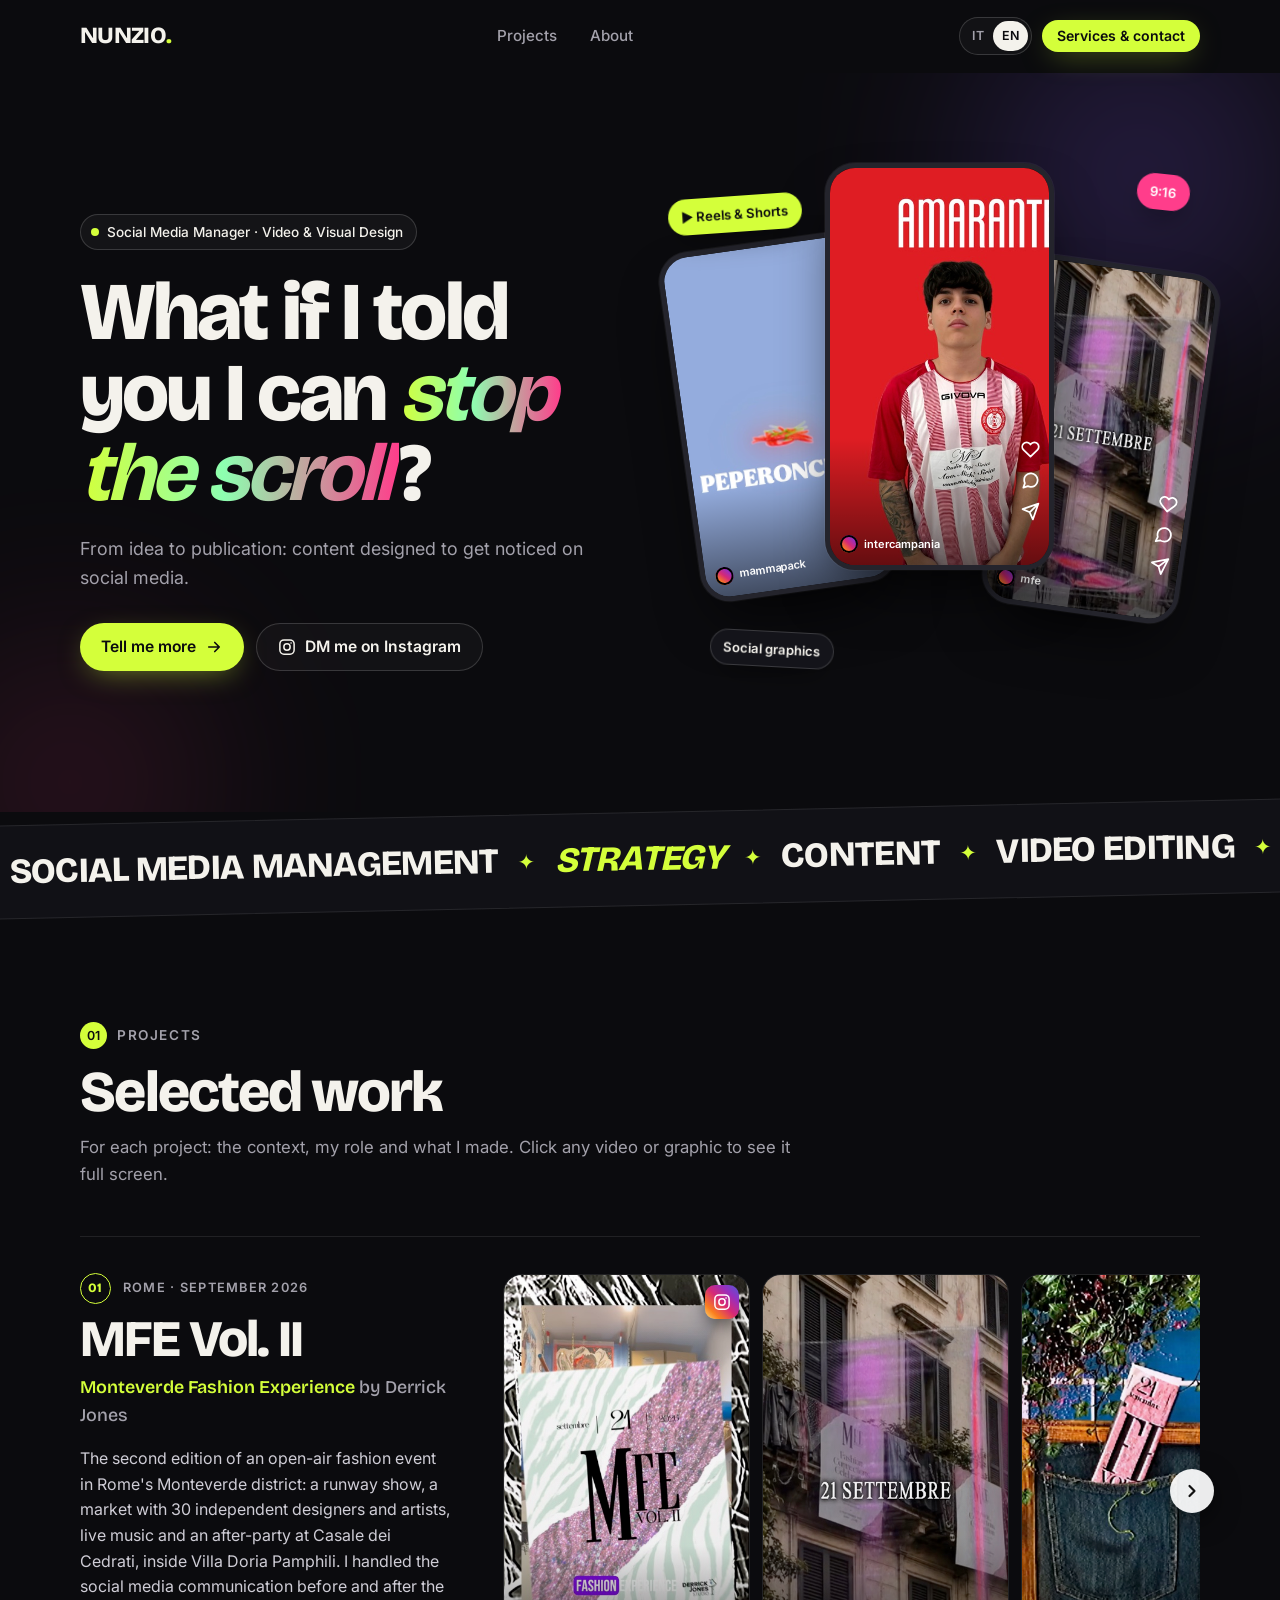
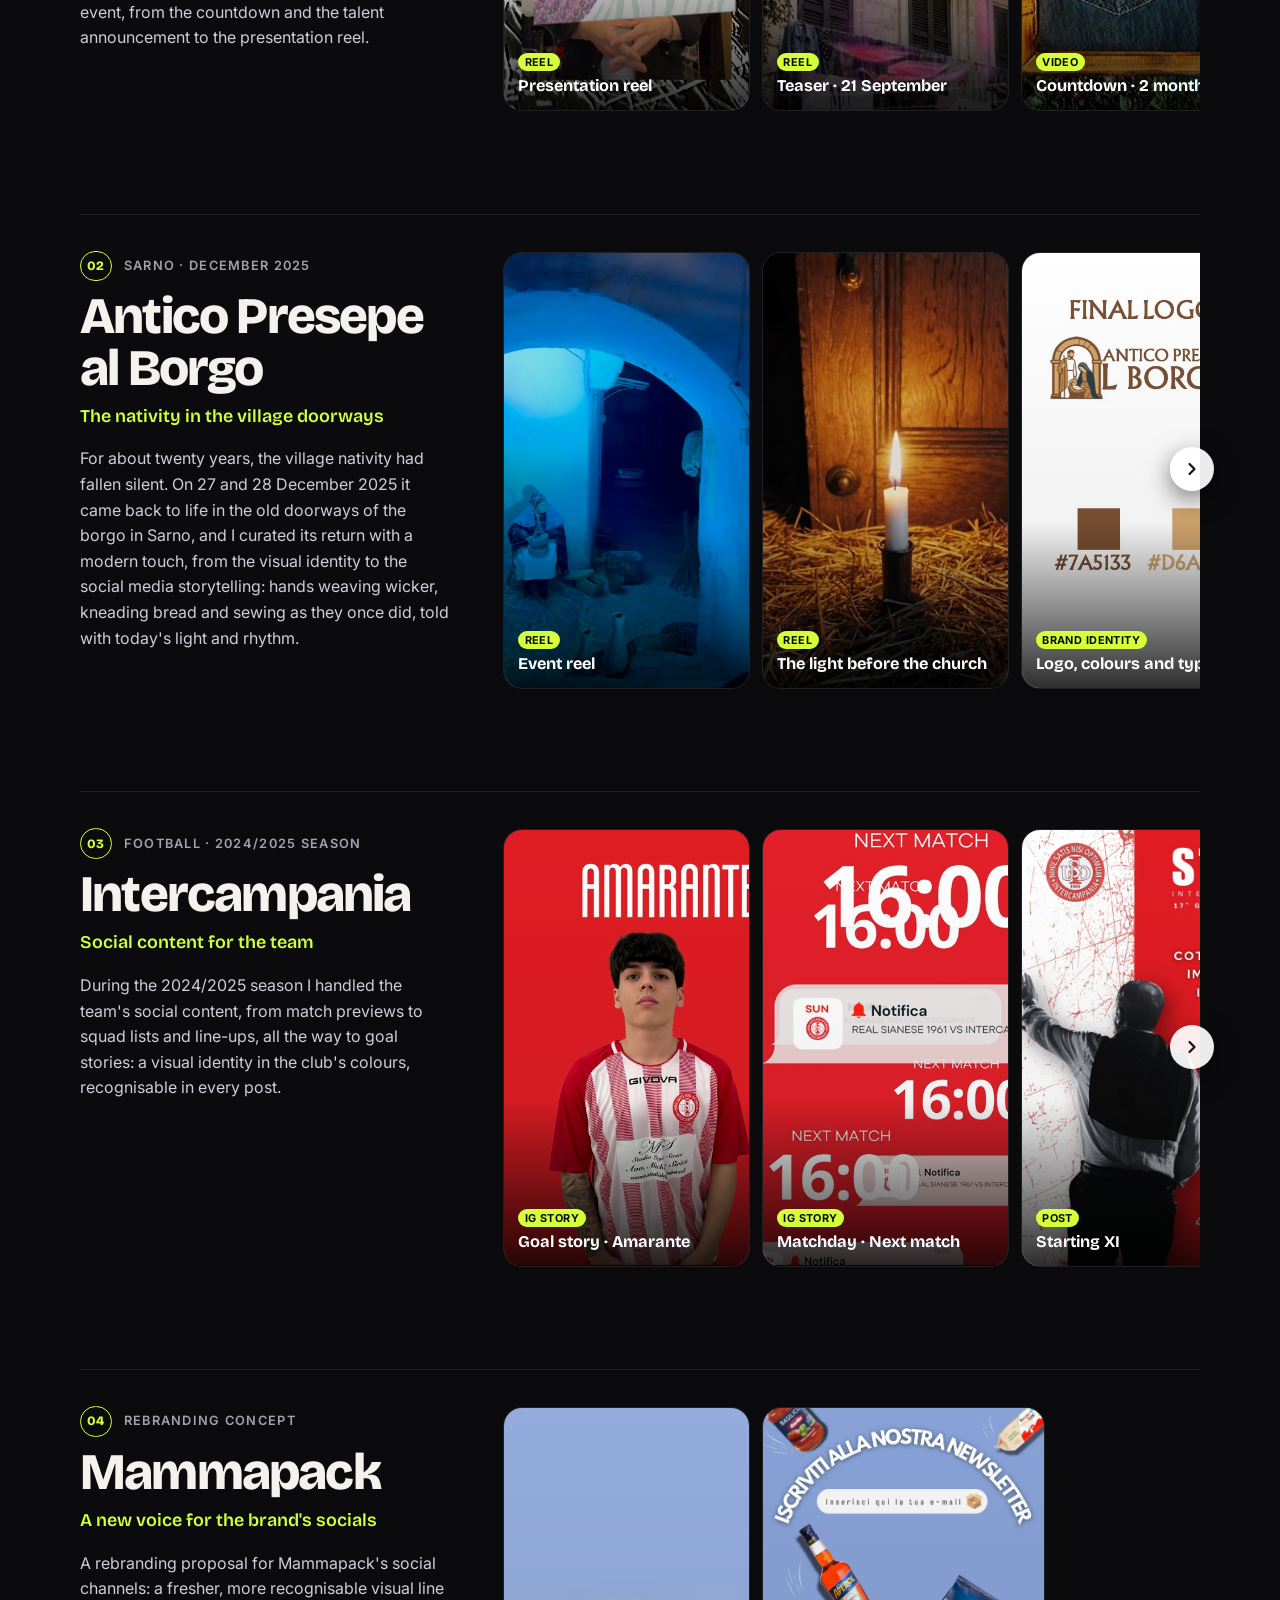
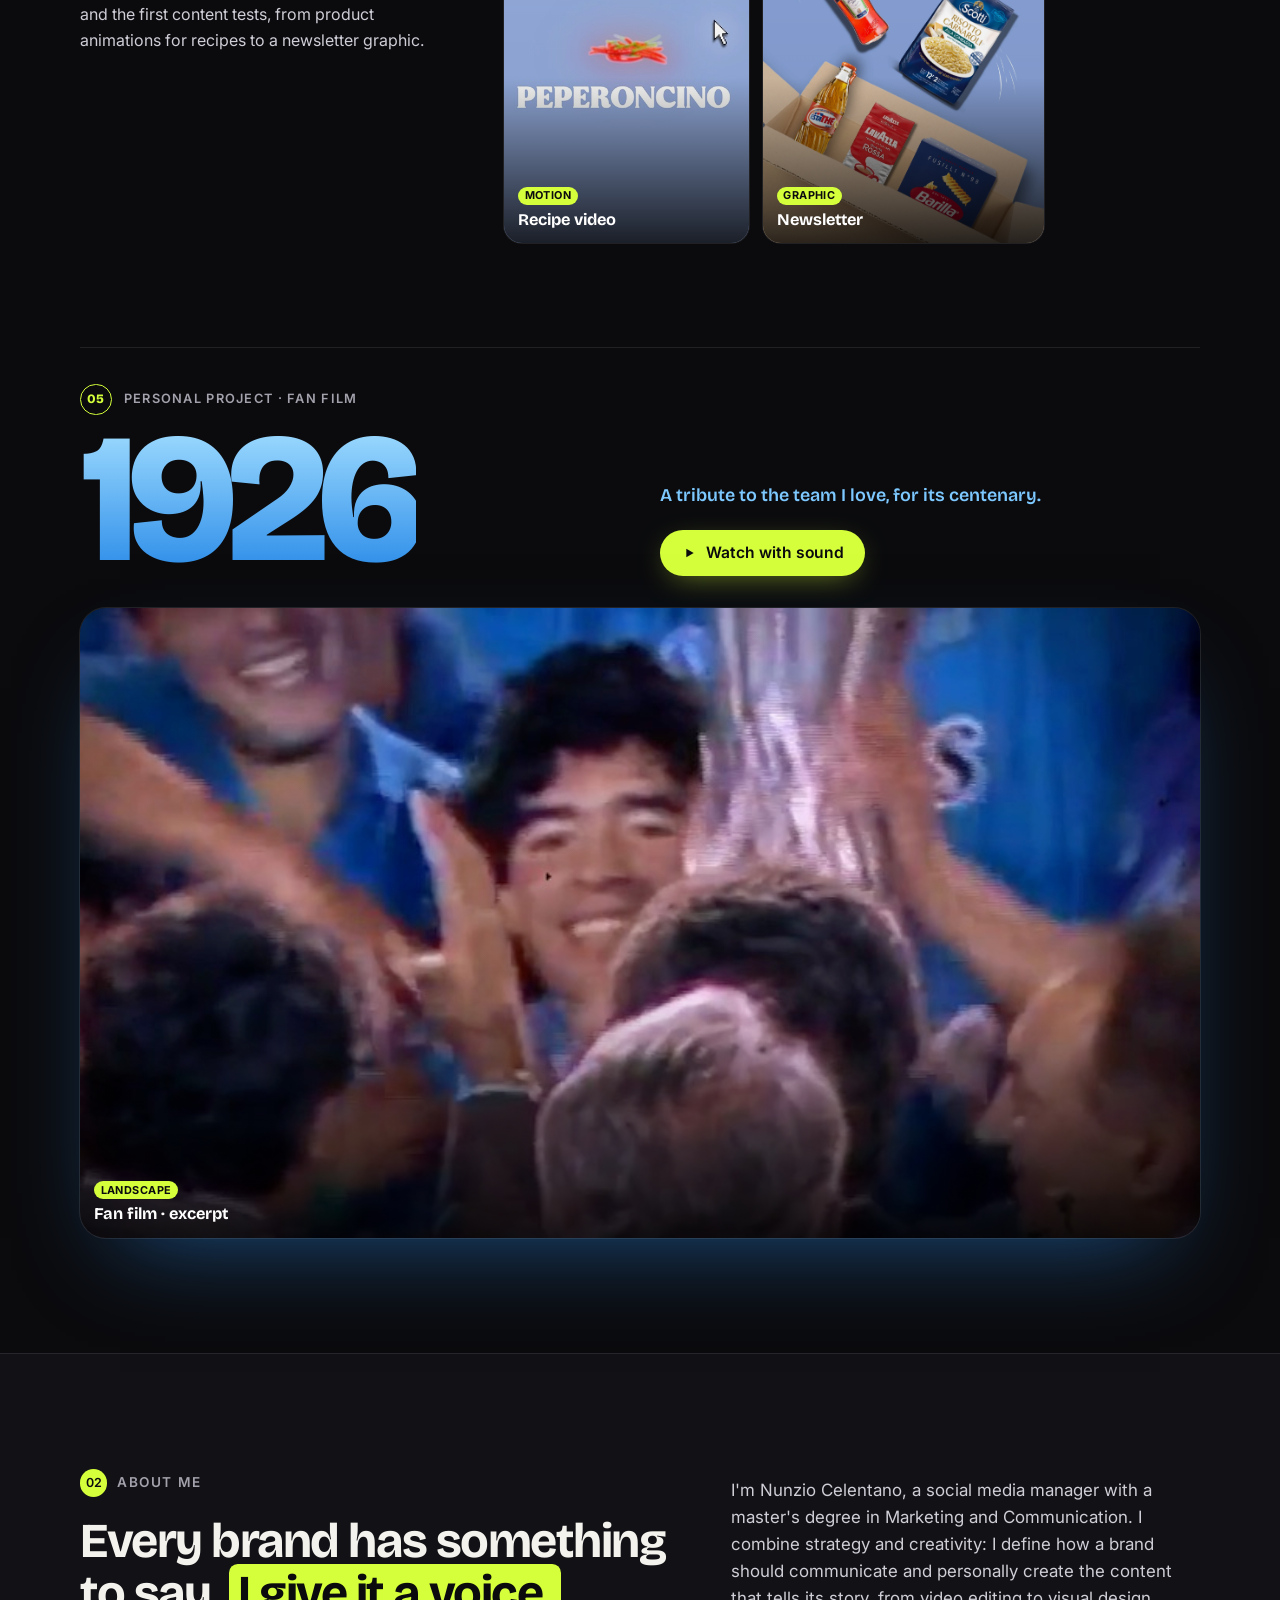
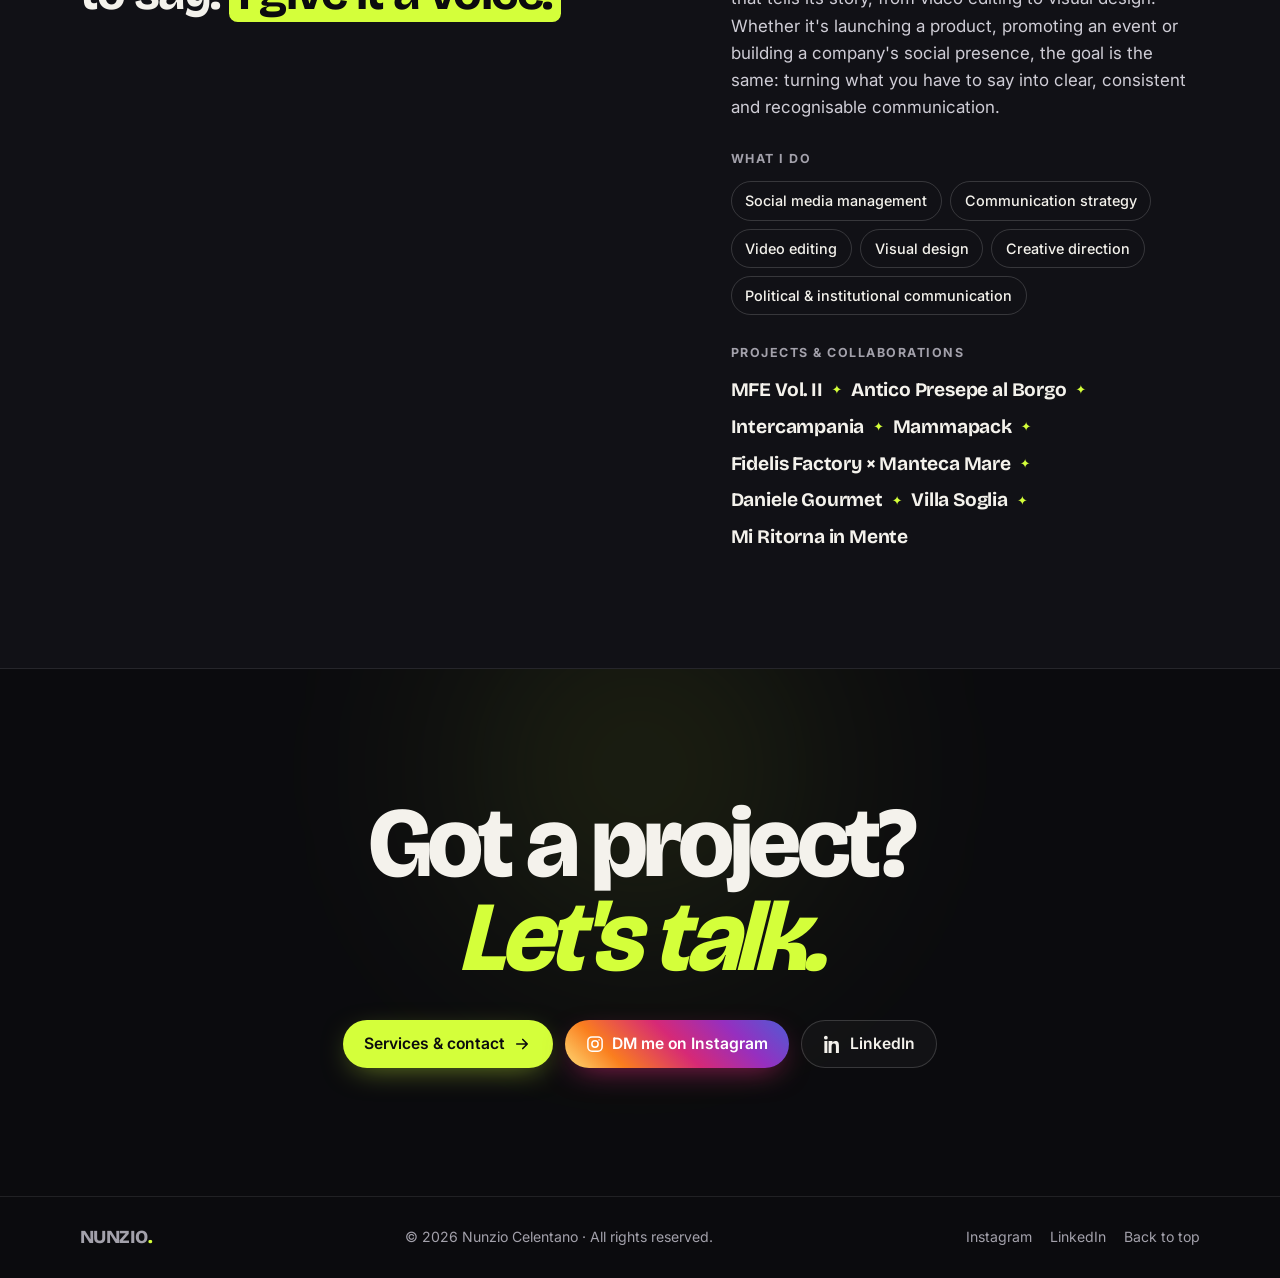
<file: index.html>
<!doctype html>
<html lang="it">
<head>
  <meta charset="utf-8">
  <meta name="viewport" content="width=device-width, initial-scale=1">
  <title>Nunzio Celentano — Social Media Manager</title>
  <meta name="description" content="Social media manager con una laurea magistrale in Marketing e Comunicazione: strategia, contenuti, video e visual design per brand, eventi e squadre sportive.">
  <meta name="theme-color" content="#0b0b0e">
  <meta property="og:title" content="Nunzio Celentano — Social Media Manager">
  <meta property="og:description" content="Ogni brand ha qualcosa da dire. Io gli do una voce.">
  <meta property="og:image" content="video/poster/intercampania-goal.jpg">
  <link rel="icon" href="data:image/svg+xml,%3Csvg xmlns='http://www.w3.org/2000/svg' viewBox='0 0 64 64'%3E%3Crect width='64' height='64' rx='16' fill='%23d4ff3a'/%3E%3Ctext x='32' y='46' font-family='Arial Black,Arial' font-weight='900' font-size='40' text-anchor='middle' fill='%230b0b0e'%3EN%3C/text%3E%3C/svg%3E">
  <link rel="preconnect" href="https://fonts.googleapis.com">
  <link rel="preconnect" href="https://fonts.gstatic.com" crossorigin>
  <link href="https://fonts.googleapis.com/css2?family=Bricolage+Grotesque:opsz,wght@12..96,400..800&family=Inter:wght@400;500;600&display=swap" rel="stylesheet">
  <link rel="stylesheet" href="assets/style.css">
</head>
<body data-page="home">

  <header class="site-header" id="top">
    <div class="wrap header-inner">
      <a href="index.html" class="logo" aria-label="Nunzio Celentano — home">NUNZIO<span>.</span></a>
      <nav class="nav" aria-label="Menu">
        <a href="#progetti" data-i18n="nav.projects">Progetti</a>
        <a href="#chi-sono" data-i18n="nav.about">Chi sono</a>
      </nav>
      <div class="header-actions">
        <button class="lang-toggle" type="button" data-i18n-aria="lang.aria" aria-label="Cambia lingua">
          <span data-l="it">IT</span><span data-l="en">EN</span>
        </button>
        <a class="btn btn-accent btn-small" href="servizi.html"><span data-i18n="nav.contact">Servizi & contatti</span></a>
      </div>
    </div>
  </header>

  <main>
    <!-- HERO -->
    <section class="hero">
      <div class="glow glow-a" aria-hidden="true"></div>
      <div class="glow glow-b" aria-hidden="true"></div>
      <div class="wrap hero-inner">
        <div class="hero-copy">
          <p class="kicker"><span class="live-dot" aria-hidden="true"></span><span data-i18n="hero.kicker">Social Media Manager · Video &amp; Visual Design</span></p>
          <h1 class="hero-title" data-i18n-html="hero.title">E se ti dicessi che riesco a <em>fermare lo scroll</em>?</h1>
          <p class="hero-sub" data-i18n="hero.sub">Dall'idea alla pubblicazione: contenuti pensati per farsi notare sui social.</p>
          <div class="hero-ctas">
            <a href="servizi.html" class="btn btn-accent"><span data-i18n="srv.cta">Dimmi di più</span>
              <svg viewBox="0 0 24 24" width="18" height="18" fill="none" stroke="currentColor" stroke-width="2.2" stroke-linecap="round" stroke-linejoin="round" aria-hidden="true"><path d="M5 12h14M13 6l6 6-6 6"/></svg></a>
            <a href="https://www.instagram.com/" class="btn btn-ghost" data-ig target="_blank" rel="noopener">
              <svg viewBox="0 0 24 24" width="18" height="18" fill="none" stroke="currentColor" stroke-width="2" stroke-linecap="round" stroke-linejoin="round" aria-hidden="true"><rect x="2.5" y="2.5" width="19" height="19" rx="5.5"/><circle cx="12" cy="12" r="4.2"/><circle cx="17.4" cy="6.6" r="1.1" fill="currentColor" stroke="none"/></svg>
              <span data-i18n="cta.ig">Scrivimi su Instagram</span></a>
          </div>
        </div>

        <div class="hero-phones" aria-hidden="true">
          <div class="phone phone-1">
            <video src="video/preview/mammapack-ricette.mp4" poster="video/poster/mammapack-ricette.jpg" muted loop playsinline autoplay preload="auto" data-hero></video>
            <div class="phone-ui"><span class="pu-icons"><i class="i-heart"></i><i class="i-comment"></i><i class="i-send"></i></span><span class="pu-user"><b></b>mammapack</span></div>
          </div>
          <div class="phone phone-2">
            <video src="video/preview/intercampania-goal.mp4" poster="video/poster/intercampania-goal.jpg" muted loop playsinline autoplay preload="auto" data-hero></video>
            <div class="phone-ui"><span class="pu-icons"><i class="i-heart"></i><i class="i-comment"></i><i class="i-send"></i></span><span class="pu-user"><b></b>intercampania</span></div>
          </div>
          <div class="phone phone-3">
            <video src="video/preview/mfe-21-settembre.mp4" poster="video/poster/mfe-21-settembre.jpg" muted loop playsinline autoplay preload="auto" data-hero></video>
            <div class="phone-ui"><span class="pu-icons"><i class="i-heart"></i><i class="i-comment"></i><i class="i-send"></i></span><span class="pu-user"><b></b>mfe</span></div>
          </div>
          <span class="float-chip chip-1">▶ Reels & Shorts</span>
          <span class="float-chip chip-2" data-i18n="hero.chip2">Grafiche social</span>
          <span class="float-chip chip-3">9:16</span>
        </div>
      </div>
    </section>

    <div class="marquee" aria-hidden="true"><div class="marquee-track"></div></div>

    <!-- PROGETTI -->
    <section id="progetti" class="section">
      <div class="wrap">
        <div class="section-head">
          <p class="eyebrow"><span class="num">01</span><span data-i18n="proj.eyebrow">Progetti</span></p>
          <h2 class="section-title" data-i18n="proj.title">Lavori selezionati</h2>
          <p class="section-sub" data-i18n="proj.sub">Per ogni progetto: il contesto, il mio ruolo e cosa ho realizzato. Clicca su video e grafiche per vederli a schermo intero.</p>
        </div>

        <div class="projects">

          <!-- MFE VOL. II -->
          <article class="project" id="mfe">
            <div class="project-copy">
              <p class="project-top"><span class="project-num">01</span><span class="project-meta" data-i18n="mfe.meta">Roma · Settembre 2026</span></p>
              <h3 class="project-title">MFE Vol. II</h3>
              <p class="project-sub">Monteverde Fashion Experience <span class="by">by Derrick Jones</span></p>
              <p class="project-text" data-i18n="mfe.text">La seconda edizione di un evento di moda all'aperto nel quartiere di Monteverde, a Roma: sfilata, market con 30 designer e artisti indipendenti, musica dal vivo e after-party al Casale dei Cedrati, dentro Villa Doria Pamphili. Ho curato la comunicazione social prima e dopo l'evento, dal countdown all'annuncio dei talenti fino al reel di presentazione.</p>
            </div>
            <div class="strip-wrap">
              <div class="strip" tabindex="0" data-i18n-aria="strip.aria" aria-label="Galleria del progetto">
                <div class="mcard" data-preview>
                  <button class="mcard-open" type="button" data-video="video/mfe-presentazione.mp4" data-group="mfe" data-title="MFE Vol. II" data-caption="mfe.m1" data-ig-url="https://www.instagram.com/p/Dc8N_D4DX6M/">
                    <video class="preview" src="video/preview/mfe-presentazione.mp4" poster="video/poster/mfe-presentazione.jpg" muted loop playsinline preload="none"></video>
                    <span class="mcard-shade" aria-hidden="true"></span>
                    <span class="mcard-label"><span class="mcard-type">Reel</span><span data-i18n="mfe.m1">Reel di presentazione</span></span>
                    <span class="play-badge" aria-hidden="true"><svg viewBox="0 0 24 24"><path d="M8 5.5v13l11-6.5z" fill="currentColor"/></svg></span>
                  </button>
                  <a class="ig-chip" href="https://www.instagram.com/p/Dc8N_D4DX6M/" target="_blank" rel="noopener" data-i18n-aria="ig.view" aria-label="Guarda su Instagram"><svg viewBox="0 0 24 24" fill="none" stroke="currentColor" stroke-width="2" stroke-linecap="round" stroke-linejoin="round" aria-hidden="true"><rect x="2.5" y="2.5" width="19" height="19" rx="5.5"/><circle cx="12" cy="12" r="4.2"/><circle cx="17.4" cy="6.6" r="1.1" fill="currentColor" stroke="none"/></svg></a>
                </div>
                <div class="mcard" data-preview>
                  <button class="mcard-open" type="button" data-video="video/mfe-21-settembre.mp4" data-group="mfe" data-title="MFE Vol. II" data-caption="mfe.m2">
                    <video class="preview" src="video/preview/mfe-21-settembre.mp4" poster="video/poster/mfe-21-settembre.jpg" muted loop playsinline preload="none"></video>
                    <span class="mcard-shade" aria-hidden="true"></span>
                    <span class="mcard-label"><span class="mcard-type">Reel</span><span data-i18n="mfe.m2">Teaser · 21 settembre</span></span>
                    <span class="play-badge" aria-hidden="true"><svg viewBox="0 0 24 24"><path d="M8 5.5v13l11-6.5z" fill="currentColor"/></svg></span>
                  </button>
                </div>
                <div class="mcard r-45" data-preview>
                  <button class="mcard-open" type="button" data-video="video/mfe-countdown.mp4" data-group="mfe" data-title="MFE Vol. II" data-caption="mfe.m3">
                    <video class="preview" src="video/preview/mfe-countdown.mp4" poster="video/poster/mfe-countdown.jpg" muted loop playsinline preload="none"></video>
                    <span class="mcard-shade" aria-hidden="true"></span>
                    <span class="mcard-label"><span class="mcard-type">Video</span><span data-i18n="mfe.m3">Countdown · 2 mesi</span></span>
                    <span class="play-badge" aria-hidden="true"><svg viewBox="0 0 24 24"><path d="M8 5.5v13l11-6.5z" fill="currentColor"/></svg></span>
                  </button>
                </div>
                <div class="mcard r-45">
                  <button class="mcard-open" type="button" data-img="grafiche/mfe-one-month.jpg" data-group="mfe" data-title="MFE Vol. II" data-caption="mfe.m4" data-ig-url="https://www.instagram.com/p/DcTZKIrFRBf/">
                    <img src="grafiche/mfe-one-month.jpg" width="1122" height="1402" alt="Locandina MFE Vol. 2: ragazzo di spalle con giacca di pelle e la scritta Just one month to MFE" loading="lazy">
                    <span class="mcard-shade" aria-hidden="true"></span>
                    <span class="mcard-label"><span class="mcard-type" data-i18n="type.gfx">Grafica</span><span data-i18n="mfe.m4">Countdown · 1 mese</span></span>
                  </button>
                  <a class="ig-chip" href="https://www.instagram.com/p/DcTZKIrFRBf/" target="_blank" rel="noopener" data-i18n-aria="ig.view" aria-label="Guarda su Instagram"><svg viewBox="0 0 24 24" fill="none" stroke="currentColor" stroke-width="2" stroke-linecap="round" stroke-linejoin="round" aria-hidden="true"><rect x="2.5" y="2.5" width="19" height="19" rx="5.5"/><circle cx="12" cy="12" r="4.2"/><circle cx="17.4" cy="6.6" r="1.1" fill="currentColor" stroke="none"/></svg></a>
                </div>
                <div class="mcard r-45">
                  <button class="mcard-open" type="button" data-img="grafiche/mfe-meet-the-talent.jpg" data-group="mfe" data-title="MFE Vol. II" data-caption="mfe.m5" data-ig-url="https://www.instagram.com/p/DdZBfJAG3_C/">
                    <img src="grafiche/mfe-meet-the-talent.jpg" width="1122" height="1402" alt="Grafica Meet the MFE talent con l'elenco dei 30 designer e artisti" loading="lazy">
                    <span class="mcard-shade" aria-hidden="true"></span>
                    <span class="mcard-label"><span class="mcard-type" data-i18n="type.gfx">Grafica</span><span data-i18n="mfe.m5">Meet the talent</span></span>
                  </button>
                  <a class="ig-chip" href="https://www.instagram.com/p/DdZBfJAG3_C/" target="_blank" rel="noopener" data-i18n-aria="ig.view" aria-label="Guarda su Instagram"><svg viewBox="0 0 24 24" fill="none" stroke="currentColor" stroke-width="2" stroke-linecap="round" stroke-linejoin="round" aria-hidden="true"><rect x="2.5" y="2.5" width="19" height="19" rx="5.5"/><circle cx="12" cy="12" r="4.2"/><circle cx="17.4" cy="6.6" r="1.1" fill="currentColor" stroke="none"/></svg></a>
                </div>
              </div>
              <button class="strip-btn strip-prev" type="button" data-i18n-aria="strip.prev" aria-label="Indietro"><svg viewBox="0 0 24 24"><path d="M15 18l-6-6 6-6"/></svg></button>
              <button class="strip-btn strip-next" type="button" data-i18n-aria="strip.next" aria-label="Avanti"><svg viewBox="0 0 24 24"><path d="M9 18l6-6-6-6"/></svg></button>
            </div>
          </article>

          <!-- ANTICO PRESEPE AL BORGO -->
          <article class="project" id="presepe">
            <div class="project-copy">
              <p class="project-top"><span class="project-num">02</span><span class="project-meta" data-i18n="pre.meta">Sarno · Dicembre 2025</span></p>
              <h3 class="project-title">Antico Presepe al Borgo</h3>
              <p class="project-sub" data-i18n="pre.sub">Il presepe nei portoni del borgo</p>
              <p class="project-text" data-i18n="pre.text">Per circa vent'anni il presepe del borgo era rimasto in silenzio. Il 27 e 28 dicembre 2025 è tornato a vivere nei portoni del borgo di Sarno, e ho curato il suo ritorno con una chiave moderna, dall'identità visiva al racconto sui social: mani che intrecciano il vimini, impastano il pane e cuciono come una volta, raccontate con la luce e il ritmo di oggi.</p>
            </div>
            <div class="strip-wrap">
              <div class="strip" tabindex="0" data-i18n-aria="strip.aria" aria-label="Galleria del progetto">
                <div class="mcard" data-preview>
                  <button class="mcard-open" type="button" data-video="video/antico-presepe.mp4" data-group="presepe" data-title="Antico Presepe al Borgo" data-caption="pre.m1">
                    <video class="preview" src="video/preview/antico-presepe.mp4" poster="video/poster/antico-presepe.jpg" muted loop playsinline preload="none"></video>
                    <span class="mcard-shade" aria-hidden="true"></span>
                    <span class="mcard-label"><span class="mcard-type">Reel</span><span data-i18n="pre.m1">Reel dell'evento</span></span>
                    <span class="play-badge" aria-hidden="true"><svg viewBox="0 0 24 24"><path d="M8 5.5v13l11-6.5z" fill="currentColor"/></svg></span>
                  </button>
                </div>
                <div class="mcard" data-preview>
                  <button class="mcard-open" type="button" data-video="video/presepe-luce.mp4" data-group="presepe" data-title="Antico Presepe al Borgo" data-caption="pre.m6">
                    <video class="preview" src="video/preview/presepe-luce.mp4" poster="video/poster/presepe-luce.jpg" muted loop playsinline preload="none"></video>
                    <span class="mcard-shade" aria-hidden="true"></span>
                    <span class="mcard-label"><span class="mcard-type">Reel</span><span data-i18n="pre.m6">La luce davanti alla chiesa</span></span>
                    <span class="play-badge" aria-hidden="true"><svg viewBox="0 0 24 24"><path d="M8 5.5v13l11-6.5z" fill="currentColor"/></svg></span>
                  </button>
                </div>
                <div class="mcard r-land">
                  <button class="mcard-open" type="button" data-img="grafiche/presepe-brand-identity-1.jpg" data-group="presepe" data-title="Antico Presepe al Borgo" data-caption="pre.m7">
                    <img src="grafiche/presepe-brand-identity-1.jpg" width="1400" height="787" alt="Brand identity Antico Presepe al Borgo: logo, monogramma, wordmark, palette e tipografia" loading="lazy">
                    <span class="mcard-shade" aria-hidden="true"></span>
                    <span class="mcard-label"><span class="mcard-type">Brand identity</span><span data-i18n="pre.m7">Logo, colori e font</span></span>
                  </button>
                </div>
                <div class="mcard r-land">
                  <button class="mcard-open" type="button" data-img="grafiche/presepe-brand-identity-2.jpg" data-group="presepe" data-title="Antico Presepe al Borgo" data-caption="pre.m8">
                    <img src="grafiche/presepe-brand-identity-2.jpg" width="1400" height="787" alt="Brand identity Antico Presepe al Borgo: il logo su tre sfondi diversi" loading="lazy">
                    <span class="mcard-shade" aria-hidden="true"></span>
                    <span class="mcard-label"><span class="mcard-type">Brand identity</span><span data-i18n="pre.m8">Il logo sui diversi sfondi</span></span>
                  </button>
                </div>
                <div class="mcard r-45">
                  <button class="mcard-open" type="button" data-img="grafiche/presepe-1.webp" data-group="presepe" data-title="Antico Presepe al Borgo" data-caption="pre.m2">
                    <img src="grafiche/presepe-1.webp" width="1080" height="1350" alt="Antico Presepe al Borgo: donna che intreccia un cesto di vimini" loading="lazy">
                    <span class="mcard-shade" aria-hidden="true"></span>
                    <span class="mcard-label"><span class="mcard-type">Post 1/4</span><span data-i18n="pre.m2">Il vimini</span></span>
                  </button>
                </div>
                <div class="mcard r-45">
                  <button class="mcard-open" type="button" data-img="grafiche/presepe-2.webp" data-group="presepe" data-title="Antico Presepe al Borgo" data-caption="pre.m3">
                    <img src="grafiche/presepe-2.webp" width="1080" height="1350" alt="Antico Presepe al Borgo: mano che gioca a carte napoletane" loading="lazy">
                    <span class="mcard-shade" aria-hidden="true"></span>
                    <span class="mcard-label"><span class="mcard-type">Post 2/4</span><span data-i18n="pre.m3">Le carte</span></span>
                  </button>
                </div>
                <div class="mcard r-45">
                  <button class="mcard-open" type="button" data-img="grafiche/presepe-3.webp" data-group="presepe" data-title="Antico Presepe al Borgo" data-caption="pre.m4">
                    <img src="grafiche/presepe-3.webp" width="1080" height="1350" alt="Antico Presepe al Borgo: mani che impastano il pane" loading="lazy">
                    <span class="mcard-shade" aria-hidden="true"></span>
                    <span class="mcard-label"><span class="mcard-type">Post 3/4</span><span data-i18n="pre.m4">Il pane</span></span>
                  </button>
                </div>
                <div class="mcard r-45">
                  <button class="mcard-open" type="button" data-img="grafiche/presepe-4.webp" data-group="presepe" data-title="Antico Presepe al Borgo" data-caption="pre.m5">
                    <img src="grafiche/presepe-4.webp" width="1080" height="1350" alt="Antico Presepe al Borgo: mani che cuciono con filo giallo" loading="lazy">
                    <span class="mcard-shade" aria-hidden="true"></span>
                    <span class="mcard-label"><span class="mcard-type">Post 4/4</span><span data-i18n="pre.m5">Il filo</span></span>
                  </button>
                </div>
              </div>
              <button class="strip-btn strip-prev" type="button" data-i18n-aria="strip.prev" aria-label="Indietro"><svg viewBox="0 0 24 24"><path d="M15 18l-6-6 6-6"/></svg></button>
              <button class="strip-btn strip-next" type="button" data-i18n-aria="strip.next" aria-label="Avanti"><svg viewBox="0 0 24 24"><path d="M9 18l6-6-6-6"/></svg></button>
            </div>
          </article>

          <!-- INTERCAMPANIA -->
          <article class="project" id="intercampania">
            <div class="project-copy">
              <p class="project-top"><span class="project-num">03</span><span class="project-meta" data-i18n="int.meta">Calcio · Stagione 2024/2025</span></p>
              <h3 class="project-title">Intercampania</h3>
              <p class="project-sub" data-i18n="int.sub">Contenuti social per la squadra</p>
              <p class="project-text" data-i18n="int.text">Durante la stagione 2024/2025 ho curato i contenuti social della squadra, dalla presentazione delle partite a convocati e formazioni, fino alle storie dedicate ai gol: un'identità grafica nei colori del club, riconoscibile in ogni uscita.</p>
            </div>
            <div class="strip-wrap">
              <div class="strip" tabindex="0" data-i18n-aria="strip.aria" aria-label="Galleria del progetto">
                <div class="mcard" data-preview>
                  <button class="mcard-open" type="button" data-video="video/intercampania-goal.mp4" data-group="intercampania" data-title="Intercampania" data-caption="int.m1">
                    <video class="preview" src="video/preview/intercampania-goal.mp4" poster="video/poster/intercampania-goal.jpg" muted loop playsinline preload="none"></video>
                    <span class="mcard-shade" aria-hidden="true"></span>
                    <span class="mcard-label"><span class="mcard-type" data-i18n="type.story">Storia IG</span><span data-i18n="int.m1">Storia goal · Amarante</span></span>
                    <span class="play-badge" aria-hidden="true"><svg viewBox="0 0 24 24"><path d="M8 5.5v13l11-6.5z" fill="currentColor"/></svg></span>
                  </button>
                </div>
                <div class="mcard" data-preview>
                  <button class="mcard-open" type="button" data-video="video/intercampania-matchday.mp4" data-group="intercampania" data-title="Intercampania" data-caption="int.m2">
                    <video class="preview" src="video/preview/intercampania-matchday.mp4" poster="video/poster/intercampania-matchday.jpg" muted loop playsinline preload="none"></video>
                    <span class="mcard-shade" aria-hidden="true"></span>
                    <span class="mcard-label"><span class="mcard-type" data-i18n="type.story">Storia IG</span><span data-i18n="int.m2">Matchday · Next match</span></span>
                    <span class="play-badge" aria-hidden="true"><svg viewBox="0 0 24 24"><path d="M8 5.5v13l11-6.5z" fill="currentColor"/></svg></span>
                  </button>
                </div>
                <div class="mcard r-11">
                  <button class="mcard-open" type="button" data-img="grafiche/intercampania-starting-xi.webp" data-group="intercampania" data-title="Intercampania" data-caption="int.m3">
                    <img src="grafiche/intercampania-starting-xi.webp" width="1080" height="1080" alt="Grafica Intercampania: formazione titolare contro AC Bracigliano" loading="lazy">
                    <span class="mcard-shade" aria-hidden="true"></span>
                    <span class="mcard-label"><span class="mcard-type">Post</span><span data-i18n="int.m3">Starting XI</span></span>
                  </button>
                </div>
                <div class="mcard r-11">
                  <button class="mcard-open" type="button" data-img="grafiche/intercampania-convocati.webp" data-group="intercampania" data-title="Intercampania" data-caption="int.m4">
                    <img src="grafiche/intercampania-convocati.webp" width="1080" height="1080" alt="Grafica Intercampania: elenco dei convocati per ruolo" loading="lazy">
                    <span class="mcard-shade" aria-hidden="true"></span>
                    <span class="mcard-label"><span class="mcard-type">Post</span><span data-i18n="int.m4">Convocati</span></span>
                  </button>
                </div>
                <div class="mcard r-11">
                  <button class="mcard-open" type="button" data-img="grafiche/intercampania-matchday.webp" data-group="intercampania" data-title="Intercampania" data-caption="int.m5">
                    <img src="grafiche/intercampania-matchday.webp" width="1080" height="1080" alt="Grafica Intercampania: match day contro Real Filetta Pezzano" loading="lazy">
                    <span class="mcard-shade" aria-hidden="true"></span>
                    <span class="mcard-label"><span class="mcard-type">Post</span><span data-i18n="int.m5">Match day</span></span>
                  </button>
                </div>
              </div>
              <button class="strip-btn strip-prev" type="button" data-i18n-aria="strip.prev" aria-label="Indietro"><svg viewBox="0 0 24 24"><path d="M15 18l-6-6 6-6"/></svg></button>
              <button class="strip-btn strip-next" type="button" data-i18n-aria="strip.next" aria-label="Avanti"><svg viewBox="0 0 24 24"><path d="M9 18l6-6-6-6"/></svg></button>
            </div>
          </article>

          <!-- MAMMAPACK -->
          <article class="project" id="mammapack">
            <div class="project-copy">
              <p class="project-top"><span class="project-num">04</span><span class="project-meta" data-i18n="mam.meta">Concept di rebranding</span></p>
              <h3 class="project-title">Mammapack</h3>
              <p class="project-sub" data-i18n="mam.sub">Una nuova voce per i social del brand</p>
              <p class="project-text" data-i18n="mam.text">Una proposta di rebranding per i social di Mammapack: una linea grafica più fresca e riconoscibile e le prime prove di contenuto, dalle animazioni dei prodotti per le ricette alla grafica per la newsletter.</p>
            </div>
            <div class="strip-wrap">
              <div class="strip" tabindex="0" data-i18n-aria="strip.aria" aria-label="Galleria del progetto">
                <div class="mcard" data-preview>
                  <button class="mcard-open" type="button" data-video="video/mammapack-ricette.mp4" data-group="mammapack" data-title="Mammapack" data-caption="mam.m1">
                    <video class="preview" src="video/preview/mammapack-ricette.mp4" poster="video/poster/mammapack-ricette.jpg" muted loop playsinline preload="none"></video>
                    <span class="mcard-shade" aria-hidden="true"></span>
                    <span class="mcard-label"><span class="mcard-type">Motion</span><span data-i18n="mam.m1">Video per le ricette</span></span>
                    <span class="play-badge" aria-hidden="true"><svg viewBox="0 0 24 24"><path d="M8 5.5v13l11-6.5z" fill="currentColor"/></svg></span>
                  </button>
                </div>
                <div class="mcard r-tall">
                  <button class="mcard-open" type="button" data-img="grafiche/mammapack-newsletter.webp" data-group="mammapack" data-title="Mammapack" data-caption="mam.m2">
                    <img src="grafiche/mammapack-newsletter.webp" width="1294" height="2000" alt="Grafica Mammapack: iscriviti alla newsletter, con prodotti italiani che cadono in una scatola" loading="lazy">
                    <span class="mcard-shade" aria-hidden="true"></span>
                    <span class="mcard-label"><span class="mcard-type" data-i18n="type.gfx">Grafica</span><span data-i18n="mam.m2">Newsletter</span></span>
                  </button>
                </div>
              </div>
            </div>
          </article>

          <!-- 1926 -->
          <article class="project project-feature" id="p1926">
            <div class="feature-head">
              <div>
                <p class="project-top"><span class="project-num">05</span><span class="project-meta" data-i18n="p26.meta">Progetto personale · Fan film</span></p>
                <h3 class="feature-title">1926</h3>
              </div>
              <div class="feature-side">
                <p class="project-sub" data-i18n="p26.sub">Un tributo alla mia squadra del cuore per il centenario.</p>
                <button class="btn btn-accent" type="button" data-open="#p1926-video">
                  <svg viewBox="0 0 24 24" width="16" height="16" aria-hidden="true"><path d="M8 5.5v13l11-6.5z" fill="currentColor"/></svg>
                  <span data-i18n="p26.cta">Guarda con l'audio</span></button>
              </div>
            </div>
            <div class="mcard r-169 feature-video" data-preview data-inview>
              <button class="mcard-open" id="p1926-video" type="button" data-video="video/1926-estratto.mp4" data-rotate data-group="p1926" data-title="1926" data-caption="p26.m1">
                <video class="preview" src="video/preview/1926-estratto.mp4" poster="video/poster/1926-estratto.jpg" muted loop playsinline preload="none"></video>
                <span class="mcard-shade" aria-hidden="true"></span>
                <span class="mcard-label"><span class="mcard-type" data-i18n="type.land">Orizzontale</span><span data-i18n="p26.m1">Fan film · estratto</span></span>
                <span class="play-badge" aria-hidden="true"><svg viewBox="0 0 24 24"><path d="M8 5.5v13l11-6.5z" fill="currentColor"/></svg></span>
              </button>
            </div>
          </article>

        </div>
      </div>
    </section>

    <!-- CHI SONO -->
    <section id="chi-sono" class="section about">
      <div class="wrap about-grid">
        <div>
          <p class="eyebrow"><span class="num">02</span><span data-i18n="about.eyebrow">Chi sono</span></p>
          <h2 class="about-statement" data-i18n-html="about.statement">Ogni brand ha qualcosa da dire. <span class="hl">Io gli do una voce.</span></h2>
        </div>
        <div class="about-side">
          <p data-i18n="about.p1">Sono Nunzio Celentano, social media manager con una laurea magistrale in Marketing e Comunicazione. Unisco strategia e creatività: definisco come un brand deve comunicare e realizzo in prima persona i contenuti che lo raccontano, dal video editing al visual design. Che si tratti di lanciare un prodotto, promuovere un evento o costruire la presenza social di una realtà, l'obiettivo è lo stesso: trasformare ciò che hai da dire in una comunicazione chiara, coerente e riconoscibile.</p>
          <p class="mini-label" data-i18n="about.skills">Cosa faccio</p>
          <ul class="chips">
            <li data-i18n="skill.1">Social media management</li>
            <li data-i18n="skill.2">Strategia di comunicazione</li>
            <li data-i18n="skill.3">Video editing</li>
            <li data-i18n="skill.4">Visual design</li>
            <li data-i18n="skill.5">Direzione creativa</li>
            <li data-i18n="skill.6">Comunicazione politica e istituzionale</li>
          </ul>
          <p class="mini-label" data-i18n="about.clients">Progetti e collaborazioni</p>
          <ul class="client-list">
            <li>MFE Vol. II</li>
            <li>Antico Presepe al Borgo</li>
            <li>Intercampania</li>
            <li>Mammapack</li>
            <li>Fidelis Factory × Manteca Mare</li>
            <li>Daniele Gourmet</li>
            <li>Villa Soglia</li>
            <li>Mi Ritorna in Mente</li>
          </ul>
        </div>
      </div>
    </section>

    <!-- CTA -->
    <section class="cta-band">
      <div class="glow glow-c" aria-hidden="true"></div>
      <div class="wrap cta-inner">
        <h2 class="cta-title" data-i18n-html="cta.title">Hai un progetto?<br><span class="outline">Parliamone.</span></h2>
        <div class="cta-actions">
          <a class="btn btn-accent" href="servizi.html"><span data-i18n="nav.contact">Servizi & contatti</span>
            <svg viewBox="0 0 24 24" width="18" height="18" fill="none" stroke="currentColor" stroke-width="2.2" stroke-linecap="round" stroke-linejoin="round" aria-hidden="true"><path d="M5 12h14M13 6l6 6-6 6"/></svg></a>
          <a class="btn btn-ig" href="https://www.instagram.com/" data-ig target="_blank" rel="noopener">
            <svg viewBox="0 0 24 24" width="18" height="18" fill="none" stroke="currentColor" stroke-width="2" stroke-linecap="round" stroke-linejoin="round" aria-hidden="true"><rect x="2.5" y="2.5" width="19" height="19" rx="5.5"/><circle cx="12" cy="12" r="4.2"/><circle cx="17.4" cy="6.6" r="1.1" fill="currentColor" stroke="none"/></svg>
            <span data-i18n="cta.ig">Scrivimi su Instagram</span></a>
          <a class="btn btn-ghost" href="https://www.linkedin.com/" data-linkedin target="_blank" rel="noopener" hidden>
            <svg viewBox="0 0 24 24" width="18" height="18" fill="currentColor" aria-hidden="true"><path d="M4.98 3.5a2.5 2.5 0 1 1-5 0 2.5 2.5 0 0 1 5 0zM.5 8h4v16h-4V8zm7 0h3.8v2.2h.06c.53-1 1.83-2.2 3.77-2.2 4.03 0 4.77 2.65 4.77 6.1V24h-4v-8.1c0-1.93-.04-4.42-2.7-4.42-2.7 0-3.11 2.1-3.11 4.28V24h-4V8z"/></svg>
            LinkedIn</a>
        </div>
      </div>
    </section>
  </main>

  <footer class="site-footer">
    <div class="wrap footer-inner">
      <span class="logo logo-small">NUNZIO<span>.</span></span>
      <span class="foot-copy">© <span data-year></span> Nunzio Celentano · <span data-i18n="footer.rights">Tutti i diritti riservati.</span></span>
      <span class="foot-links">
        <a href="https://www.instagram.com/" data-ig-profile target="_blank" rel="noopener">Instagram</a>
        <a href="https://www.linkedin.com/" data-linkedin target="_blank" rel="noopener" hidden>LinkedIn</a>
        <a href="#top" data-i18n="footer.top">Torna su</a>
      </span>
    </div>
  </footer>

  <dialog class="lightbox" data-i18n-aria="lb.aria" aria-label="Visualizzatore">
    <div class="lb-stage"></div>
    <div class="lb-caption"><strong class="lb-title"></strong><span class="lb-sub"></span>
      <a class="lb-ig" href="https://www.instagram.com/" target="_blank" rel="noopener" hidden><svg viewBox="0 0 24 24" fill="none" stroke="currentColor" stroke-width="2" stroke-linecap="round" stroke-linejoin="round" aria-hidden="true"><rect x="2.5" y="2.5" width="19" height="19" rx="5.5"/><circle cx="12" cy="12" r="4.2"/><circle cx="17.4" cy="6.6" r="1.1" fill="currentColor" stroke="none"/></svg><span data-i18n="ig.view">Guarda su Instagram</span></a></div>
    <button class="lb-btn lb-close" type="button" data-i18n-aria="lb.close" aria-label="Chiudi"><svg viewBox="0 0 24 24"><path d="M18 6L6 18M6 6l12 12"/></svg></button>
    <button class="lb-btn lb-prev" type="button" data-i18n-aria="lb.prev" aria-label="Precedente"><svg viewBox="0 0 24 24"><path d="M15 18l-6-6 6-6"/></svg></button>
    <button class="lb-btn lb-next" type="button" data-i18n-aria="lb.next" aria-label="Successivo"><svg viewBox="0 0 24 24"><path d="M9 18l6-6-6-6"/></svg></button>
  </dialog>

  <script src="assets/main.js"></script>
</body>
</html>
</file>
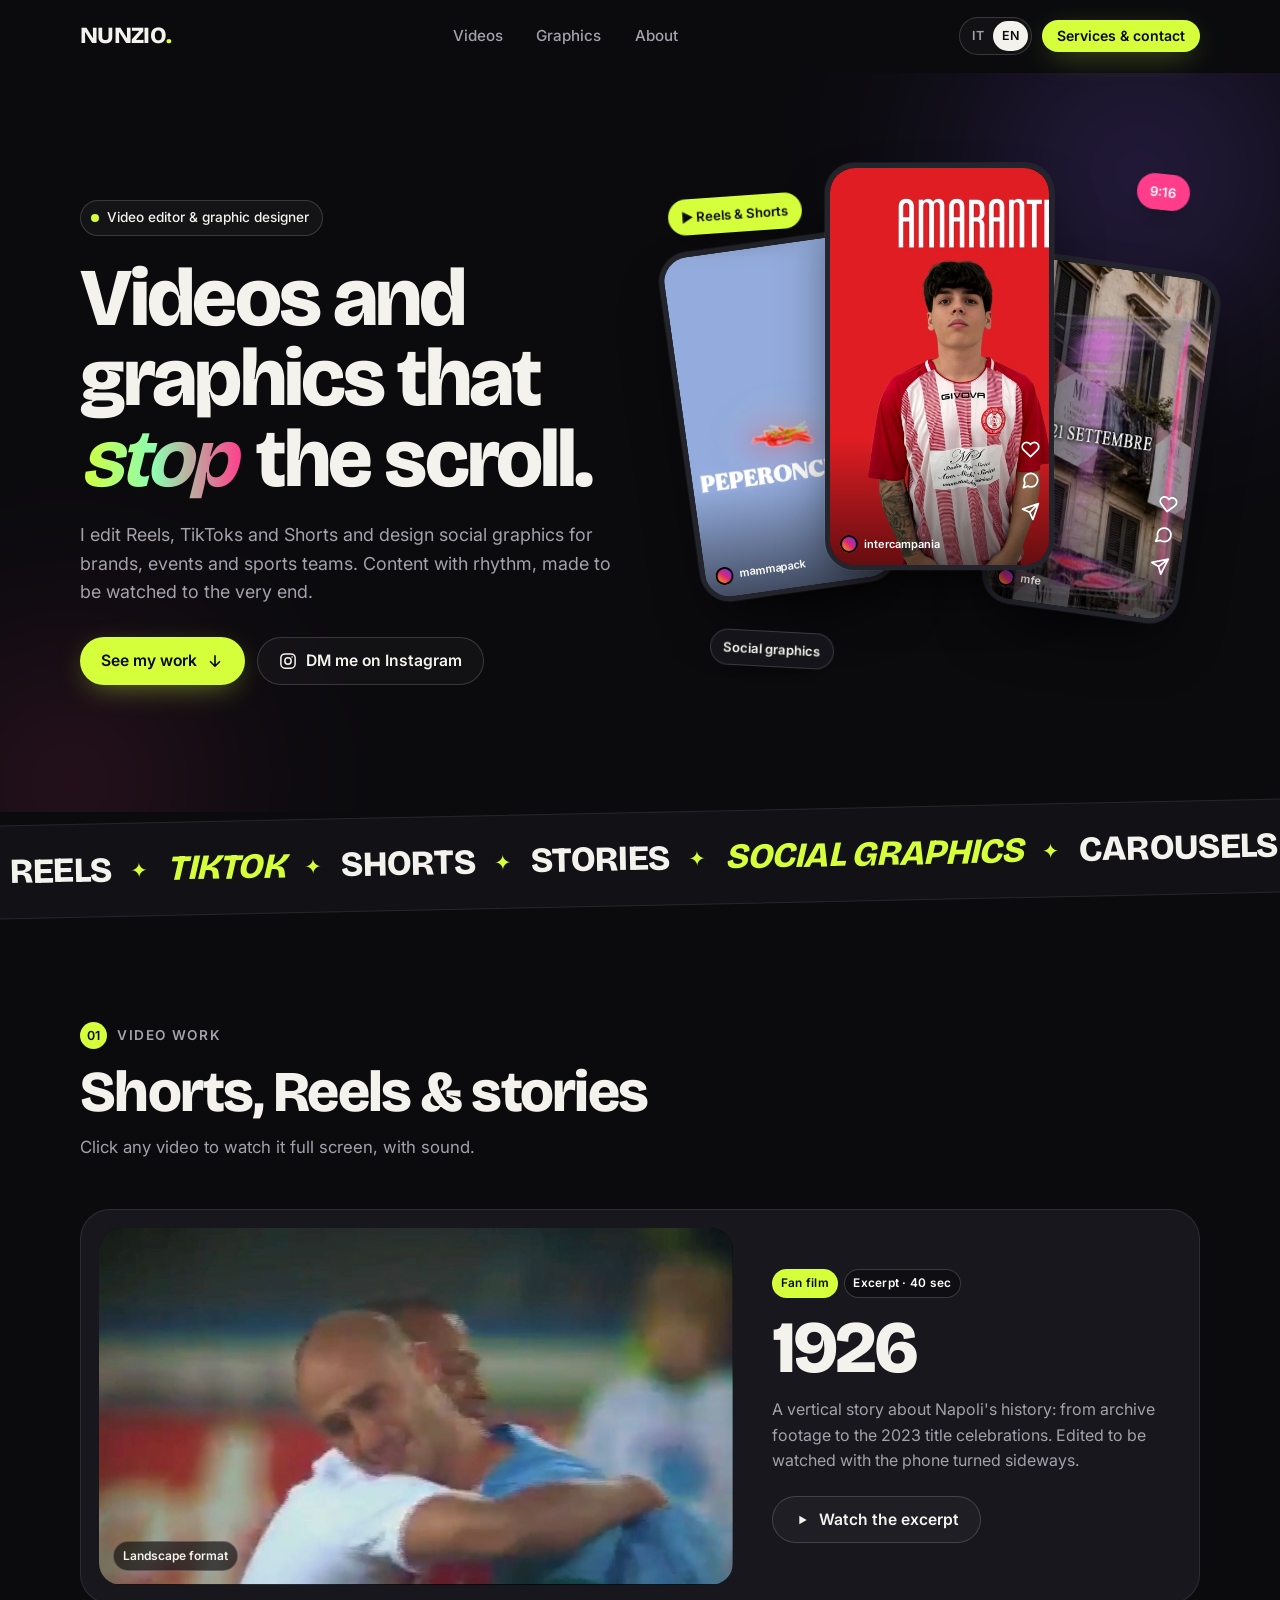
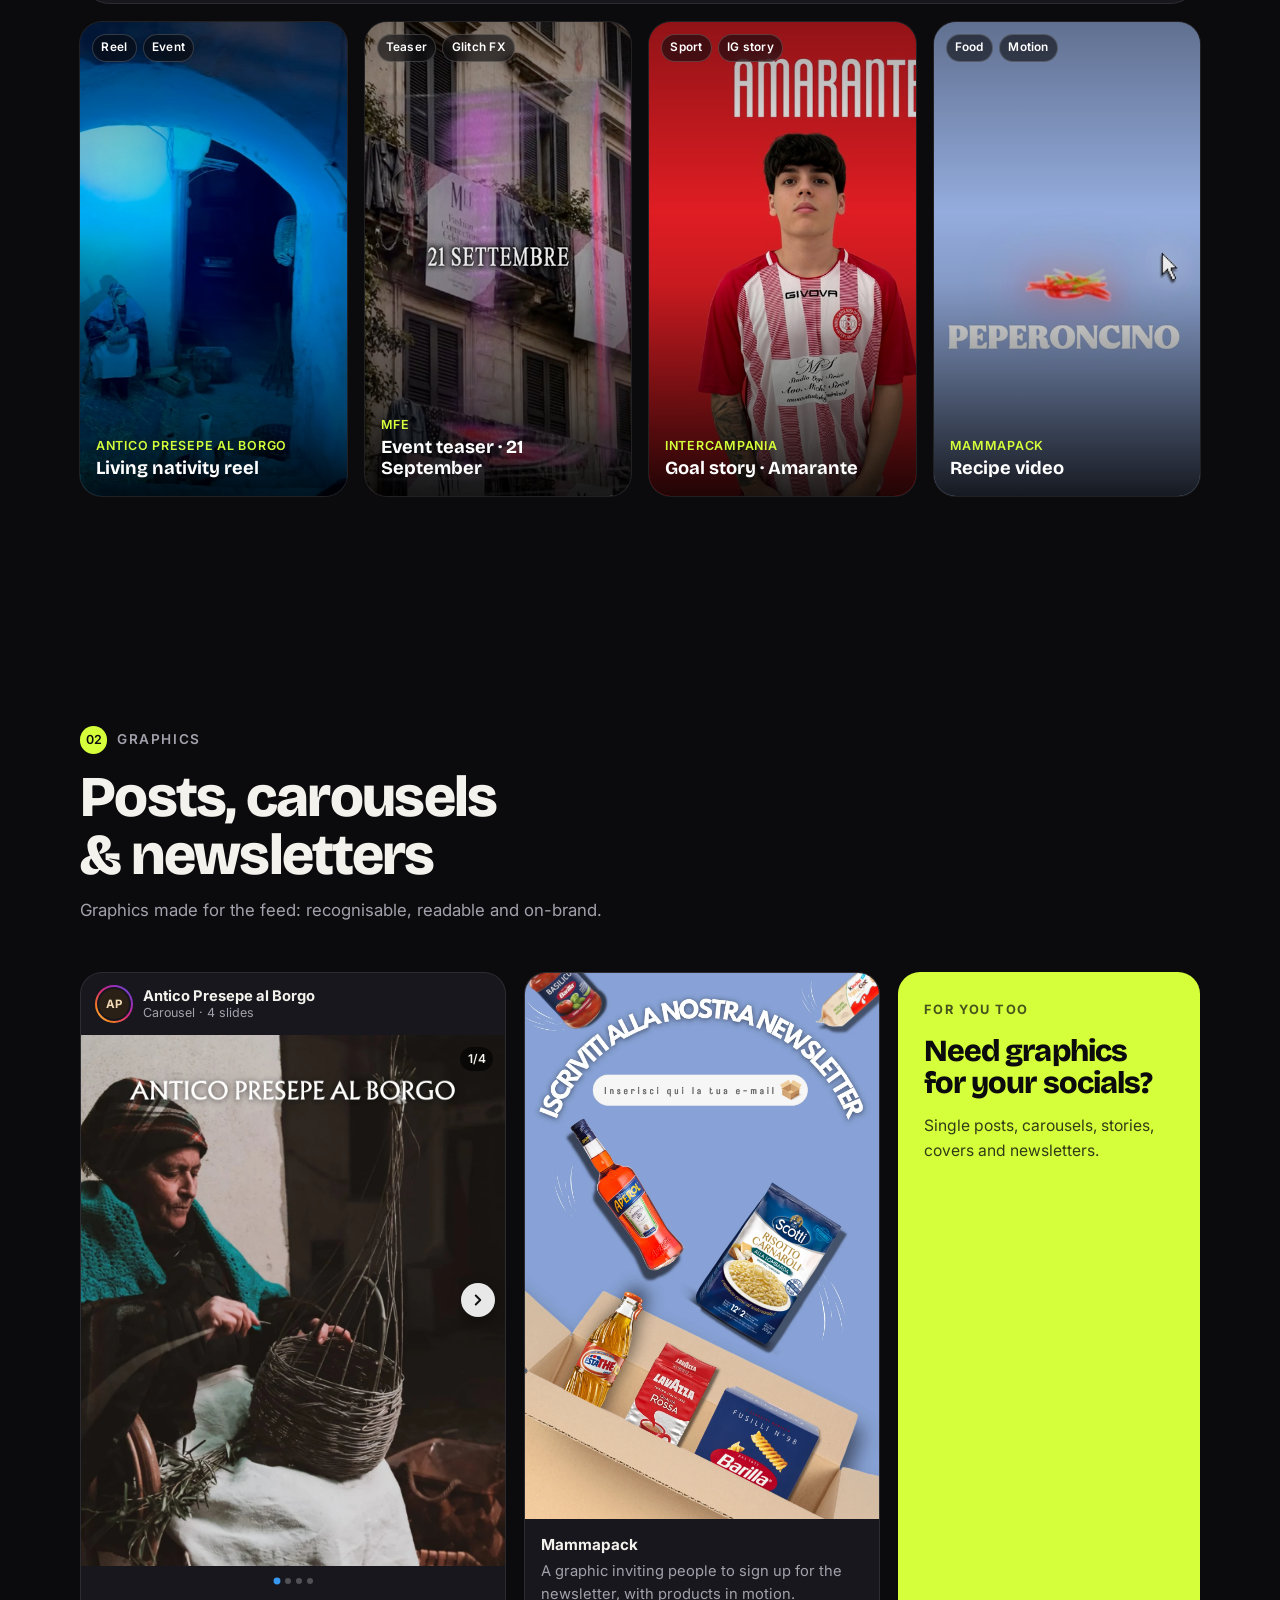
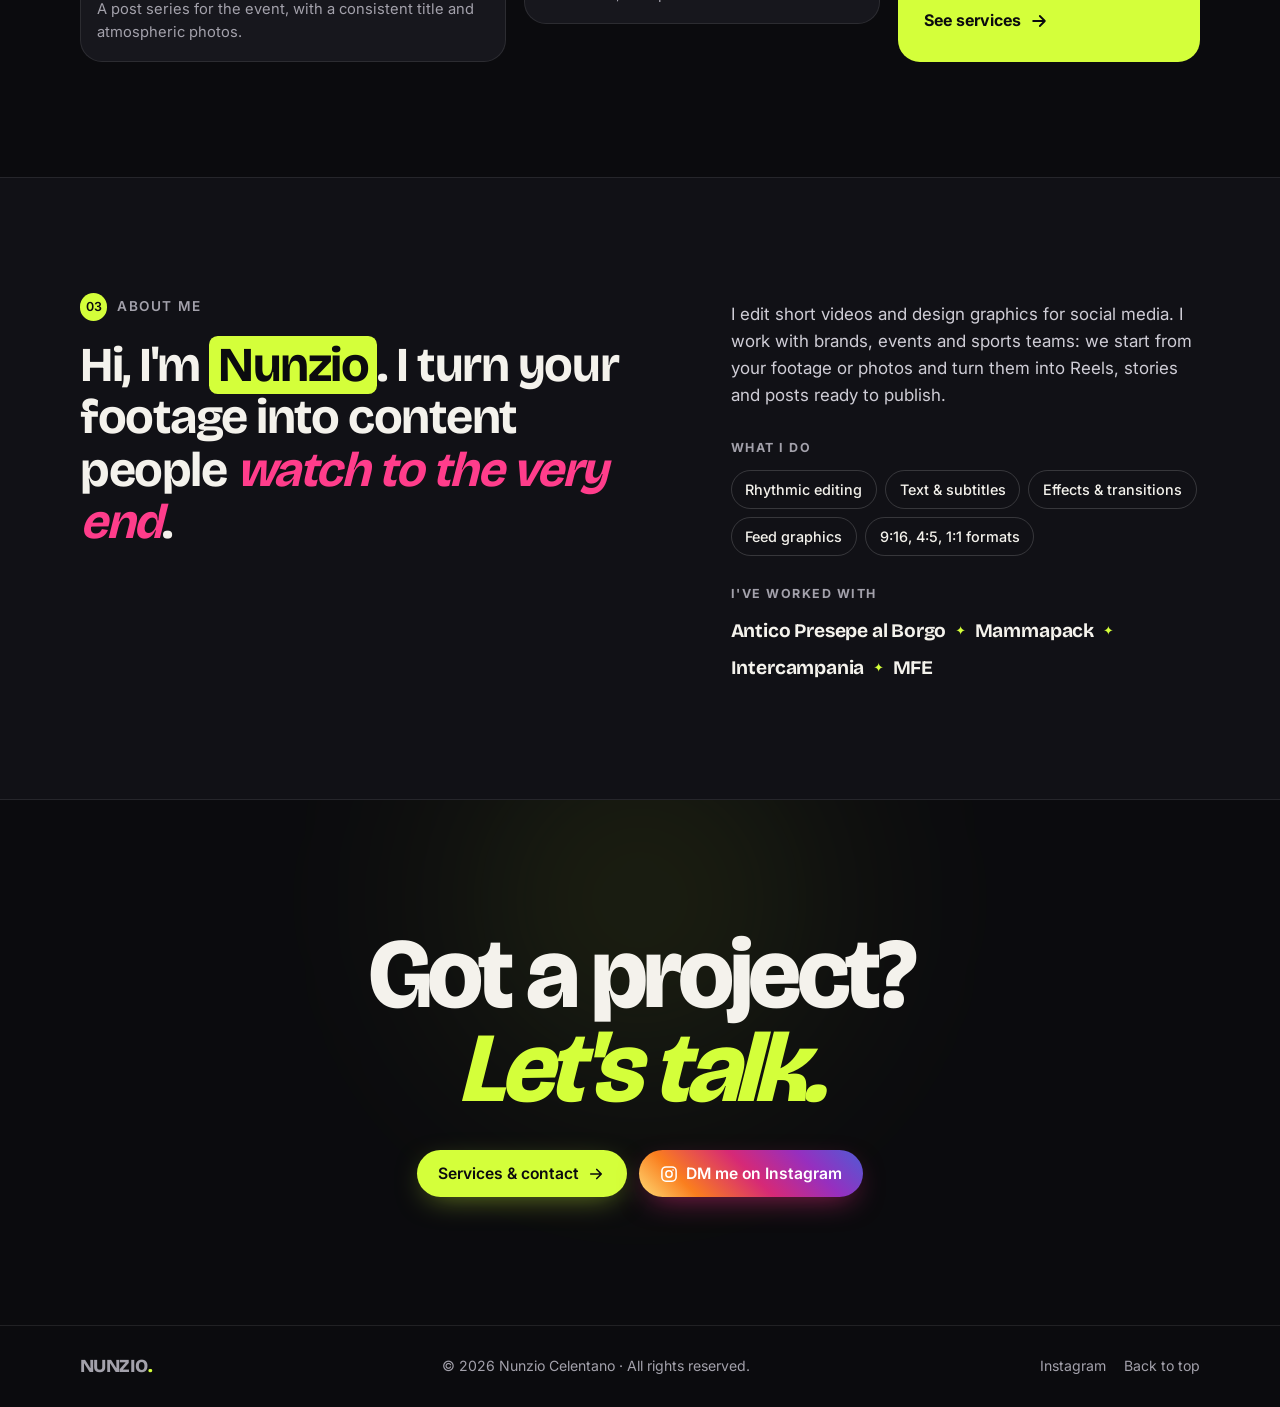
<file: 1 - PRIMO/index.html>
<!doctype html>
<html lang="it">
<head>
  <meta charset="utf-8">
  <meta name="viewport" content="width=device-width, initial-scale=1">
  <title>Nunzio Celentano — Video editor & graphic designer</title>
  <meta name="description" content="Montaggio di Reels, TikTok e Shorts e grafiche per i social. Guarda i lavori di Nunzio Celentano.">
  <meta name="theme-color" content="#0b0b0e">
  <meta property="og:title" content="Nunzio Celentano — Video editor & graphic designer">
  <meta property="og:description" content="Video e grafiche che fermano lo scroll.">
  <meta property="og:image" content="video/poster/intercampania-goal.jpg">
  <link rel="icon" href="data:image/svg+xml,%3Csvg xmlns='http://www.w3.org/2000/svg' viewBox='0 0 64 64'%3E%3Crect width='64' height='64' rx='16' fill='%23d4ff3a'/%3E%3Ctext x='32' y='46' font-family='Arial Black,Arial' font-weight='900' font-size='40' text-anchor='middle' fill='%230b0b0e'%3EN%3C/text%3E%3C/svg%3E">
  <link rel="preconnect" href="https://fonts.googleapis.com">
  <link rel="preconnect" href="https://fonts.gstatic.com" crossorigin>
  <link href="https://fonts.googleapis.com/css2?family=Bricolage+Grotesque:opsz,wght@12..96,400..800&family=Inter:wght@400;500;600&display=swap" rel="stylesheet">
  <link rel="stylesheet" href="assets/style.css">
</head>
<body data-page="home">

  <header class="site-header" id="top">
    <div class="wrap header-inner">
      <a href="index.html" class="logo" aria-label="Nunzio Celentano — home">NUNZIO<span>.</span></a>
      <nav class="nav" aria-label="Menu">
        <a href="#video" data-i18n="nav.video">Video</a>
        <a href="#grafiche" data-i18n="nav.graphics">Grafiche</a>
        <a href="#chi-sono" data-i18n="nav.about">Chi sono</a>
      </nav>
      <div class="header-actions">
        <button class="lang-toggle" type="button" data-i18n-aria="lang.aria" aria-label="Cambia lingua">
          <span data-l="it">IT</span><span data-l="en">EN</span>
        </button>
        <a class="btn btn-accent btn-small" href="servizi.html"><span data-i18n="nav.contact">Servizi & contatti</span></a>
      </div>
    </div>
  </header>

  <main>
    <!-- HERO -->
    <section class="hero">
      <div class="glow glow-a" aria-hidden="true"></div>
      <div class="glow glow-b" aria-hidden="true"></div>
      <div class="wrap hero-inner">
        <div class="hero-copy">
          <p class="kicker"><span class="live-dot" aria-hidden="true"></span><span data-i18n="hero.kicker">Video editor & graphic designer</span></p>
          <h1 class="hero-title" data-i18n-html="hero.title">Video e grafiche che <em>fermano</em> lo scroll.</h1>
          <p class="hero-sub" data-i18n="hero.sub">Monto Reels, TikTok e Shorts e creo grafiche per i social di brand, eventi e squadre sportive. Contenuti con ritmo, fatti per essere guardati fino alla fine.</p>
          <div class="hero-ctas">
            <a href="#video" class="btn btn-accent"><span data-i18n="hero.cta">Guarda i lavori</span>
              <svg viewBox="0 0 24 24" width="18" height="18" fill="none" stroke="currentColor" stroke-width="2.2" stroke-linecap="round" stroke-linejoin="round" aria-hidden="true"><path d="M12 5v14M6 13l6 6 6-6"/></svg></a>
            <a href="https://www.instagram.com/" class="btn btn-ghost" data-ig target="_blank" rel="noopener">
              <svg viewBox="0 0 24 24" width="18" height="18" fill="none" stroke="currentColor" stroke-width="2" stroke-linecap="round" stroke-linejoin="round" aria-hidden="true"><rect x="2.5" y="2.5" width="19" height="19" rx="5.5"/><circle cx="12" cy="12" r="4.2"/><circle cx="17.4" cy="6.6" r="1.1" fill="currentColor" stroke="none"/></svg>
              <span data-i18n="cta.ig">Scrivimi su Instagram</span></a>
          </div>
        </div>

        <div class="hero-phones" aria-hidden="true">
          <div class="phone phone-1">
            <video src="video/preview/mammapack-ricette.mp4" poster="video/poster/mammapack-ricette.jpg" muted loop playsinline autoplay preload="auto" data-hero></video>
            <div class="phone-ui"><span class="pu-icons"><i class="i-heart"></i><i class="i-comment"></i><i class="i-send"></i></span><span class="pu-user"><b></b>mammapack</span></div>
          </div>
          <div class="phone phone-2">
            <video src="video/preview/intercampania-goal.mp4" poster="video/poster/intercampania-goal.jpg" muted loop playsinline autoplay preload="auto" data-hero></video>
            <div class="phone-ui"><span class="pu-icons"><i class="i-heart"></i><i class="i-comment"></i><i class="i-send"></i></span><span class="pu-user"><b></b>intercampania</span></div>
          </div>
          <div class="phone phone-3">
            <video src="video/preview/mfe-21-settembre.mp4" poster="video/poster/mfe-21-settembre.jpg" muted loop playsinline autoplay preload="auto" data-hero></video>
            <div class="phone-ui"><span class="pu-icons"><i class="i-heart"></i><i class="i-comment"></i><i class="i-send"></i></span><span class="pu-user"><b></b>mfe</span></div>
          </div>
          <span class="float-chip chip-1">▶ Reels & Shorts</span>
          <span class="float-chip chip-2" data-i18n="hero.chip2">Grafiche social</span>
          <span class="float-chip chip-3">9:16</span>
        </div>
      </div>
    </section>

    <div class="marquee" aria-hidden="true"><div class="marquee-track"></div></div>

    <!-- VIDEO -->
    <section id="video" class="section">
      <div class="wrap">
        <div class="section-head">
          <p class="eyebrow"><span class="num">01</span><span data-i18n="video.eyebrow">Lavori video</span></p>
          <h2 class="section-title" data-i18n="video.title">Shorts, Reels & storie</h2>
          <p class="section-sub" data-i18n="video.sub">Clicca su un video per guardarlo a schermo intero, con l'audio.</p>
        </div>

        <article class="feature">
          <button class="feature-media rot-wrap" type="button" id="f1926" data-preview
                  data-video="video/1926-estratto.mp4" data-rotate data-group="video"
                  data-title="1926" data-caption="f1926.cap">
            <video class="preview" src="video/preview/1926-estratto.mp4" poster="video/poster/1926-estratto.jpg" muted loop playsinline preload="none"></video>
            <span class="play-badge" aria-hidden="true"><svg viewBox="0 0 24 24"><path d="M8 5.5v13l11-6.5z" fill="currentColor"/></svg></span>
            <span class="rot-hint" data-i18n="f1926.hint">Formato orizzontale</span>
          </button>
          <div class="feature-copy">
            <div class="tags"><span class="tag tag-accent">Fan film</span><span class="tag" data-i18n="f1926.len">Estratto · 40 sec</span></div>
            <h3 class="feature-title">1926</h3>
            <p data-i18n="f1926.desc">Un racconto verticale sulla storia del Napoli: dalle immagini d'archivio alla festa per lo scudetto 2023. Montato per essere guardato con il telefono girato in orizzontale.</p>
            <button class="btn btn-ghost" type="button" data-open="#f1926">
              <svg viewBox="0 0 24 24" width="16" height="16" aria-hidden="true"><path d="M8 5.5v13l11-6.5z" fill="currentColor"/></svg>
              <span data-i18n="f1926.cta">Guarda l'estratto</span></button>
          </div>
        </article>

        <div class="video-grid">
          <button class="vcard" type="button" data-preview data-video="video/antico-presepe.mp4" data-group="video"
                  data-title="Antico Presepe al Borgo" data-caption="v.presepe.title">
            <video class="preview" src="video/preview/antico-presepe.mp4" poster="video/poster/antico-presepe.jpg" muted loop playsinline preload="none"></video>
            <span class="vcard-shade" aria-hidden="true"></span>
            <span class="vcard-tags"><span class="tag">Reel</span><span class="tag" data-i18n="tag.event">Evento</span></span>
            <span class="vcard-info"><span class="vcard-client">Antico Presepe al Borgo</span><span class="vcard-title" data-i18n="v.presepe.title">Reel del presepe vivente</span></span>
            <span class="play-badge" aria-hidden="true"><svg viewBox="0 0 24 24"><path d="M8 5.5v13l11-6.5z" fill="currentColor"/></svg></span>
          </button>

          <button class="vcard" type="button" data-preview data-video="video/mfe-21-settembre.mp4" data-group="video"
                  data-title="MFE" data-caption="v.mfe.title">
            <video class="preview" src="video/preview/mfe-21-settembre.mp4" poster="video/poster/mfe-21-settembre.jpg" muted loop playsinline preload="none"></video>
            <span class="vcard-shade" aria-hidden="true"></span>
            <span class="vcard-tags"><span class="tag">Teaser</span><span class="tag">Glitch FX</span></span>
            <span class="vcard-info"><span class="vcard-client">MFE</span><span class="vcard-title" data-i18n="v.mfe.title">Teaser evento · 21 settembre</span></span>
            <span class="play-badge" aria-hidden="true"><svg viewBox="0 0 24 24"><path d="M8 5.5v13l11-6.5z" fill="currentColor"/></svg></span>
          </button>

          <button class="vcard" type="button" data-preview data-video="video/intercampania-goal.mp4" data-group="video"
                  data-title="Intercampania" data-caption="v.goal.title">
            <video class="preview" src="video/preview/intercampania-goal.mp4" poster="video/poster/intercampania-goal.jpg" muted loop playsinline preload="none"></video>
            <span class="vcard-shade" aria-hidden="true"></span>
            <span class="vcard-tags"><span class="tag">Sport</span><span class="tag" data-i18n="tag.story">Storia IG</span></span>
            <span class="vcard-info"><span class="vcard-client">Intercampania</span><span class="vcard-title" data-i18n="v.goal.title">Storia goal · Amarante</span></span>
            <span class="play-badge" aria-hidden="true"><svg viewBox="0 0 24 24"><path d="M8 5.5v13l11-6.5z" fill="currentColor"/></svg></span>
          </button>

          <button class="vcard" type="button" data-preview data-video="video/mammapack-ricette.mp4" data-group="video"
                  data-title="Mammapack" data-caption="v.mamma.title">
            <video class="preview" src="video/preview/mammapack-ricette.mp4" poster="video/poster/mammapack-ricette.jpg" muted loop playsinline preload="none"></video>
            <span class="vcard-shade" aria-hidden="true"></span>
            <span class="vcard-tags"><span class="tag">Food</span><span class="tag">Motion</span></span>
            <span class="vcard-info"><span class="vcard-client">Mammapack</span><span class="vcard-title" data-i18n="v.mamma.title">Video per le ricette</span></span>
            <span class="play-badge" aria-hidden="true"><svg viewBox="0 0 24 24"><path d="M8 5.5v13l11-6.5z" fill="currentColor"/></svg></span>
          </button>
        </div>
      </div>
    </section>

    <!-- GRAFICHE -->
    <section id="grafiche" class="section">
      <div class="wrap">
        <div class="section-head">
          <p class="eyebrow"><span class="num">02</span><span data-i18n="gfx.eyebrow">Grafiche</span></p>
          <h2 class="section-title" data-i18n="gfx.title">Post, caroselli & newsletter</h2>
          <p class="section-sub" data-i18n="gfx.sub">Grafiche pensate per il feed: riconoscibili, leggibili e coerenti con il brand.</p>
        </div>

        <div class="gfx-grid">
          <figure class="ig-post">
            <div class="ig-head">
              <span class="ig-avatar" aria-hidden="true"><span>AP</span></span>
              <span class="ig-who"><strong>Antico Presepe al Borgo</strong><small data-i18n="g.car.meta">Carosello · 4 slide</small></span>
            </div>
            <div class="carousel">
              <div class="carousel-track" tabindex="0" data-i18n-aria="g.car.aria" aria-label="Carosello di grafiche">
                <button class="slide" type="button" data-img="grafiche/presepe-1.webp" data-group="presepe" data-title="Antico Presepe al Borgo" data-caption="g.car.meta"><img src="grafiche/presepe-1.webp" width="1080" height="1350" alt="Antico Presepe al Borgo: donna che intreccia un cesto di vimini" loading="lazy"></button>
                <button class="slide" type="button" data-img="grafiche/presepe-2.webp" data-group="presepe" data-title="Antico Presepe al Borgo" data-caption="g.car.meta"><img src="grafiche/presepe-2.webp" width="1080" height="1350" alt="Antico Presepe al Borgo: mano che gioca a carte napoletane" loading="lazy"></button>
                <button class="slide" type="button" data-img="grafiche/presepe-3.webp" data-group="presepe" data-title="Antico Presepe al Borgo" data-caption="g.car.meta"><img src="grafiche/presepe-3.webp" width="1080" height="1350" alt="Antico Presepe al Borgo: mani che impastano il pane" loading="lazy"></button>
                <button class="slide" type="button" data-img="grafiche/presepe-4.webp" data-group="presepe" data-title="Antico Presepe al Borgo" data-caption="g.car.meta"><img src="grafiche/presepe-4.webp" width="1080" height="1350" alt="Antico Presepe al Borgo: mani che cuciono con filo giallo" loading="lazy"></button>
              </div>
              <button class="car-btn car-prev" type="button" data-i18n-aria="car.prev" aria-label="Slide precedente"><svg viewBox="0 0 24 24"><path d="M15 18l-6-6 6-6"/></svg></button>
              <button class="car-btn car-next" type="button" data-i18n-aria="car.next" aria-label="Slide successiva"><svg viewBox="0 0 24 24"><path d="M9 18l6-6-6-6"/></svg></button>
              <span class="car-count">1/4</span>
            </div>
            <div class="car-dots" aria-hidden="true"><span></span><span></span><span></span><span></span></div>
            <figcaption data-i18n="g.car.cap">Serie di post per l'evento, con titolo coordinato e foto d'atmosfera.</figcaption>
          </figure>

          <figure class="gfx-card">
            <button class="gfx-img" type="button" data-img="grafiche/mammapack-newsletter.webp" data-title="Mammapack" data-caption="g.news.meta">
              <img src="grafiche/mammapack-newsletter.webp" width="1294" height="2000" alt="Grafica Mammapack: iscriviti alla newsletter, con prodotti italiani che cadono in una scatola" loading="lazy">
            </button>
            <figcaption><strong>Mammapack</strong><span data-i18n="g.news.cap">Grafica per invitare a iscriversi alla newsletter, con i prodotti in movimento.</span></figcaption>
          </figure>

          <a class="more-card" href="servizi.html">
            <span class="more-kicker" data-i18n="g.more.kicker">Anche per te</span>
            <span class="more-title" data-i18n="g.more.title">Ti servono grafiche per i tuoi social?</span>
            <span class="more-text" data-i18n="g.more.text">Post singoli, caroselli, storie, copertine e newsletter.</span>
            <span class="more-cta"><span data-i18n="g.more.cta">Vedi i servizi</span>
              <svg viewBox="0 0 24 24" width="20" height="20" fill="none" stroke="currentColor" stroke-width="2.2" stroke-linecap="round" stroke-linejoin="round" aria-hidden="true"><path d="M5 12h14M13 6l6 6-6 6"/></svg></span>
          </a>
        </div>
      </div>
    </section>

    <!-- CHI SONO -->
    <section id="chi-sono" class="section about">
      <div class="wrap about-grid">
        <div>
          <p class="eyebrow"><span class="num">03</span><span data-i18n="about.eyebrow">Chi sono</span></p>
          <h2 class="about-statement" data-i18n-html="about.statement">Ciao, sono <span class="hl">Nunzio</span>. Trasformo il tuo materiale in contenuti che la gente <em>guarda fino alla fine</em>.</h2>
        </div>
        <div class="about-side">
          <p data-i18n="about.p1">Monto video brevi e creo grafiche per i social. Lavoro con brand, eventi e squadre sportive: partiamo dalle tue riprese o dalle tue foto e le trasformiamo in Reels, storie e post pronti da pubblicare.</p>
          <p class="mini-label" data-i18n="about.skills">Di cosa mi occupo</p>
          <ul class="chips">
            <li data-i18n="skill.1">Montaggio a ritmo</li>
            <li data-i18n="skill.2">Testi e sottotitoli</li>
            <li data-i18n="skill.3">Effetti e transizioni</li>
            <li data-i18n="skill.4">Grafiche per il feed</li>
            <li data-i18n="skill.5">Formati 9:16, 4:5, 1:1</li>
          </ul>
          <p class="mini-label" data-i18n="about.clients">Ho lavorato per</p>
          <ul class="client-list">
            <li>Antico Presepe al Borgo</li>
            <li>Mammapack</li>
            <li>Intercampania</li>
            <li>MFE</li>
          </ul>
        </div>
      </div>
    </section>

    <!-- CTA -->
    <section class="cta-band">
      <div class="glow glow-c" aria-hidden="true"></div>
      <div class="wrap cta-inner">
        <h2 class="cta-title" data-i18n-html="cta.title">Hai un progetto?<br><span class="outline">Parliamone.</span></h2>
        <div class="cta-actions">
          <a class="btn btn-accent" href="servizi.html"><span data-i18n="nav.contact">Servizi & contatti</span>
            <svg viewBox="0 0 24 24" width="18" height="18" fill="none" stroke="currentColor" stroke-width="2.2" stroke-linecap="round" stroke-linejoin="round" aria-hidden="true"><path d="M5 12h14M13 6l6 6-6 6"/></svg></a>
          <a class="btn btn-ig" href="https://www.instagram.com/" data-ig target="_blank" rel="noopener">
            <svg viewBox="0 0 24 24" width="18" height="18" fill="none" stroke="currentColor" stroke-width="2" stroke-linecap="round" stroke-linejoin="round" aria-hidden="true"><rect x="2.5" y="2.5" width="19" height="19" rx="5.5"/><circle cx="12" cy="12" r="4.2"/><circle cx="17.4" cy="6.6" r="1.1" fill="currentColor" stroke="none"/></svg>
            <span data-i18n="cta.ig">Scrivimi su Instagram</span></a>
        </div>
      </div>
    </section>
  </main>

  <footer class="site-footer">
    <div class="wrap footer-inner">
      <span class="logo logo-small">NUNZIO<span>.</span></span>
      <span class="foot-copy">© <span data-year></span> Nunzio Celentano · <span data-i18n="footer.rights">Tutti i diritti riservati.</span></span>
      <span class="foot-links">
        <a href="https://www.instagram.com/" data-ig-profile target="_blank" rel="noopener">Instagram</a>
        <a href="#top" data-i18n="footer.top">Torna su</a>
      </span>
    </div>
  </footer>

  <dialog class="lightbox" data-i18n-aria="lb.aria" aria-label="Visualizzatore">
    <div class="lb-stage"></div>
    <div class="lb-caption"><strong class="lb-title"></strong><span class="lb-sub"></span></div>
    <button class="lb-btn lb-close" type="button" data-i18n-aria="lb.close" aria-label="Chiudi"><svg viewBox="0 0 24 24"><path d="M18 6L6 18M6 6l12 12"/></svg></button>
    <button class="lb-btn lb-prev" type="button" data-i18n-aria="lb.prev" aria-label="Precedente"><svg viewBox="0 0 24 24"><path d="M15 18l-6-6 6-6"/></svg></button>
    <button class="lb-btn lb-next" type="button" data-i18n-aria="lb.next" aria-label="Successivo"><svg viewBox="0 0 24 24"><path d="M9 18l6-6-6-6"/></svg></button>
  </dialog>

  <script src="assets/main.js"></script>
</body>
</html>
</file>
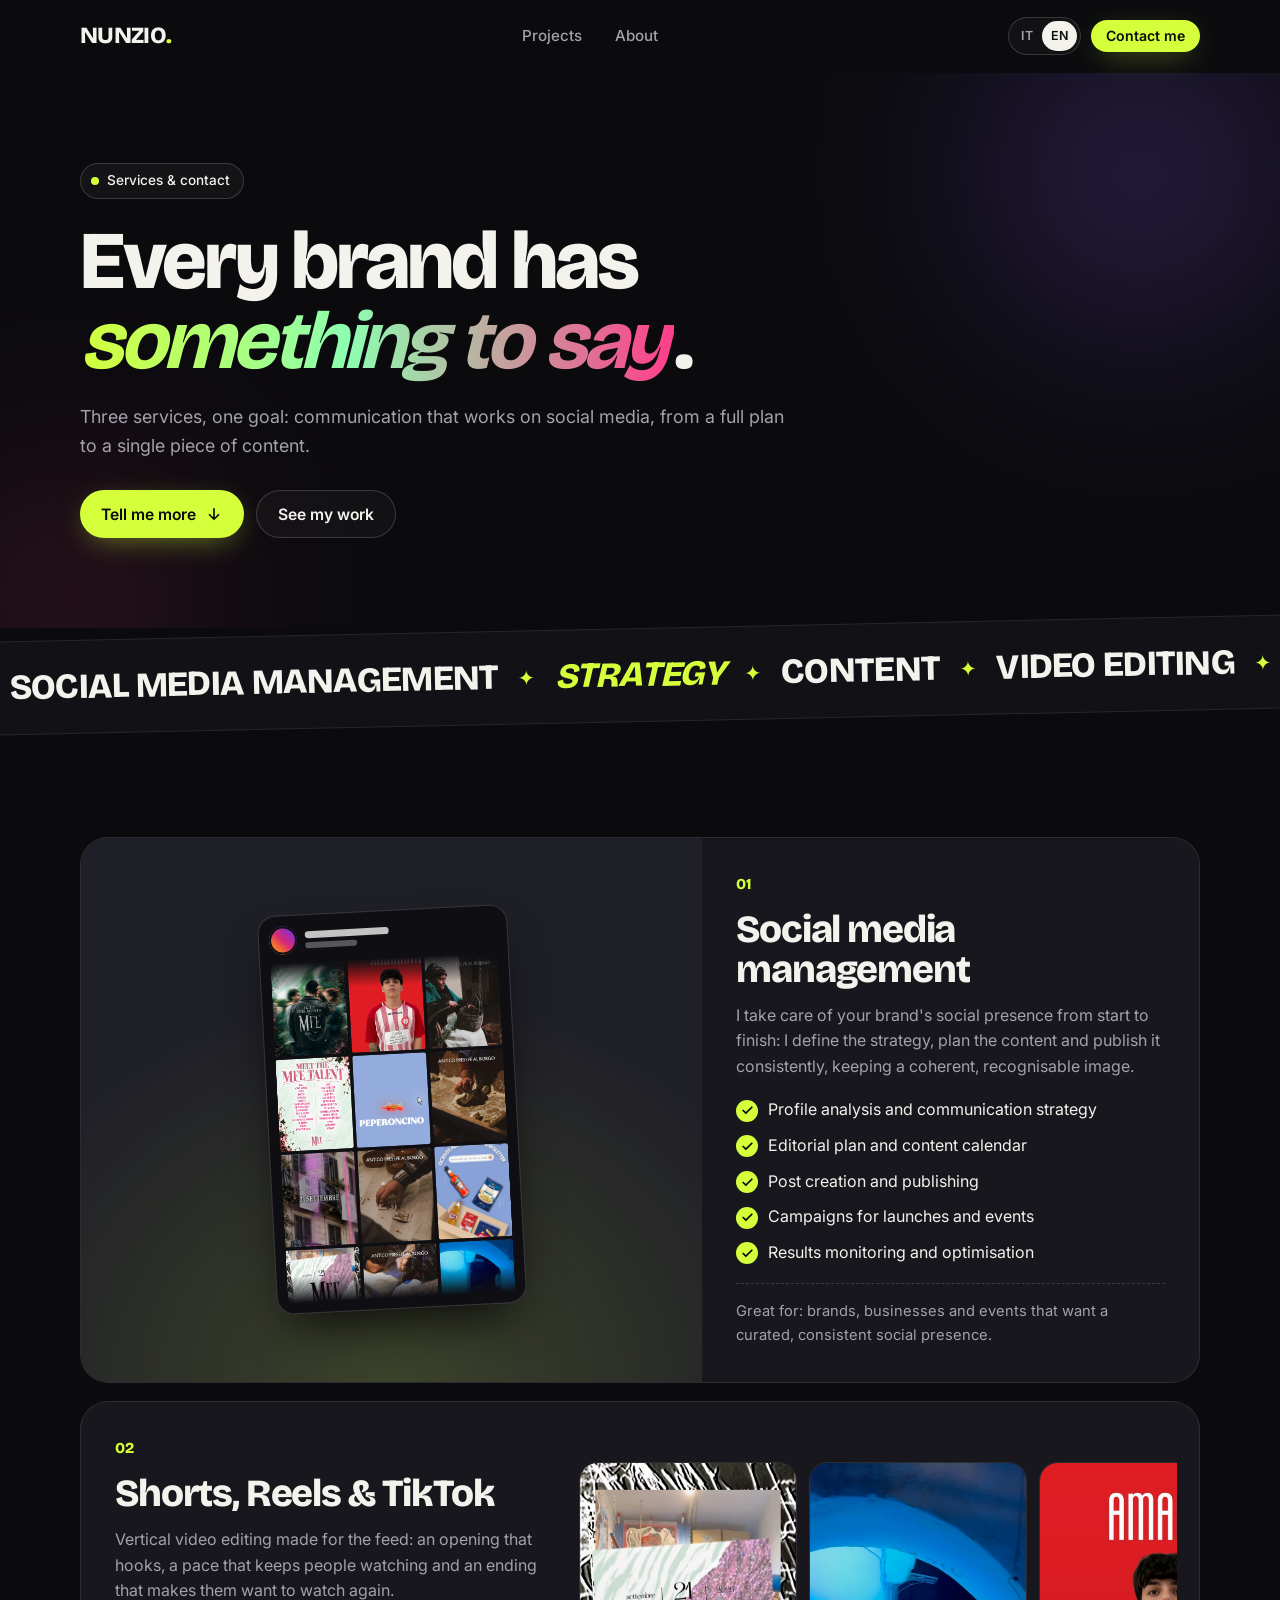
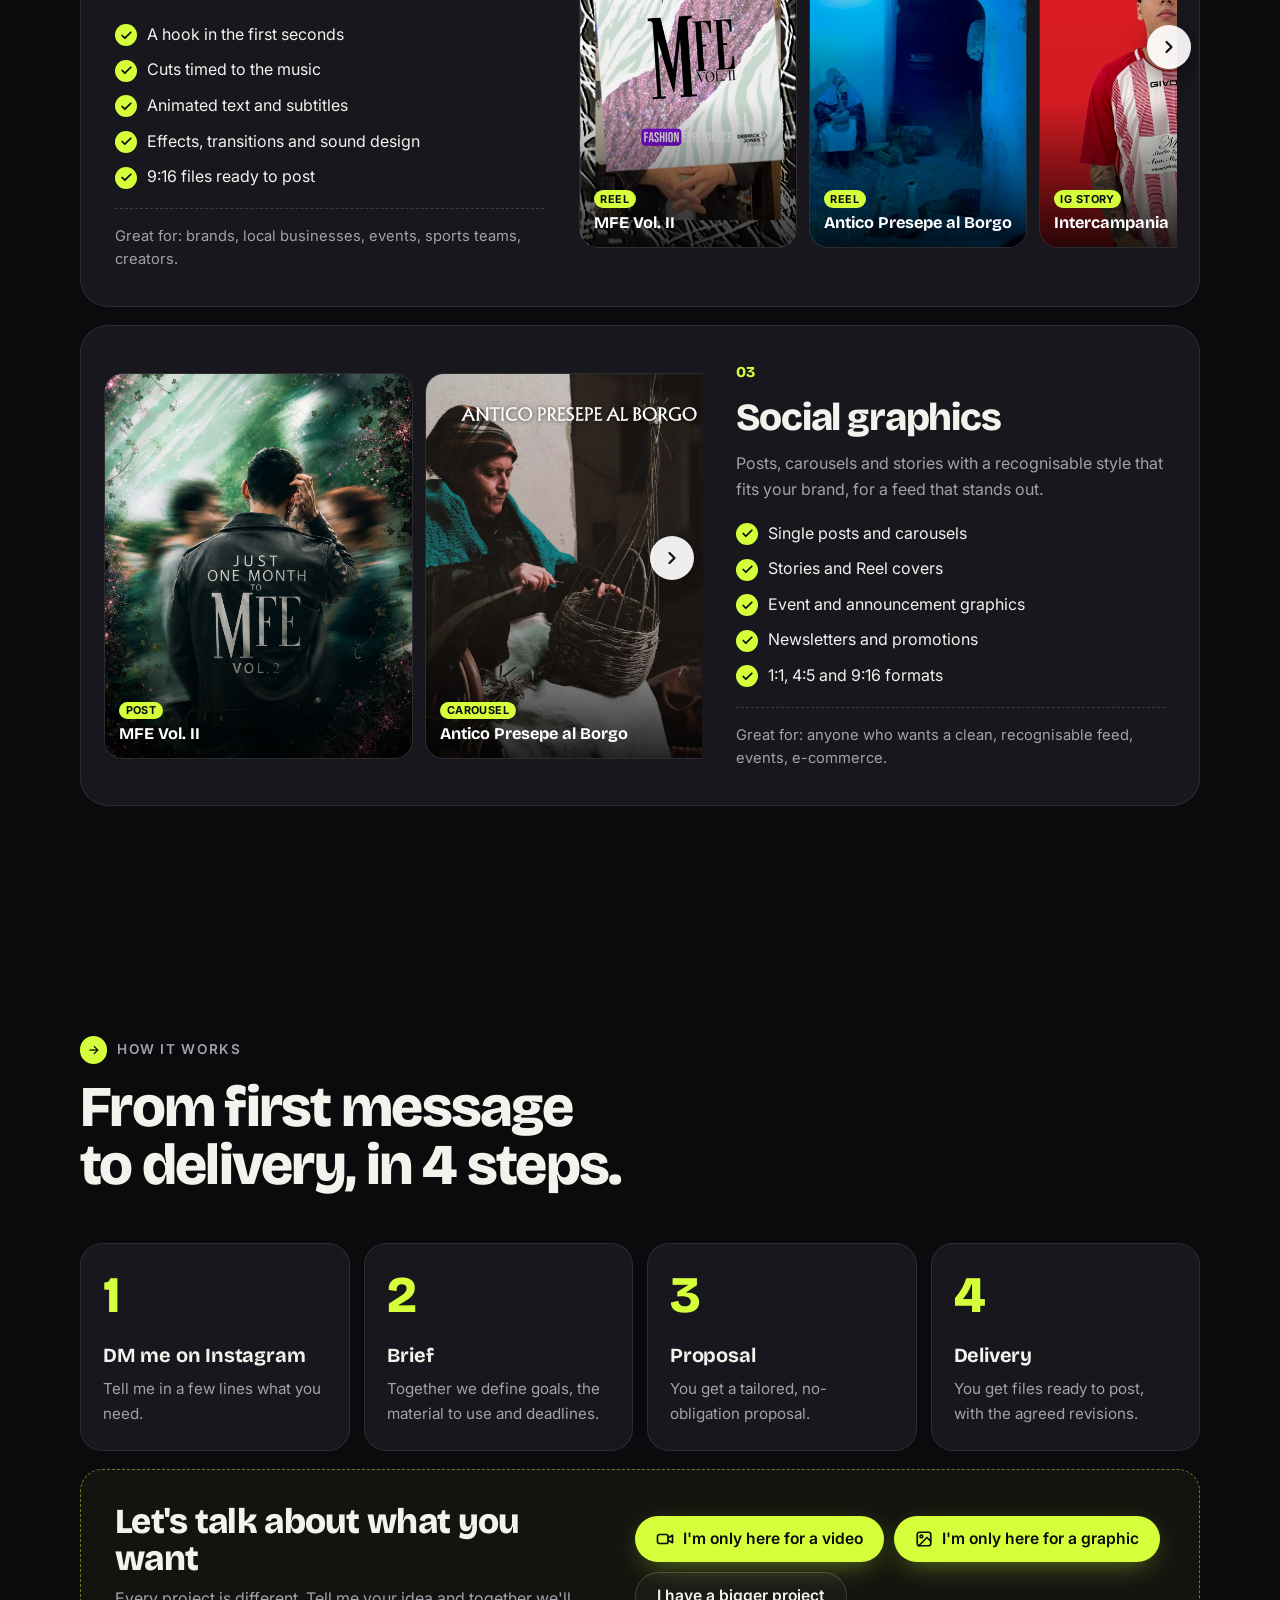
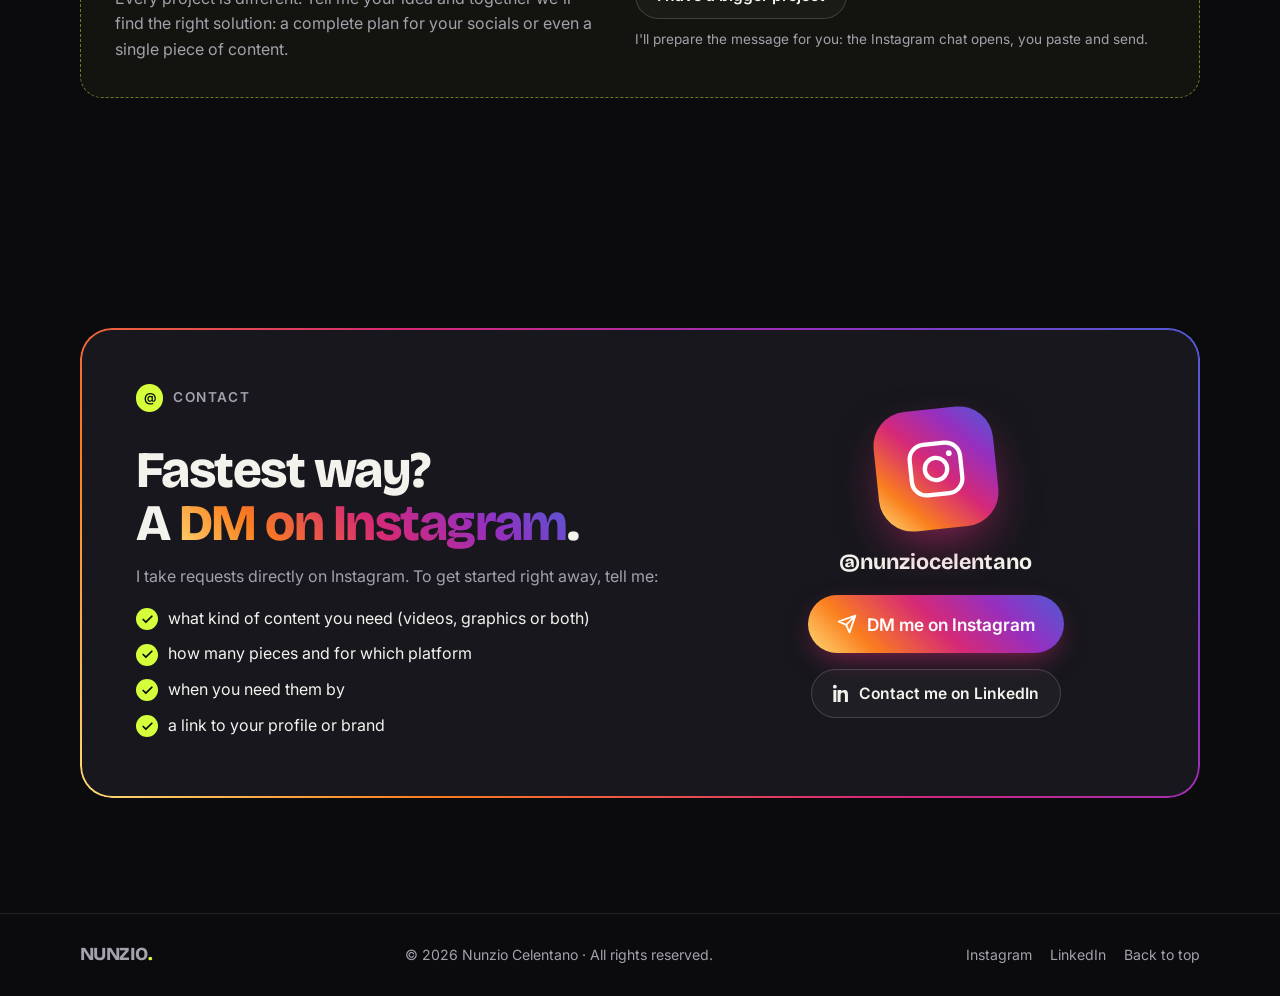
<file: servizi.html>
<!doctype html>
<html lang="it">
<head>
  <meta charset="utf-8">
  <meta name="viewport" content="width=device-width, initial-scale=1">
  <title>Servizi & contatti — Nunzio Celentano</title>
  <meta name="description" content="Gestione social, video e grafiche per brand ed eventi: scopri i servizi e scrivimi su Instagram per un preventivo.">
  <meta name="theme-color" content="#0b0b0e">
  <meta property="og:title" content="Servizi & contatti — Nunzio Celentano">
  <meta property="og:description" content="Shorts, Reels, TikTok e grafiche social. Preventivo su richiesta.">
  <meta property="og:image" content="video/poster/intercampania-goal.jpg">
  <link rel="icon" href="data:image/svg+xml,%3Csvg xmlns='http://www.w3.org/2000/svg' viewBox='0 0 64 64'%3E%3Crect width='64' height='64' rx='16' fill='%23d4ff3a'/%3E%3Ctext x='32' y='46' font-family='Arial Black,Arial' font-weight='900' font-size='40' text-anchor='middle' fill='%230b0b0e'%3EN%3C/text%3E%3C/svg%3E">
  <link rel="preconnect" href="https://fonts.googleapis.com">
  <link rel="preconnect" href="https://fonts.gstatic.com" crossorigin>
  <link href="https://fonts.googleapis.com/css2?family=Bricolage+Grotesque:opsz,wght@12..96,400..800&family=Inter:wght@400;500;600&display=swap" rel="stylesheet">
  <link rel="stylesheet" href="assets/style.css">
</head>
<body data-page="services">

  <header class="site-header" id="top">
    <div class="wrap header-inner">
      <a href="index.html" class="logo" aria-label="Nunzio Celentano — home">NUNZIO<span>.</span></a>
      <nav class="nav" aria-label="Menu">
        <a href="index.html#progetti" data-i18n="nav.projects">Progetti</a>
        <a href="index.html#chi-sono" data-i18n="nav.about">Chi sono</a>
      </nav>
      <div class="header-actions">
        <button class="lang-toggle" type="button" data-i18n-aria="lang.aria" aria-label="Cambia lingua">
          <span data-l="it">IT</span><span data-l="en">EN</span>
        </button>
        <a class="btn btn-accent btn-small" href="#contatti"><span data-i18n="srv.navcta">Contattami</span></a>
      </div>
    </div>
  </header>

  <main>
    <!-- HERO SERVIZI -->
    <section class="hero hero-small">
      <div class="glow glow-a" aria-hidden="true"></div>
      <div class="glow glow-b" aria-hidden="true"></div>
      <div class="wrap">
        <p class="kicker"><span class="live-dot" aria-hidden="true"></span><span data-i18n="nav.contact">Servizi & contatti</span></p>
        <h1 class="hero-title" data-i18n-html="srv.title">Ogni brand ha <em>qualcosa da dire</em>.</h1>
        <p class="hero-sub" data-i18n="srv.sub">Tre servizi, un solo obiettivo: una comunicazione che funziona sui social, dal piano completo al singolo contenuto.</p>
        <div class="hero-ctas">
          <a href="#contatti" class="btn btn-accent"><span data-i18n="srv.cta">Dimmi di più</span>
            <svg viewBox="0 0 24 24" width="18" height="18" fill="none" stroke="currentColor" stroke-width="2.2" stroke-linecap="round" stroke-linejoin="round" aria-hidden="true"><path d="M12 5v14M6 13l6 6 6-6"/></svg></a>
          <a href="index.html#progetti" class="btn btn-ghost"><span data-i18n="hero.cta">Guarda i lavori</span></a>
        </div>
      </div>
    </section>

    <div class="marquee" aria-hidden="true"><div class="marquee-track"></div></div>

    <!-- SERVIZI -->
    <section class="section" id="servizi">
      <div class="wrap services">

        <!-- 01 GESTIONE SOCIAL -->
        <article class="service service-row">
          <div class="service-media media-feed" aria-hidden="true">
            <div class="feed">
              <div class="feed-head"><span class="feed-avatar"></span><span class="feed-lines"><b></b><i></i></span></div>
              <div class="feed-window">
                <div class="feed-grid">
                  <img src="grafiche/mfe-one-month.jpg" alt="" loading="lazy">
                  <img src="video/poster/intercampania-goal.jpg" alt="" loading="lazy">
                  <img src="grafiche/presepe-1.webp" alt="" loading="lazy">
                  <img src="grafiche/mfe-meet-the-talent.jpg" alt="" loading="lazy">
                  <img src="video/poster/mammapack-ricette.jpg" alt="" loading="lazy">
                  <img src="grafiche/presepe-3.webp" alt="" loading="lazy">
                  <img src="video/poster/mfe-21-settembre.jpg" alt="" loading="lazy">
                  <img src="grafiche/presepe-2.webp" alt="" loading="lazy">
                  <img src="grafiche/mammapack-newsletter.webp" alt="" loading="lazy">
                  <img src="video/poster/mfe-presentazione.jpg" alt="" loading="lazy">
                  <img src="grafiche/presepe-4.webp" alt="" loading="lazy">
                  <img src="video/poster/antico-presepe.jpg" alt="" loading="lazy">
                  <img src="grafiche/mfe-one-month.jpg" alt="" loading="lazy">
                  <img src="video/poster/intercampania-goal.jpg" alt="" loading="lazy">
                  <img src="grafiche/presepe-1.webp" alt="" loading="lazy">
                  <img src="grafiche/mfe-meet-the-talent.jpg" alt="" loading="lazy">
                  <img src="video/poster/mammapack-ricette.jpg" alt="" loading="lazy">
                  <img src="grafiche/presepe-3.webp" alt="" loading="lazy">
                  <img src="video/poster/mfe-21-settembre.jpg" alt="" loading="lazy">
                  <img src="grafiche/presepe-2.webp" alt="" loading="lazy">
                  <img src="grafiche/mammapack-newsletter.webp" alt="" loading="lazy">
                  <img src="video/poster/mfe-presentazione.jpg" alt="" loading="lazy">
                  <img src="grafiche/presepe-4.webp" alt="" loading="lazy">
                  <img src="video/poster/antico-presepe.jpg" alt="" loading="lazy">
                </div>
              </div>
            </div>
          </div>
          <div class="service-body">
            <span class="service-num">01</span>
            <h2 class="service-title" data-i18n="s0.title">Gestione social</h2>
            <p data-i18n="s0.text">Mi occupo della presenza social del tuo brand dall'inizio alla fine: definisco la strategia, pianifico i contenuti e li pubblico con costanza, mantenendo un'immagine coerente e riconoscibile.</p>
            <ul class="checklist">
              <li data-i18n="s0.l1">Analisi del profilo e strategia di comunicazione</li>
              <li data-i18n="s0.l2">Piano editoriale e calendario dei contenuti</li>
              <li data-i18n="s0.l3">Creazione e pubblicazione dei post</li>
              <li data-i18n="s0.l4">Campagne per lanci ed eventi</li>
              <li data-i18n="s0.l5">Monitoraggio dei risultati e ottimizzazione</li>
            </ul>
            <p class="ideal" data-i18n="s0.for">Ideale per: brand, attività ed eventi che vogliono una presenza social curata e continuativa.</p>
          </div>
        </article>

        <!-- 02 SHORTS, REELS & TIKTOK -->
        <article class="service service-row reverse">
          <div class="strip-wrap service-strip">
            <div class="strip" tabindex="0" data-i18n-aria="strip.aria" aria-label="Galleria">
              <div class="mcard" data-preview>
                <button class="mcard-open" type="button" data-video="video/mfe-presentazione.mp4" data-group="svc-video" data-title="MFE Vol. II" data-caption="mfe.m1">
                  <video class="preview" src="video/preview/mfe-presentazione.mp4" poster="video/poster/mfe-presentazione.jpg" muted loop playsinline preload="none"></video>
                  <span class="mcard-shade" aria-hidden="true"></span>
                  <span class="mcard-label"><span class="mcard-type">Reel</span>MFE Vol. II</span>
                  <span class="play-badge" aria-hidden="true"><svg viewBox="0 0 24 24"><path d="M8 5.5v13l11-6.5z" fill="currentColor"/></svg></span>
                </button>
              </div>
              <div class="mcard" data-preview>
                <button class="mcard-open" type="button" data-video="video/antico-presepe.mp4" data-group="svc-video" data-title="Antico Presepe al Borgo" data-caption="pre.m1">
                  <video class="preview" src="video/preview/antico-presepe.mp4" poster="video/poster/antico-presepe.jpg" muted loop playsinline preload="none"></video>
                  <span class="mcard-shade" aria-hidden="true"></span>
                  <span class="mcard-label"><span class="mcard-type">Reel</span>Antico Presepe al Borgo</span>
                  <span class="play-badge" aria-hidden="true"><svg viewBox="0 0 24 24"><path d="M8 5.5v13l11-6.5z" fill="currentColor"/></svg></span>
                </button>
              </div>
              <div class="mcard" data-preview>
                <button class="mcard-open" type="button" data-video="video/intercampania-goal.mp4" data-group="svc-video" data-title="Intercampania" data-caption="int.m1">
                  <video class="preview" src="video/preview/intercampania-goal.mp4" poster="video/poster/intercampania-goal.jpg" muted loop playsinline preload="none"></video>
                  <span class="mcard-shade" aria-hidden="true"></span>
                  <span class="mcard-label"><span class="mcard-type" data-i18n="type.story">Storia IG</span>Intercampania</span>
                  <span class="play-badge" aria-hidden="true"><svg viewBox="0 0 24 24"><path d="M8 5.5v13l11-6.5z" fill="currentColor"/></svg></span>
                </button>
              </div>
              <div class="mcard" data-preview>
                <button class="mcard-open" type="button" data-video="video/mfe-21-settembre.mp4" data-group="svc-video" data-title="MFE Vol. II" data-caption="mfe.m2">
                  <video class="preview" src="video/preview/mfe-21-settembre.mp4" poster="video/poster/mfe-21-settembre.jpg" muted loop playsinline preload="none"></video>
                  <span class="mcard-shade" aria-hidden="true"></span>
                  <span class="mcard-label"><span class="mcard-type">Teaser</span>MFE Vol. II</span>
                  <span class="play-badge" aria-hidden="true"><svg viewBox="0 0 24 24"><path d="M8 5.5v13l11-6.5z" fill="currentColor"/></svg></span>
                </button>
              </div>
              <div class="mcard" data-preview>
                <button class="mcard-open" type="button" data-video="video/mammapack-ricette.mp4" data-group="svc-video" data-title="Mammapack" data-caption="mam.m1">
                  <video class="preview" src="video/preview/mammapack-ricette.mp4" poster="video/poster/mammapack-ricette.jpg" muted loop playsinline preload="none"></video>
                  <span class="mcard-shade" aria-hidden="true"></span>
                  <span class="mcard-label"><span class="mcard-type">Motion</span>Mammapack</span>
                  <span class="play-badge" aria-hidden="true"><svg viewBox="0 0 24 24"><path d="M8 5.5v13l11-6.5z" fill="currentColor"/></svg></span>
                </button>
              </div>
            </div>
            <button class="strip-btn strip-prev" type="button" data-i18n-aria="strip.prev" aria-label="Indietro"><svg viewBox="0 0 24 24"><path d="M15 18l-6-6 6-6"/></svg></button>
            <button class="strip-btn strip-next" type="button" data-i18n-aria="strip.next" aria-label="Avanti"><svg viewBox="0 0 24 24"><path d="M9 18l6-6-6-6"/></svg></button>
          </div>
          <div class="service-body">
            <span class="service-num">02</span>
            <h2 class="service-title">Shorts, Reels & TikTok</h2>
            <p data-i18n="s1.text">Montaggio di video verticali pensati per il feed: un inizio che aggancia, un ritmo che tiene incollati e un finale che fa venire voglia di rivederli.</p>
            <ul class="checklist">
              <li data-i18n="s1.l1">Hook nei primi secondi</li>
              <li data-i18n="s1.l2">Tagli a ritmo di musica</li>
              <li data-i18n="s1.l3">Testi e sottotitoli animati</li>
              <li data-i18n="s1.l4">Effetti, transizioni e sound design</li>
              <li data-i18n="s1.l5">File 9:16 pronti da pubblicare</li>
            </ul>
            <p class="ideal" data-i18n="s1.for">Ideale per: brand, attività locali, eventi, squadre sportive, creator.</p>
          </div>
        </article>

        <!-- 03 GRAFICHE SOCIAL -->
        <article class="service service-row">
          <div class="strip-wrap service-strip">
            <div class="strip" tabindex="0" data-i18n-aria="strip.aria" aria-label="Galleria">
              <div class="mcard r-45">
                <button class="mcard-open" type="button" data-img="grafiche/mfe-one-month.jpg" data-group="svc-gfx" data-title="MFE Vol. II" data-caption="mfe.m4">
                  <img src="grafiche/mfe-one-month.jpg" width="1122" height="1402" alt="Locandina MFE Vol. 2: Just one month to MFE" loading="lazy">
                  <span class="mcard-shade" aria-hidden="true"></span>
                  <span class="mcard-label"><span class="mcard-type">Post</span>MFE Vol. II</span>
                </button>
              </div>
              <div class="mcard r-45">
                <button class="mcard-open" type="button" data-img="grafiche/presepe-1.webp" data-group="svc-gfx" data-title="Antico Presepe al Borgo" data-caption="pre.m2">
                  <img src="grafiche/presepe-1.webp" width="1080" height="1350" alt="Antico Presepe al Borgo: donna che intreccia un cesto di vimini" loading="lazy">
                  <span class="mcard-shade" aria-hidden="true"></span>
                  <span class="mcard-label"><span class="mcard-type" data-i18n="type.carousel">Carosello</span>Antico Presepe al Borgo</span>
                </button>
              </div>
              <div class="mcard r-tall">
                <button class="mcard-open" type="button" data-img="grafiche/mammapack-newsletter.webp" data-group="svc-gfx" data-title="Mammapack" data-caption="mam.m2">
                  <img src="grafiche/mammapack-newsletter.webp" width="1294" height="2000" alt="Grafica Mammapack per la newsletter" loading="lazy">
                  <span class="mcard-shade" aria-hidden="true"></span>
                  <span class="mcard-label"><span class="mcard-type">Newsletter</span>Mammapack</span>
                </button>
              </div>
              <div class="mcard r-45">
                <button class="mcard-open" type="button" data-img="grafiche/mfe-meet-the-talent.jpg" data-group="svc-gfx" data-title="MFE Vol. II" data-caption="mfe.m5">
                  <img src="grafiche/mfe-meet-the-talent.jpg" width="1122" height="1402" alt="Grafica Meet the MFE talent" loading="lazy">
                  <span class="mcard-shade" aria-hidden="true"></span>
                  <span class="mcard-label"><span class="mcard-type">Post</span>Meet the talent</span>
                </button>
              </div>
              <div class="mcard r-45">
                <button class="mcard-open" type="button" data-img="grafiche/presepe-3.webp" data-group="svc-gfx" data-title="Antico Presepe al Borgo" data-caption="pre.m4">
                  <img src="grafiche/presepe-3.webp" width="1080" height="1350" alt="Antico Presepe al Borgo: mani che impastano il pane" loading="lazy">
                  <span class="mcard-shade" aria-hidden="true"></span>
                  <span class="mcard-label"><span class="mcard-type" data-i18n="type.carousel">Carosello</span>Antico Presepe al Borgo</span>
                </button>
              </div>
            </div>
            <button class="strip-btn strip-prev" type="button" data-i18n-aria="strip.prev" aria-label="Indietro"><svg viewBox="0 0 24 24"><path d="M15 18l-6-6 6-6"/></svg></button>
            <button class="strip-btn strip-next" type="button" data-i18n-aria="strip.next" aria-label="Avanti"><svg viewBox="0 0 24 24"><path d="M9 18l6-6-6-6"/></svg></button>
          </div>
          <div class="service-body">
            <span class="service-num">03</span>
            <h2 class="service-title" data-i18n="s2.title">Grafiche social</h2>
            <p data-i18n="s2.text">Post, caroselli e storie con uno stile riconoscibile e coerente con il tuo brand, per un feed che si fa notare.</p>
            <ul class="checklist">
              <li data-i18n="s2.l1">Post singoli e caroselli</li>
              <li data-i18n="s2.l2">Storie e copertine per i Reels</li>
              <li data-i18n="s2.l3">Grafiche per eventi e annunci</li>
              <li data-i18n="s2.l4">Newsletter e promozioni</li>
              <li data-i18n="s2.l5">Formati 1:1, 4:5 e 9:16</li>
            </ul>
            <p class="ideal" data-i18n="s2.for">Ideale per: chi vuole un feed ordinato e riconoscibile, eventi, e-commerce.</p>
          </div>
        </article>
      </div>
    </section>

    <!-- COME FUNZIONA -->
    <section class="section">
      <div class="wrap">
        <div class="section-head">
          <p class="eyebrow"><span class="num">→</span><span data-i18n="proc.eyebrow">Come funziona</span></p>
          <h2 class="section-title" data-i18n="proc.title">Dal primo messaggio alla consegna, in 4 passi.</h2>
        </div>
        <ol class="steps">
          <li><span class="step-n">1</span><h3 data-i18n="p1.t">Scrivimi su Instagram</h3><p data-i18n="p1.d">Raccontami in poche righe cosa ti serve.</p></li>
          <li><span class="step-n">2</span><h3>Brief</h3><p data-i18n="p2.d">Definiamo insieme obiettivi, materiale da usare e scadenze.</p></li>
          <li><span class="step-n">3</span><h3 data-i18n="p3.t">Proposta</h3><p data-i18n="p3.d">Ricevi una proposta su misura, senza impegno.</p></li>
          <li><span class="step-n">4</span><h3 data-i18n="p4.t">Consegna</h3><p data-i18n="p4.d">Ricevi i file pronti da pubblicare, con le revisioni concordate.</p></li>
        </ol>
        <div class="talk">
          <div class="talk-copy">
            <h3 class="talk-title" data-i18n="talk.title">Parliamo di ciò che vuoi</h3>
            <p data-i18n="talk.text">Ogni progetto è diverso. Raccontami la tua idea e troviamo insieme la soluzione giusta: un piano completo per i tuoi social o anche un solo contenuto.</p>
          </div>
          <div class="talk-actions">
            <a class="btn btn-accent" href="https://www.instagram.com/" data-ig data-quick="video" target="_blank" rel="noopener">
              <svg viewBox="0 0 24 24" width="18" height="18" fill="none" stroke="currentColor" stroke-width="2.2" stroke-linecap="round" stroke-linejoin="round" aria-hidden="true"><rect x="2" y="6" width="14" height="12" rx="2.5"/><path d="M16 10.5l6-3.5v10l-6-3.5"/></svg>
              <span data-i18n="quick.video">Sono qui solo per un video</span></a>
            <a class="btn btn-accent" href="https://www.instagram.com/" data-ig data-quick="gfx" target="_blank" rel="noopener">
              <svg viewBox="0 0 24 24" width="18" height="18" fill="none" stroke="currentColor" stroke-width="2.2" stroke-linecap="round" stroke-linejoin="round" aria-hidden="true"><rect x="3" y="3" width="18" height="18" rx="3"/><circle cx="8.5" cy="8.5" r="1.8"/><path d="M21 15l-5-5L5 21"/></svg>
              <span data-i18n="quick.gfx">Sono qui solo per una grafica</span></a>
            <a class="btn btn-ghost" href="#contatti"><span data-i18n="quick.more">Ho un progetto più grande</span></a>
            <p class="talk-hint" data-i18n="quick.hint">Ti preparo il messaggio già scritto: si apre la chat di Instagram, tu incolli e invii.</p>
          </div>
        </div>
      </div>
    </section>

    <!-- CONTATTI -->
    <section class="section" id="contatti">
      <div class="wrap">
        <div class="contact-card">
          <div class="contact-copy">
            <p class="eyebrow"><span class="num">@</span><span data-i18n="contact.eyebrow">Contatti</span></p>
            <h2 class="contact-title" data-i18n-html="contact.title">Il modo più veloce?<br>Un <span class="ig-text">DM su Instagram</span>.</h2>
            <p data-i18n="contact.text">Ricevo le richieste direttamente su Instagram. Per partire subito, scrivimi:</p>
            <ul class="checklist">
              <li data-i18n="contact.l1">che tipo di contenuto ti serve (video, grafiche o entrambi)</li>
              <li data-i18n="contact.l2">quanti contenuti e per quale social</li>
              <li data-i18n="contact.l3">entro quando ti servono</li>
              <li data-i18n="contact.l4">il link al tuo profilo o al tuo brand</li>
            </ul>
          </div>
          <div class="contact-action">
            <div class="ig-big" aria-hidden="true">
              <svg viewBox="0 0 24 24" fill="none" stroke="currentColor" stroke-width="1.6" stroke-linecap="round" stroke-linejoin="round"><rect x="2.5" y="2.5" width="19" height="19" rx="5.5"/><circle cx="12" cy="12" r="4.2"/><circle cx="17.4" cy="6.6" r="1.1" fill="currentColor" stroke="none"/></svg>
            </div>
            <p class="ig-handle" data-ig-handle hidden></p>
            <a class="btn btn-ig btn-big" href="https://www.instagram.com/" data-ig target="_blank" rel="noopener">
              <svg viewBox="0 0 24 24" width="20" height="20" fill="none" stroke="currentColor" stroke-width="2.2" stroke-linecap="round" stroke-linejoin="round" aria-hidden="true"><path d="M22 2L11 13M22 2l-7 20-4-9-9-4 20-7z"/></svg>
              <span data-i18n="cta.ig">Scrivimi su Instagram</span></a>
            <a class="btn btn-ghost" href="https://www.linkedin.com/" data-linkedin target="_blank" rel="noopener" hidden>
              <svg viewBox="0 0 24 24" width="18" height="18" fill="currentColor" aria-hidden="true"><path d="M4.98 3.5a2.5 2.5 0 1 1-5 0 2.5 2.5 0 0 1 5 0zM.5 8h4v16h-4V8zm7 0h3.8v2.2h.06c.53-1 1.83-2.2 3.77-2.2 4.03 0 4.77 2.65 4.77 6.1V24h-4v-8.1c0-1.93-.04-4.42-2.7-4.42-2.7 0-3.11 2.1-3.11 4.28V24h-4V8z"/></svg>
              <span data-i18n="cta.li">Contattami su LinkedIn</span></a>
          </div>
        </div>
      </div>
    </section>
  </main>

  <footer class="site-footer">
    <div class="wrap footer-inner">
      <span class="logo logo-small">NUNZIO<span>.</span></span>
      <span class="foot-copy">© <span data-year></span> Nunzio Celentano · <span data-i18n="footer.rights">Tutti i diritti riservati.</span></span>
      <span class="foot-links">
        <a href="https://www.instagram.com/" data-ig-profile target="_blank" rel="noopener">Instagram</a>
        <a href="https://www.linkedin.com/" data-linkedin target="_blank" rel="noopener" hidden>LinkedIn</a>
        <a href="#top" data-i18n="footer.top">Torna su</a>
      </span>
    </div>
  </footer>

  <div class="toast" role="status" aria-live="polite" hidden></div>

  <dialog class="lightbox" data-i18n-aria="lb.aria" aria-label="Visualizzatore">
    <div class="lb-stage"></div>
    <div class="lb-caption"><strong class="lb-title"></strong><span class="lb-sub"></span>
      <a class="lb-ig" href="https://www.instagram.com/" target="_blank" rel="noopener" hidden><svg viewBox="0 0 24 24" fill="none" stroke="currentColor" stroke-width="2" stroke-linecap="round" stroke-linejoin="round" aria-hidden="true"><rect x="2.5" y="2.5" width="19" height="19" rx="5.5"/><circle cx="12" cy="12" r="4.2"/><circle cx="17.4" cy="6.6" r="1.1" fill="currentColor" stroke="none"/></svg><span data-i18n="ig.view">Guarda su Instagram</span></a></div>
    <button class="lb-btn lb-close" type="button" data-i18n-aria="lb.close" aria-label="Chiudi"><svg viewBox="0 0 24 24"><path d="M18 6L6 18M6 6l12 12"/></svg></button>
    <button class="lb-btn lb-prev" type="button" data-i18n-aria="lb.prev" aria-label="Precedente"><svg viewBox="0 0 24 24"><path d="M15 18l-6-6 6-6"/></svg></button>
    <button class="lb-btn lb-next" type="button" data-i18n-aria="lb.next" aria-label="Successivo"><svg viewBox="0 0 24 24"><path d="M9 18l6-6-6-6"/></svg></button>
  </dialog>

  <script src="assets/main.js"></script>
</body>
</html>
</file>
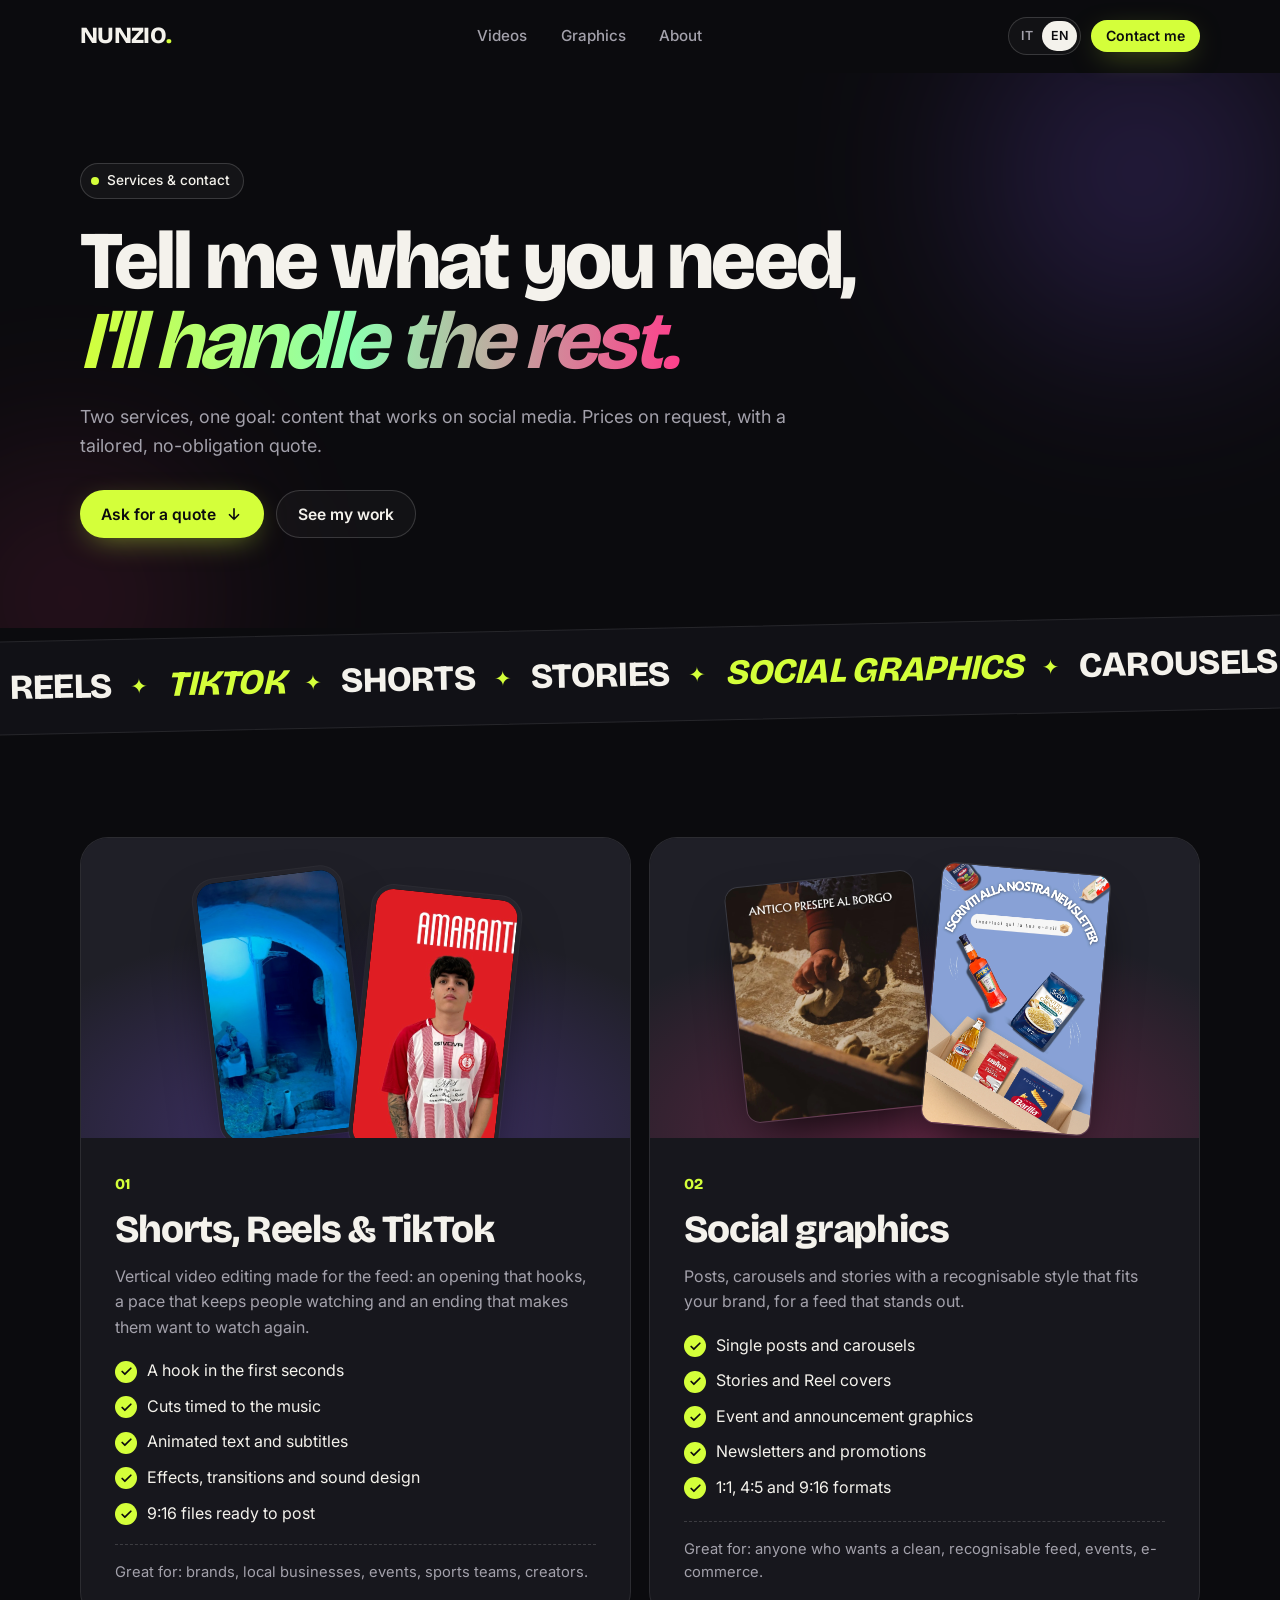
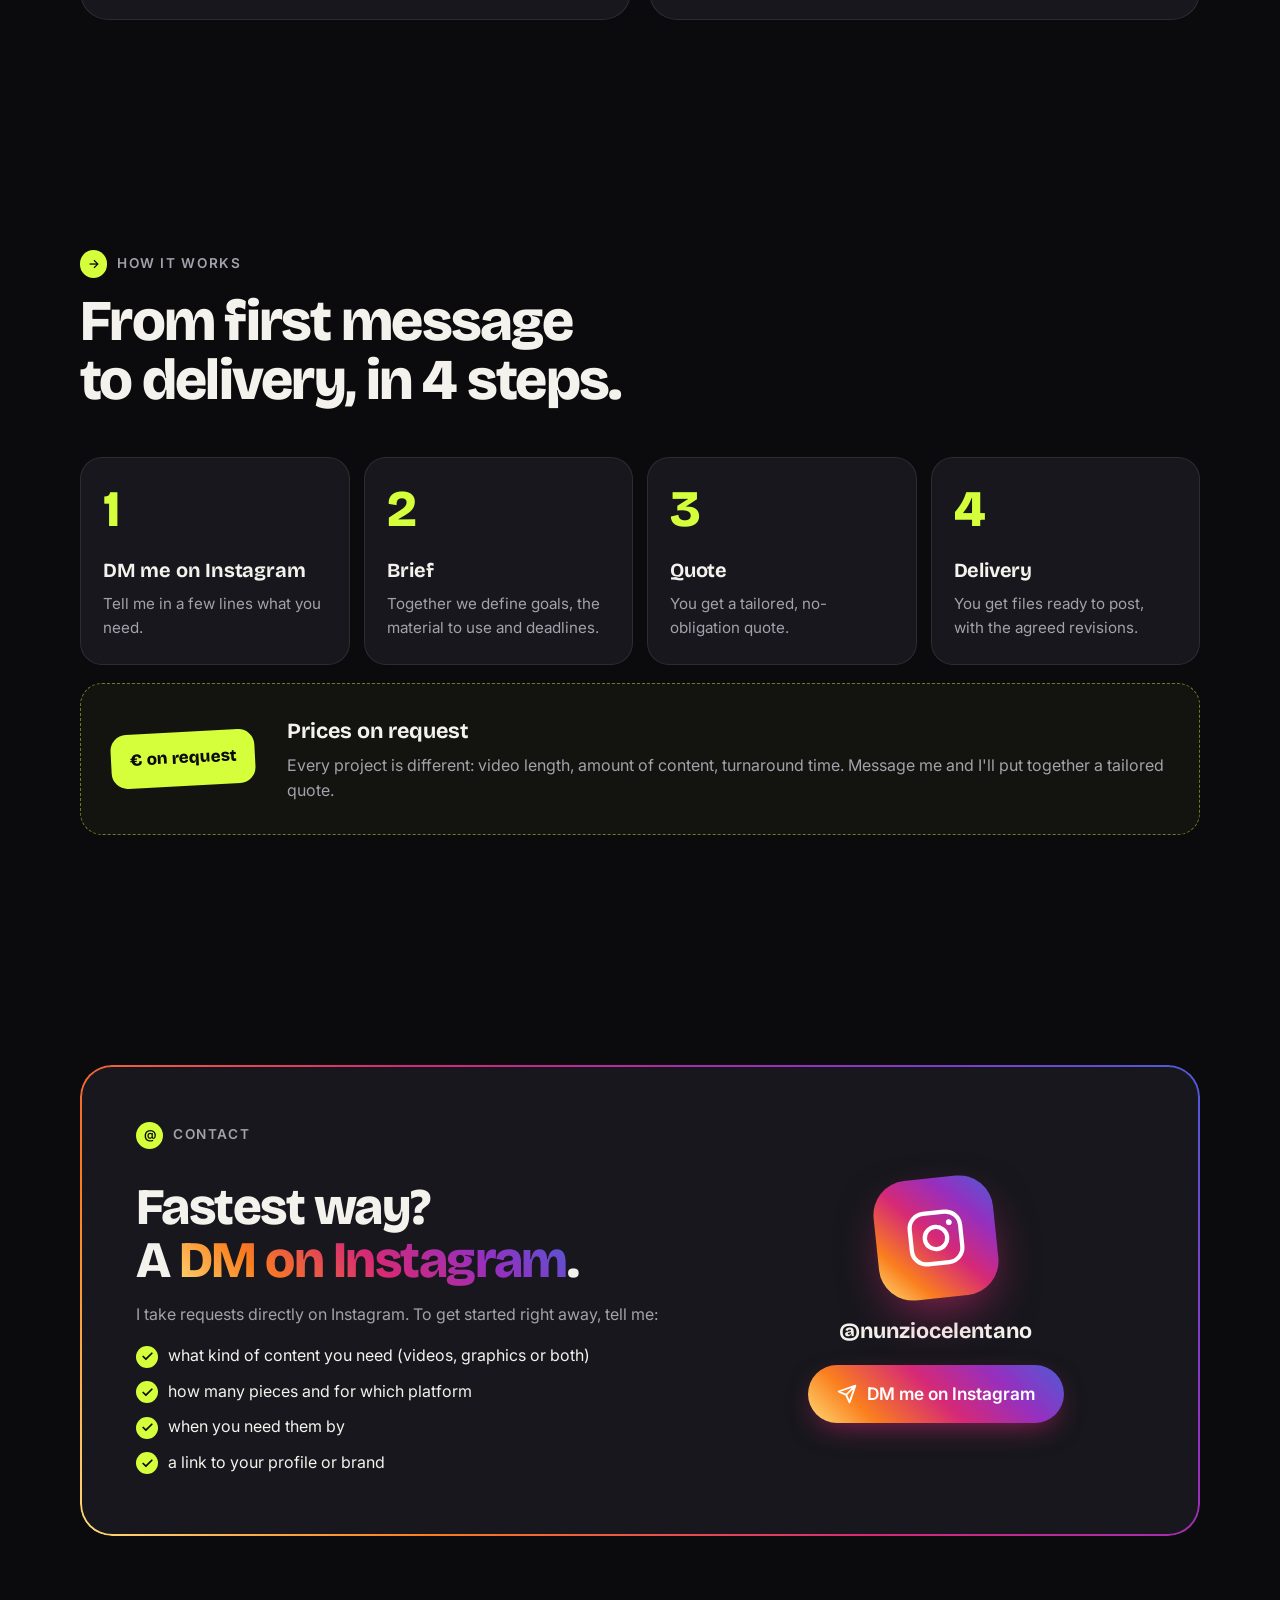
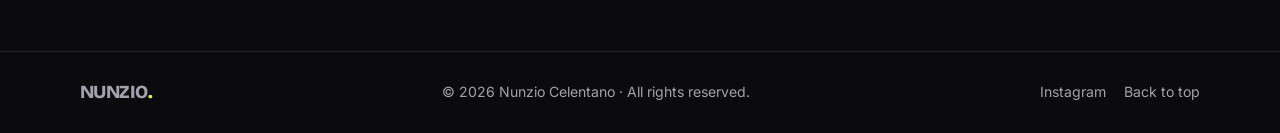
<file: 1 - PRIMO/servizi.html>
<!doctype html>
<html lang="it">
<head>
  <meta charset="utf-8">
  <meta name="viewport" content="width=device-width, initial-scale=1">
  <title>Servizi & contatti — Nunzio Celentano</title>
  <meta name="description" content="Montaggio video per i social e grafiche: scopri i servizi e scrivimi su Instagram per un preventivo.">
  <meta name="theme-color" content="#0b0b0e">
  <meta property="og:title" content="Servizi & contatti — Nunzio Celentano">
  <meta property="og:description" content="Shorts, Reels, TikTok e grafiche social. Preventivo su richiesta.">
  <meta property="og:image" content="video/poster/intercampania-goal.jpg">
  <link rel="icon" href="data:image/svg+xml,%3Csvg xmlns='http://www.w3.org/2000/svg' viewBox='0 0 64 64'%3E%3Crect width='64' height='64' rx='16' fill='%23d4ff3a'/%3E%3Ctext x='32' y='46' font-family='Arial Black,Arial' font-weight='900' font-size='40' text-anchor='middle' fill='%230b0b0e'%3EN%3C/text%3E%3C/svg%3E">
  <link rel="preconnect" href="https://fonts.googleapis.com">
  <link rel="preconnect" href="https://fonts.gstatic.com" crossorigin>
  <link href="https://fonts.googleapis.com/css2?family=Bricolage+Grotesque:opsz,wght@12..96,400..800&family=Inter:wght@400;500;600&display=swap" rel="stylesheet">
  <link rel="stylesheet" href="assets/style.css">
</head>
<body data-page="services">

  <header class="site-header" id="top">
    <div class="wrap header-inner">
      <a href="index.html" class="logo" aria-label="Nunzio Celentano — home">NUNZIO<span>.</span></a>
      <nav class="nav" aria-label="Menu">
        <a href="index.html#video" data-i18n="nav.video">Video</a>
        <a href="index.html#grafiche" data-i18n="nav.graphics">Grafiche</a>
        <a href="index.html#chi-sono" data-i18n="nav.about">Chi sono</a>
      </nav>
      <div class="header-actions">
        <button class="lang-toggle" type="button" data-i18n-aria="lang.aria" aria-label="Cambia lingua">
          <span data-l="it">IT</span><span data-l="en">EN</span>
        </button>
        <a class="btn btn-accent btn-small" href="#contatti"><span data-i18n="srv.navcta">Contattami</span></a>
      </div>
    </div>
  </header>

  <main>
    <!-- HERO SERVIZI -->
    <section class="hero hero-small">
      <div class="glow glow-a" aria-hidden="true"></div>
      <div class="glow glow-b" aria-hidden="true"></div>
      <div class="wrap">
        <p class="kicker"><span class="live-dot" aria-hidden="true"></span><span data-i18n="nav.contact">Servizi & contatti</span></p>
        <h1 class="hero-title" data-i18n-html="srv.title">Dimmi cosa ti serve, <em>al resto penso io.</em></h1>
        <p class="hero-sub" data-i18n="srv.sub">Due servizi, un solo obiettivo: contenuti che funzionano sui social. Prezzi su richiesta, con un preventivo su misura e senza impegno.</p>
        <div class="hero-ctas">
          <a href="#contatti" class="btn btn-accent"><span data-i18n="srv.cta">Chiedi un preventivo</span>
            <svg viewBox="0 0 24 24" width="18" height="18" fill="none" stroke="currentColor" stroke-width="2.2" stroke-linecap="round" stroke-linejoin="round" aria-hidden="true"><path d="M12 5v14M6 13l6 6 6-6"/></svg></a>
          <a href="index.html#video" class="btn btn-ghost"><span data-i18n="hero.cta">Guarda i lavori</span></a>
        </div>
      </div>
    </section>

    <div class="marquee" aria-hidden="true"><div class="marquee-track"></div></div>

    <!-- SERVIZI -->
    <section class="section" id="servizi">
      <div class="wrap services">
        <article class="service">
          <div class="service-media media-video">
            <div class="phone phone-mini tilt-l">
              <video src="video/preview/antico-presepe.mp4" poster="video/poster/antico-presepe.jpg" muted loop playsinline autoplay preload="auto" data-hero aria-hidden="true"></video>
            </div>
            <div class="phone phone-mini tilt-r">
              <video src="video/preview/intercampania-goal.mp4" poster="video/poster/intercampania-goal.jpg" muted loop playsinline autoplay preload="auto" data-hero aria-hidden="true"></video>
            </div>
          </div>
          <div class="service-body">
            <span class="service-num">01</span>
            <h2 class="service-title">Shorts, Reels & TikTok</h2>
            <p data-i18n="s1.text">Montaggio di video verticali pensati per il feed: un inizio che aggancia, un ritmo che tiene incollati e un finale che fa venire voglia di rivederli.</p>
            <ul class="checklist">
              <li data-i18n="s1.l1">Hook nei primi secondi</li>
              <li data-i18n="s1.l2">Tagli a ritmo di musica</li>
              <li data-i18n="s1.l3">Testi e sottotitoli animati</li>
              <li data-i18n="s1.l4">Effetti, transizioni e sound design</li>
              <li data-i18n="s1.l5">File 9:16 pronti da pubblicare</li>
            </ul>
            <p class="ideal" data-i18n="s1.for">Ideale per: brand, attività locali, eventi, squadre sportive, creator.</p>
          </div>
        </article>

        <article class="service">
          <div class="service-media media-gfx">
            <img class="gfx-a" src="grafiche/presepe-3.webp" width="1080" height="1350" alt="" loading="lazy">
            <img class="gfx-b" src="grafiche/mammapack-newsletter.webp" width="1294" height="2000" alt="" loading="lazy">
          </div>
          <div class="service-body">
            <span class="service-num">02</span>
            <h2 class="service-title" data-i18n="s2.title">Grafiche social</h2>
            <p data-i18n="s2.text">Post, caroselli e storie con uno stile riconoscibile e coerente con il tuo brand, per un feed che si fa notare.</p>
            <ul class="checklist">
              <li data-i18n="s2.l1">Post singoli e caroselli</li>
              <li data-i18n="s2.l2">Storie e copertine per i Reels</li>
              <li data-i18n="s2.l3">Grafiche per eventi e annunci</li>
              <li data-i18n="s2.l4">Newsletter e promozioni</li>
              <li data-i18n="s2.l5">Formati 1:1, 4:5 e 9:16</li>
            </ul>
            <p class="ideal" data-i18n="s2.for">Ideale per: chi vuole un feed ordinato e riconoscibile, eventi, e-commerce.</p>
          </div>
        </article>
      </div>
    </section>

    <!-- COME FUNZIONA -->
    <section class="section">
      <div class="wrap">
        <div class="section-head">
          <p class="eyebrow"><span class="num">→</span><span data-i18n="proc.eyebrow">Come funziona</span></p>
          <h2 class="section-title" data-i18n="proc.title">Dal primo messaggio alla consegna, in 4 passi.</h2>
        </div>
        <ol class="steps">
          <li><span class="step-n">1</span><h3 data-i18n="p1.t">Scrivimi su Instagram</h3><p data-i18n="p1.d">Raccontami in poche righe cosa ti serve.</p></li>
          <li><span class="step-n">2</span><h3>Brief</h3><p data-i18n="p2.d">Definiamo insieme obiettivi, materiale da usare e scadenze.</p></li>
          <li><span class="step-n">3</span><h3 data-i18n="p3.t">Preventivo</h3><p data-i18n="p3.d">Ricevi un preventivo su misura, senza impegno.</p></li>
          <li><span class="step-n">4</span><h3 data-i18n="p4.t">Consegna</h3><p data-i18n="p4.d">Ricevi i file pronti da pubblicare, con le revisioni concordate.</p></li>
        </ol>
        <div class="price-note">
          <span class="price-badge" data-i18n="price.badge">€ su richiesta</span>
          <div>
            <h3 data-i18n="price.title">Prezzi su richiesta</h3>
            <p data-i18n="price.text">Ogni progetto è diverso: durata dei video, quantità di contenuti, tempi di consegna. Scrivimi e ti preparo un preventivo su misura.</p>
          </div>
        </div>
      </div>
    </section>

    <!-- CONTATTI -->
    <section class="section" id="contatti">
      <div class="wrap">
        <div class="contact-card">
          <div class="contact-copy">
            <p class="eyebrow"><span class="num">@</span><span data-i18n="contact.eyebrow">Contatti</span></p>
            <h2 class="contact-title" data-i18n-html="contact.title">Il modo più veloce?<br>Un <span class="ig-text">DM su Instagram</span>.</h2>
            <p data-i18n="contact.text">Ricevo le richieste direttamente su Instagram. Per partire subito, scrivimi:</p>
            <ul class="checklist">
              <li data-i18n="contact.l1">che tipo di contenuto ti serve (video, grafiche o entrambi)</li>
              <li data-i18n="contact.l2">quanti contenuti e per quale social</li>
              <li data-i18n="contact.l3">entro quando ti servono</li>
              <li data-i18n="contact.l4">il link al tuo profilo o al tuo brand</li>
            </ul>
          </div>
          <div class="contact-action">
            <div class="ig-big" aria-hidden="true">
              <svg viewBox="0 0 24 24" fill="none" stroke="currentColor" stroke-width="1.6" stroke-linecap="round" stroke-linejoin="round"><rect x="2.5" y="2.5" width="19" height="19" rx="5.5"/><circle cx="12" cy="12" r="4.2"/><circle cx="17.4" cy="6.6" r="1.1" fill="currentColor" stroke="none"/></svg>
            </div>
            <p class="ig-handle" data-ig-handle hidden></p>
            <a class="btn btn-ig btn-big" href="https://www.instagram.com/" data-ig target="_blank" rel="noopener">
              <svg viewBox="0 0 24 24" width="20" height="20" fill="none" stroke="currentColor" stroke-width="2.2" stroke-linecap="round" stroke-linejoin="round" aria-hidden="true"><path d="M22 2L11 13M22 2l-7 20-4-9-9-4 20-7z"/></svg>
              <span data-i18n="cta.ig">Scrivimi su Instagram</span></a>
          </div>
        </div>
      </div>
    </section>
  </main>

  <footer class="site-footer">
    <div class="wrap footer-inner">
      <span class="logo logo-small">NUNZIO<span>.</span></span>
      <span class="foot-copy">© <span data-year></span> Nunzio Celentano · <span data-i18n="footer.rights">Tutti i diritti riservati.</span></span>
      <span class="foot-links">
        <a href="https://www.instagram.com/" data-ig-profile target="_blank" rel="noopener">Instagram</a>
        <a href="#top" data-i18n="footer.top">Torna su</a>
      </span>
    </div>
  </footer>

  <script src="assets/main.js"></script>
</body>
</html>
</file>
<file: assets/style.css>
/* =========================================================
   NUNZIO — portfolio
   Colori e font: modifica le variabili qui sotto.
   ========================================================= */
:root {
  --bg: #0b0b0e;
  --bg-2: #111116;
  --card: #17171d;
  --card-2: #1f1f27;
  --line: rgba(255, 255, 255, .09);
  --line-2: rgba(255, 255, 255, .16);
  --text: #f4f2ec;
  --muted: #a3a1ab;
  --accent: #d4ff3a;
  --accent-ink: #0b0b0e;
  --pink: #ff3d8b;
  --violet: #8b5cff;
  --ig: linear-gradient(45deg, #feda75 0%, #fa7e1e 22%, #d62976 50%, #962fbf 75%, #4f5bd5 100%);

  --font-display: "Bricolage Grotesque", "Inter", system-ui, sans-serif;
  --font-body: "Inter", system-ui, -apple-system, "Segoe UI", sans-serif;

  --maxw: 1200px;
  --gutter: clamp(16px, 4vw, 40px);
  --radius: 22px;
  --ease: cubic-bezier(.2, .8, .2, 1);
}

*, *::before, *::after { box-sizing: border-box; }
* { margin: 0; padding: 0; }
html { scroll-behavior: smooth; scroll-padding-top: 84px; -webkit-text-size-adjust: 100%; }
body {
  background: var(--bg);
  color: var(--text);
  font-family: var(--font-body);
  font-size: 16px;
  line-height: 1.6;
  -webkit-font-smoothing: antialiased;
  overflow-x: hidden;
}
img, video, svg { display: block; max-width: 100%; }
a { color: inherit; text-decoration: none; }
button { font: inherit; color: inherit; background: none; border: 0; cursor: pointer; }
ul, ol { list-style: none; }
::selection { background: var(--accent); color: var(--accent-ink); }
:focus-visible { outline: 2px solid var(--accent); outline-offset: 3px; border-radius: 6px; }
[hidden] { display: none !important; }

main { overflow-x: clip; }
.wrap { max-width: var(--maxw); margin: 0 auto; padding: 0 var(--gutter); }

/* ---------- Bottoni ---------- */
.btn {
  display: inline-flex; align-items: center; gap: .55em;
  padding: .9em 1.35em; border-radius: 999px;
  font-weight: 600; font-size: .98rem; line-height: 1.1; white-space: nowrap;
  transition: transform .25s var(--ease), background-color .25s, box-shadow .25s, border-color .25s;
}
.btn svg { flex-shrink: 0; }
.contact-action .btn, .cta-actions .btn { max-width: 100%; white-space: normal; justify-content: center; text-align: center; }
.btn:hover { transform: translateY(-2px); }
.btn:active { transform: translateY(0); }
.btn-accent { background: var(--accent); color: var(--accent-ink); box-shadow: 0 8px 30px -10px rgba(212, 255, 58, .55); }
.btn-accent:hover { box-shadow: 0 12px 34px -8px rgba(212, 255, 58, .7); }
.btn-ghost { border: 1.5px solid var(--line-2); background: rgba(255, 255, 255, .03); }
.btn-ghost:hover { border-color: var(--text); }
.btn-ig { background: var(--ig); color: #fff; box-shadow: 0 10px 30px -10px rgba(214, 41, 118, .7); }
.btn-small { padding: .62em 1.05em; font-size: .88rem; }
.btn-big { padding: 1.1em 1.7em; font-size: 1.08rem; }

/* ---------- Header ---------- */
.site-header {
  position: sticky; top: 0; z-index: 50;
  transition: background-color .3s, border-color .3s, backdrop-filter .3s;
  border-bottom: 1px solid transparent;
}
.site-header.scrolled {
  background: rgba(11, 11, 14, .78);
  backdrop-filter: blur(14px) saturate(140%);
  -webkit-backdrop-filter: blur(14px) saturate(140%);
  border-color: var(--line);
}
.header-inner { display: flex; align-items: center; justify-content: space-between; gap: 16px; height: 72px; }
.logo { font-family: var(--font-display); font-weight: 800; font-size: 1.45rem; letter-spacing: -.03em; }
.logo span { color: var(--accent); }
.logo-small { font-size: 1.15rem; }
.nav { display: flex; gap: 6px; }
.nav a { padding: .5em .9em; border-radius: 999px; color: var(--muted); font-weight: 500; font-size: .95rem; transition: color .2s, background-color .2s; }
.nav a:hover { color: var(--text); background: rgba(255, 255, 255, .06); }
.header-actions { display: flex; align-items: center; gap: 10px; }

.lang-toggle {
  display: inline-flex; padding: 3px; border-radius: 999px;
  border: 1px solid var(--line-2); background: rgba(255, 255, 255, .03);
  font-size: .78rem; font-weight: 600; letter-spacing: .04em;
}
.lang-toggle span { padding: .38em .7em; border-radius: 999px; color: var(--muted); transition: background-color .25s, color .25s; }
.lang-toggle[data-current="it"] [data-l="it"],
.lang-toggle[data-current="en"] [data-l="en"] { background: var(--text); color: var(--bg); }

/* ---------- Hero ---------- */
.hero { position: relative; padding: clamp(36px, 7vw, 90px) 0 clamp(48px, 7vw, 90px); overflow: hidden; }
.hero-inner { display: grid; grid-template-columns: 1.05fr 1fr; align-items: center; gap: clamp(24px, 4vw, 60px); }
.glow { position: absolute; border-radius: 50%; filter: blur(90px); opacity: .55; pointer-events: none; z-index: -1; }
.glow-a { width: 520px; height: 520px; background: radial-gradient(circle, rgba(139, 92, 255, .55), transparent 65%); top: -160px; right: -120px; }
.glow-b { width: 420px; height: 420px; background: radial-gradient(circle, rgba(255, 61, 139, .38), transparent 65%); bottom: -180px; left: -140px; }
.glow-c { width: 600px; height: 600px; background: radial-gradient(circle, rgba(212, 255, 58, .22), transparent 65%); top: -200px; left: 50%; transform: translateX(-50%); }

.kicker {
  display: inline-flex; align-items: center; gap: .6em;
  padding: .45em .95em .45em .75em; border-radius: 999px;
  border: 1px solid var(--line-2); background: rgba(255, 255, 255, .04);
  font-size: .85rem; font-weight: 500; color: var(--text);
}
.live-dot { width: 8px; height: 8px; border-radius: 50%; background: var(--accent); box-shadow: 0 0 0 0 rgba(212, 255, 58, .7); animation: pulse 2s infinite; }
@keyframes pulse { 0% { box-shadow: 0 0 0 0 rgba(212, 255, 58, .6); } 70% { box-shadow: 0 0 0 10px rgba(212, 255, 58, 0); } 100% { box-shadow: 0 0 0 0 rgba(212, 255, 58, 0); } }

.hero-title {
  font-family: var(--font-display); font-weight: 800;
  font-size: clamp(2.6rem, 6.4vw, 5.4rem); line-height: .98; letter-spacing: -.035em;
  margin: 22px 0 22px; text-wrap: balance;
}
.hero-title em {
  font-style: italic; font-weight: 700;
  background: linear-gradient(90deg, var(--accent), #8dffb0 45%, var(--pink));
  -webkit-background-clip: text; background-clip: text; color: transparent;
  padding-right: .1em;
  -webkit-box-decoration-break: clone; box-decoration-break: clone;
}
.hero-sub { font-size: clamp(1.02rem, 1.4vw, 1.15rem); color: var(--muted); max-width: 33em; }
.hero-ctas { display: flex; flex-wrap: wrap; gap: 12px; margin-top: 30px; }
.hero-small .hero-title { max-width: 14em; }
.hero-small .hero-sub { max-width: 40em; }

/* Telefoni */
.hero-phones { position: relative; height: clamp(420px, 44vw, 560px); }
.phone {
  position: absolute; aspect-ratio: 9 / 16; border-radius: 30px; overflow: hidden;
  background: #000; border: 5px solid #24242c;
  box-shadow: 0 30px 60px -20px rgba(0, 0, 0, .8), 0 0 0 1px rgba(255, 255, 255, .06);
}
.phone video { width: 100%; height: 100%; object-fit: cover; }
.phone-1 { width: 38%; left: 0; top: 14%; transform: rotate(-8deg); animation: float-a 7s ease-in-out infinite; }
.phone-2 { width: 44%; left: 28%; top: 0; z-index: 2; animation: float-b 6s ease-in-out infinite; }
.phone-3 { width: 38%; right: 0; top: 18%; transform: rotate(8deg); animation: float-c 8s ease-in-out infinite; }
@keyframes float-a { 0%, 100% { transform: rotate(-8deg) translateY(0); } 50% { transform: rotate(-6deg) translateY(-12px); } }
@keyframes float-b { 0%, 100% { transform: translateY(0); } 50% { transform: translateY(-14px); } }
@keyframes float-c { 0%, 100% { transform: rotate(8deg) translateY(0); } 50% { transform: rotate(6deg) translateY(-10px); } }

.phone-ui { position: absolute; inset: 0; pointer-events: none; background: linear-gradient(to top, rgba(0, 0, 0, .55), transparent 32%); }
.pu-icons { position: absolute; right: 9px; bottom: 44px; display: flex; flex-direction: column; gap: 12px; }
.pu-icons i { display: block; width: 19px; height: 19px; background: #fff; -webkit-mask: var(--m) center / contain no-repeat; mask: var(--m) center / contain no-repeat; }
.i-heart { --m: url("data:image/svg+xml,%3Csvg xmlns='http://www.w3.org/2000/svg' viewBox='0 0 24 24' fill='none' stroke='black' stroke-width='2.2' stroke-linejoin='round'%3E%3Cpath d='M20.8 4.6a5.5 5.5 0 0 0-7.8 0L12 5.7l-1-1.1a5.5 5.5 0 0 0-7.8 7.8l1 1.1L12 21l7.8-7.5 1-1.1a5.5 5.5 0 0 0 0-7.8z'/%3E%3C/svg%3E"); }
.i-comment { --m: url("data:image/svg+xml,%3Csvg xmlns='http://www.w3.org/2000/svg' viewBox='0 0 24 24' fill='none' stroke='black' stroke-width='2.2' stroke-linejoin='round'%3E%3Cpath d='M21 11.5a8.4 8.4 0 0 1-.9 3.8 8.5 8.5 0 0 1-7.6 4.7 8.4 8.4 0 0 1-3.8-.9L3 21l1.9-5.7a8.4 8.4 0 0 1-.9-3.8 8.5 8.5 0 0 1 4.7-7.6 8.4 8.4 0 0 1 3.8-.9h.5a8.5 8.5 0 0 1 8 8v.5z'/%3E%3C/svg%3E"); }
.i-send { --m: url("data:image/svg+xml,%3Csvg xmlns='http://www.w3.org/2000/svg' viewBox='0 0 24 24' fill='none' stroke='black' stroke-width='2.2' stroke-linejoin='round'%3E%3Cpath d='M22 2L11 13M22 2l-7 20-4-9-9-4 20-7z'/%3E%3C/svg%3E"); }
.pu-user { position: absolute; left: 10px; bottom: 12px; display: flex; align-items: center; gap: 6px; font-size: 11px; font-weight: 600; color: #fff; }
.pu-user b { width: 18px; height: 18px; border-radius: 50%; background: var(--ig); box-shadow: inset 0 0 0 2px #000; }

.float-chip {
  position: absolute; z-index: 3; padding: .5em .95em; border-radius: 999px;
  font-size: .82rem; font-weight: 600; white-space: nowrap;
  background: rgba(23, 23, 29, .82); border: 1px solid var(--line-2);
  backdrop-filter: blur(10px); -webkit-backdrop-filter: blur(10px);
  box-shadow: 0 10px 30px -10px rgba(0, 0, 0, .7);
}
.chip-1 { top: 6%; left: -2%; background: var(--accent); color: var(--accent-ink); border-color: transparent; transform: rotate(-4deg); }
.chip-2 { bottom: 10%; left: 6%; transform: rotate(3deg); }
.chip-3 { top: 2%; right: 2%; background: var(--pink); color: #fff; border-color: transparent; transform: rotate(6deg); }

/* ---------- Marquee ---------- */
.marquee {
  overflow: hidden; border-block: 1px solid var(--line);
  background: var(--bg-2); padding: 18px 0;
  transform: rotate(-1.2deg); margin: 0 -10px;
}
.marquee-track { display: flex; width: max-content; animation: marquee 32s linear infinite; }
.marquee-group { display: flex; align-items: center; flex-shrink: 0; }
.marquee-group span { font-family: var(--font-display); font-weight: 800; font-size: clamp(1.4rem, 3vw, 2.2rem); letter-spacing: -.02em; text-transform: uppercase; padding: 0 .55em; }
.marquee-group span:nth-of-type(3n+2) { color: var(--accent); font-style: italic; }
.marquee-group i { font-style: normal; color: var(--accent); font-size: 1.3rem; }
@keyframes marquee { to { transform: translateX(-50%); } }

/* ---------- Sezioni ---------- */
.section { padding: clamp(64px, 9vw, 120px) 0; }
.section-head { margin-bottom: clamp(28px, 4vw, 48px); max-width: 720px; }
.eyebrow { display: inline-flex; align-items: center; gap: .7em; font-size: .85rem; font-weight: 600; text-transform: uppercase; letter-spacing: .12em; color: var(--muted); }
.eyebrow .num { display: inline-grid; place-items: center; min-width: 2.2em; height: 2.2em; padding: 0 .4em; border-radius: 999px; background: var(--accent); color: var(--accent-ink); letter-spacing: 0; font-size: .78rem; }
.section-title { font-family: var(--font-display); font-weight: 800; font-size: clamp(2.1rem, 4.8vw, 3.6rem); line-height: 1.02; letter-spacing: -.03em; margin-top: 14px; text-wrap: balance; }
.section-sub { color: var(--muted); margin-top: 12px; font-size: 1.05rem; }

.tags { display: flex; flex-wrap: wrap; gap: 6px; }
.tag {
  display: inline-block; padding: .3em .7em; border-radius: 999px;
  font-size: .74rem; font-weight: 600; letter-spacing: .02em;
  background: rgba(11, 11, 14, .6); border: 1px solid rgba(255, 255, 255, .18); color: #fff;
  backdrop-filter: blur(6px); -webkit-backdrop-filter: blur(6px);
}
.tag-accent { background: var(--accent); color: var(--accent-ink); border-color: transparent; }

/* Play badge */
.play-badge {
  position: absolute; left: 50%; top: 50%; width: 62px; height: 62px; margin: -31px 0 0 -31px;
  display: grid; place-items: center; border-radius: 50%;
  background: rgba(255, 255, 255, .16); border: 1px solid rgba(255, 255, 255, .35);
  backdrop-filter: blur(8px); -webkit-backdrop-filter: blur(8px);
  opacity: 0; transform: scale(.8); transition: opacity .3s, transform .3s var(--ease);
}
.play-badge svg { width: 24px; height: 24px; color: #fff; margin-left: 3px; }

/* ---------- Progetti ---------- */
.projects { display: flex; flex-direction: column; gap: clamp(56px, 7vw, 96px); }
.project {
  display: grid; grid-template-columns: minmax(280px, .85fr) minmax(0, 1.6fr);
  gap: clamp(24px, 4vw, 56px); align-items: start;
  padding-top: clamp(24px, 3vw, 36px); border-top: 1px solid var(--line);
}
.project-copy { position: sticky; top: 96px; }
.project-top { display: flex; align-items: center; gap: 12px; margin-bottom: 10px; }
.project-num { display: inline-grid; place-items: center; min-width: 2.4em; height: 2.4em; padding: 0 .5em; border-radius: 999px; border: 1.5px solid var(--accent); color: var(--accent); font-family: var(--font-display); font-weight: 800; font-size: .8rem; }
.project-meta { font-size: .8rem; font-weight: 600; letter-spacing: .1em; text-transform: uppercase; color: var(--muted); }
.project-title { font-family: var(--font-display); font-weight: 800; font-size: clamp(2.2rem, 4vw, 3.3rem); line-height: 1; letter-spacing: -.035em; }
.project-sub { margin-top: 8px; font-family: var(--font-display); font-weight: 600; font-size: 1.12rem; color: var(--accent); }
.project-sub .by { color: var(--muted); font-weight: 500; }
.project-text { margin-top: 16px; color: #cfcdd6; }
.facts { display: grid; gap: 14px; margin: 22px 0 24px; padding: 18px 0 0; border-top: 1px dashed var(--line-2); }
.facts dt { font-size: .74rem; font-weight: 700; text-transform: uppercase; letter-spacing: .12em; color: var(--muted); margin-bottom: 4px; }
.facts dd { font-size: .96rem; }
.did { display: flex; flex-direction: column; gap: 6px; }
.did li { position: relative; padding-left: 18px; }
.did li::before { content: ""; position: absolute; left: 0; top: .62em; width: 7px; height: 7px; border-radius: 50%; background: var(--accent); }

/* Galleria scorrevole */
.strip-wrap { position: relative; min-width: 0; }
.strip {
  --h: clamp(360px, 34vw, 470px);
  display: flex; gap: 14px; overflow-x: auto; overscroll-behavior-x: contain;
  scroll-snap-type: x mandatory; scroll-padding: 0 2px; padding: 2px 2px 14px;
  scrollbar-width: thin; scrollbar-color: rgba(255, 255, 255, .25) transparent;
}
.strip::-webkit-scrollbar { height: 6px; }
.strip::-webkit-scrollbar-thumb { background: rgba(255, 255, 255, .22); border-radius: 6px; }
.strip-btn {
  position: absolute; top: calc(50% - 7px); z-index: 3; width: 44px; height: 44px; margin-top: -22px;
  display: grid; place-items: center; border-radius: 50%;
  background: rgba(255, 255, 255, .92); color: #111; box-shadow: 0 8px 24px rgba(0, 0, 0, .5);
  transition: opacity .25s, transform .2s;
}
.strip-btn svg { width: 20px; height: 20px; fill: none; stroke: currentColor; stroke-width: 2.6; stroke-linecap: round; stroke-linejoin: round; }
.strip-btn:hover { transform: scale(1.08); }
.strip-prev { left: -14px; }
.strip-next { right: -14px; }
.strip-btn[hidden] { display: none; }

.mcard {
  position: relative; flex: 0 0 auto; height: var(--h, 420px); aspect-ratio: 9 / 16;
  border-radius: 18px; overflow: hidden; background: var(--card); scroll-snap-align: start;
  box-shadow: 0 0 0 1px var(--line);
  transition: transform .35s var(--ease), box-shadow .35s;
}
.mcard.r-45 { aspect-ratio: 4 / 5; }
.mcard.r-tall { aspect-ratio: 1294 / 2000; }
.mcard.r-11 { aspect-ratio: 1 / 1; }
.mcard.r-land { aspect-ratio: 1400 / 787; }
.mcard-open { position: absolute; inset: 0; display: block; width: 100%; height: 100%; text-align: left; cursor: pointer; }
.mcard-open[data-img] { cursor: zoom-in; }
.mcard video, .mcard img { position: absolute; inset: 0; width: 100%; height: 100%; object-fit: cover; transition: transform .6s var(--ease); }
.mcard-shade { position: absolute; inset: 0; background: linear-gradient(to top, rgba(0, 0, 0, .82) 0%, rgba(0, 0, 0, .05) 38%, rgba(0, 0, 0, 0) 100%); }
.mcard-label { position: absolute; left: 14px; right: 14px; bottom: 14px; display: flex; flex-direction: column; gap: 6px; align-items: flex-start; font-family: var(--font-display); font-weight: 700; font-size: 1.02rem; line-height: 1.15; color: #fff; }
.mcard-type { padding: .25em .6em; border-radius: 999px; font-family: var(--font-body); font-size: .68rem; font-weight: 700; letter-spacing: .04em; text-transform: uppercase; background: var(--accent); color: var(--accent-ink); }
.mcard:hover, .mcard:focus-within { transform: translateY(-4px); box-shadow: 0 0 0 2px var(--accent), 0 24px 50px -20px rgba(212, 255, 58, .35); }
.mcard:hover video, .mcard:hover img { transform: scale(1.04); }
.mcard:hover .play-badge, .mcard-open:focus-visible .play-badge { opacity: 1; transform: scale(1); }
.ig-chip {
  position: absolute; top: 10px; right: 10px; z-index: 2; width: 34px; height: 34px;
  display: grid; place-items: center; border-radius: 10px; background: var(--ig); color: #fff;
  box-shadow: 0 6px 16px rgba(0, 0, 0, .45); transition: transform .2s;
}
.ig-chip svg { width: 18px; height: 18px; }
.ig-chip:hover { transform: scale(1.1); }

/* 1926 in evidenza, a tutta larghezza */
.project-feature { grid-template-columns: 1fr; gap: clamp(20px, 3vw, 32px); }
.feature-head { display: grid; grid-template-columns: auto minmax(0, 540px); justify-content: space-between; align-items: end; gap: 20px 56px; }
.feature-title {
  font-family: var(--font-display); font-weight: 800; font-size: clamp(5.5rem, 15vw, 11.5rem); line-height: .82; letter-spacing: -.055em; margin-top: 10px;
  background: linear-gradient(180deg, #9fdcff 0%, #2a8be8 100%); -webkit-background-clip: text; background-clip: text; color: transparent;
}
.feature-side .project-sub { margin-top: 0; color: #7cc8ff; }
.feature-side .btn { margin-top: 20px; }
.feature-video { border-radius: 26px; box-shadow: 0 0 0 1px var(--line), 0 40px 90px -40px rgba(42, 139, 232, .55); }
.feature-video:hover { transform: none; }

/* 1926: video verticale con l'immagine girata, mostrato in orizzontale */
.project-wide .strip-wrap { align-self: center; }
.mcard.r-169 { width: 100%; height: auto; aspect-ratio: 16 / 9; container-type: size; }
.mcard.r-169 video { inset: auto; left: 50%; top: 50%; width: 100cqh; height: 100cqw; transform: translate(-50%, -50%) rotate(var(--rot, -90deg)); }
.mcard.r-169:hover video { transform: translate(-50%, -50%) rotate(var(--rot, -90deg)) scale(1.04); }

/* ---------- Chi sono ---------- */
.about { background: var(--bg-2); border-block: 1px solid var(--line); }
.about-grid { display: grid; grid-template-columns: 1.25fr 1fr; gap: clamp(28px, 5vw, 80px); align-items: start; }
.about-statement { font-family: var(--font-display); font-weight: 700; font-size: clamp(1.9rem, 3.8vw, 3.1rem); line-height: 1.08; letter-spacing: -.03em; margin-top: 18px; text-wrap: pretty; }
.about-statement .hl { background: var(--accent); color: var(--accent-ink); padding: 0 .18em; border-radius: .18em; box-decoration-break: clone; -webkit-box-decoration-break: clone; }
.about-statement em { font-style: italic; color: var(--pink); }
.about-side { padding-top: 8px; }
.about-side > p:first-child { font-size: 1.06rem; color: #cfcdd6; }
.about-side .about-p2 { margin-top: 14px; font-size: 1.06rem; color: #cfcdd6; }
.mini-label { margin: 28px 0 12px; font-size: .78rem; font-weight: 700; text-transform: uppercase; letter-spacing: .12em; color: var(--muted); }
.chips { display: flex; flex-wrap: wrap; gap: 8px; }
.chips li { padding: .5em .95em; border-radius: 999px; border: 1px solid var(--line-2); font-size: .9rem; font-weight: 500; }
.client-list { display: flex; flex-wrap: wrap; gap: 6px 0; }
.client-list li { font-family: var(--font-display); font-weight: 700; font-size: 1.2rem; letter-spacing: -.01em; }
.client-list li:not(:last-child)::after { content: "✦"; color: var(--accent); font-size: .8rem; margin: 0 .7em; vertical-align: .15em; }

/* ---------- CTA finale ---------- */
.cta-band { position: relative; overflow: hidden; padding: clamp(72px, 10vw, 130px) 0; text-align: center; }
.cta-inner { display: flex; flex-direction: column; align-items: center; gap: 34px; }
.cta-title { font-family: var(--font-display); font-weight: 800; font-size: clamp(2.8rem, 8vw, 6.2rem); line-height: .95; letter-spacing: -.045em; }
.outline { color: var(--accent); font-style: italic; }
.cta-actions { display: flex; flex-wrap: wrap; justify-content: center; gap: 12px; }

/* ---------- Footer ---------- */
.site-footer { border-top: 1px solid var(--line); padding: 26px 0; }
.footer-inner { display: flex; flex-wrap: wrap; align-items: center; justify-content: space-between; gap: 12px 24px; font-size: .88rem; color: var(--muted); }
.foot-links { display: flex; gap: 18px; }
.foot-links a:hover { color: var(--text); }

/* ---------- Pagina servizi ---------- */
.services { display: grid; grid-template-columns: 1fr; gap: 18px; }
.service { display: flex; flex-direction: column; border-radius: calc(var(--radius) + 6px); background: var(--card); border: 1px solid var(--line); overflow: hidden; }
.service-media { position: relative; height: 300px; overflow: hidden; background: radial-gradient(120% 120% at 50% 100%, rgba(139, 92, 255, .35), transparent 60%), var(--card-2); }
.media-gfx { background: radial-gradient(120% 120% at 50% 100%, rgba(255, 61, 139, .3), transparent 60%), var(--card-2); }
.media-feed { display: grid; place-items: center; background: radial-gradient(120% 120% at 50% 100%, rgba(212, 255, 58, .16), transparent 60%), var(--card-2); }
.feed { width: 214px; padding: 10px; border-radius: 18px; background: #0f0f13; border: 1px solid var(--line-2); box-shadow: 0 24px 50px -16px rgba(0, 0, 0, .85); transform: rotate(-3deg); }
.feed-head { display: flex; align-items: center; gap: 8px; margin-bottom: 9px; }
.feed-avatar { width: 28px; height: 28px; border-radius: 50%; background: var(--ig); box-shadow: inset 0 0 0 2px #0f0f13; }
.feed-lines { display: flex; flex-direction: column; gap: 4px; }
.feed-lines b { width: 84px; height: 7px; border-radius: 4px; background: rgba(255, 255, 255, .75); }
.feed-lines i { width: 52px; height: 6px; border-radius: 4px; background: rgba(255, 255, 255, .3); }
.feed-grid { display: grid; grid-template-columns: repeat(3, 1fr); gap: 3px; }
.feed-grid img { width: 100%; height: auto; aspect-ratio: 4 / 5; object-fit: cover; border-radius: 3px; }
.phone-mini { width: 150px; border-width: 4px; border-radius: 22px; top: 34px; }
.tilt-l { left: calc(50% - 150px); transform: rotate(-7deg); }
.tilt-r { left: calc(50% + 4px); top: 52px; transform: rotate(6deg); }
.media-gfx img { position: absolute; height: auto; border-radius: 14px; box-shadow: 0 24px 50px -16px rgba(0, 0, 0, .85); border: 1px solid rgba(255, 255, 255, .12); }
.gfx-a { width: 190px; left: calc(50% - 190px); top: 40px; transform: rotate(-6deg); }
.gfx-b { width: 170px; left: calc(50% + 6px); top: 30px; transform: rotate(5deg); }
.service-body { padding: clamp(22px, 3vw, 34px); display: flex; flex-direction: column; gap: 14px; flex: 1; }
.service-num { font-family: var(--font-display); font-weight: 800; font-size: .95rem; color: var(--accent); }
.service-title { font-family: var(--font-display); font-weight: 800; font-size: clamp(1.8rem, 3vw, 2.4rem); line-height: 1.02; letter-spacing: -.03em; }
.service-body > p { color: var(--muted); }
.checklist { display: flex; flex-direction: column; gap: 10px; margin: 4px 0; }
.checklist li { position: relative; padding-left: 32px; }
.checklist li::before {
  content: ""; position: absolute; left: 0; top: .15em; width: 22px; height: 22px; border-radius: 50%;
  background: var(--accent) url("data:image/svg+xml,%3Csvg xmlns='http://www.w3.org/2000/svg' viewBox='0 0 24 24' fill='none' stroke='%230b0b0e' stroke-width='3.2' stroke-linecap='round' stroke-linejoin='round'%3E%3Cpath d='M20 6L9 17l-5-5'/%3E%3C/svg%3E") center / 13px no-repeat;
}
.ideal { margin-top: auto; padding-top: 16px; border-top: 1px dashed var(--line-2); font-size: .92rem; color: var(--muted); }

.steps { display: grid; grid-template-columns: repeat(4, 1fr); gap: 14px; counter-reset: s; }
.steps li { position: relative; padding: 26px 22px 24px; border-radius: var(--radius); background: var(--card); border: 1px solid var(--line); }
.step-n { display: block; font-family: var(--font-display); font-weight: 800; font-size: 3.2rem; line-height: 1; color: var(--accent); margin-bottom: 18px; }
.steps h3 { font-family: var(--font-display); font-weight: 700; font-size: 1.25rem; letter-spacing: -.01em; margin-bottom: 6px; }
.steps p { color: var(--muted); font-size: .95rem; }


.service-row { display: grid; grid-template-columns: minmax(0, 1.25fr) minmax(0, 1fr); align-items: stretch; }
.service-row.reverse { grid-template-columns: minmax(0, 1fr) minmax(0, 1.25fr); }
.service-row.reverse > :first-child { order: 2; }
.service-row .service-media { height: auto; min-height: 440px; }
.service-row .service-body { justify-content: center; }
.service-strip { align-self: center; padding: 22px 0 8px 22px; }
.service-row.reverse .service-strip { padding: 22px 22px 8px 0; }
.service-strip .strip { --h: clamp(340px, 30vw, 420px); }
.service-strip .strip-prev { left: 8px; }
.service-strip .strip-next { right: 8px; }
.feed-window { height: 340px; overflow: hidden; border-radius: 6px; -webkit-mask: linear-gradient(transparent, #000 8%, #000 92%, transparent); mask: linear-gradient(transparent, #000 8%, #000 92%, transparent); }
.feed-window .feed-grid { animation: feed-scroll 38s linear infinite; }
.feed:hover .feed-grid { animation-play-state: paused; }
@keyframes feed-scroll { to { transform: translateY(calc(-50% - 1.5px)); } }
.media-feed .feed { width: 250px; }

.talk {
  display: grid; grid-template-columns: minmax(0, 1fr) minmax(0, 1.1fr); gap: clamp(18px, 3vw, 40px); align-items: center;
  margin-top: 18px; padding: clamp(22px, 3vw, 34px); border-radius: var(--radius);
  border: 1.5px dashed rgba(212, 255, 58, .45); background: rgba(212, 255, 58, .04);
}
.talk-title { font-family: var(--font-display); font-weight: 800; font-size: clamp(1.6rem, 3vw, 2.2rem); line-height: 1.05; letter-spacing: -.02em; margin-bottom: 8px; }
.talk-copy p { color: var(--muted); }
.talk-actions { display: flex; flex-wrap: wrap; gap: 10px; }
.talk-actions .btn { white-space: normal; }
.talk-hint { flex-basis: 100%; font-size: .85rem; color: var(--muted); }

.toast {
  position: fixed; left: 50%; bottom: 22px; z-index: 100; transform: translateX(-50%);
  max-width: calc(100vw - 32px); padding: .85em 1.2em; border-radius: 14px;
  background: var(--accent); color: var(--accent-ink); font-weight: 600; font-size: .92rem;
  box-shadow: 0 16px 40px -10px rgba(0, 0, 0, .7); animation: toast-in .3s var(--ease);
}
@keyframes toast-in { from { opacity: 0; transform: translate(-50%, 12px); } }

.contact-card {
  position: relative; display: grid; grid-template-columns: 1.3fr 1fr; gap: clamp(24px, 4vw, 56px); align-items: center;
  padding: clamp(26px, 4.5vw, 56px); border-radius: calc(var(--radius) + 10px);
  background: var(--card); isolation: isolate;
}
.contact-card::before {
  content: ""; position: absolute; inset: 0; z-index: -1; border-radius: inherit; padding: 2px;
  background: var(--ig);
  -webkit-mask: linear-gradient(#000 0 0) content-box, linear-gradient(#000 0 0);
  -webkit-mask-composite: xor; mask-composite: exclude;
}
.contact-title { font-family: var(--font-display); font-weight: 800; font-size: clamp(2rem, 4.2vw, 3.2rem); line-height: 1.04; letter-spacing: -.03em; margin: 16px 0 14px; }
.ig-text { background: var(--ig); -webkit-background-clip: text; background-clip: text; color: transparent; }
.contact-copy > p { color: var(--muted); margin-bottom: 16px; }
.contact-action { display: flex; flex-direction: column; align-items: center; gap: 16px; text-align: center; }
.ig-big { width: 120px; height: 120px; border-radius: 34px; display: grid; place-items: center; background: var(--ig); color: #fff; box-shadow: 0 20px 50px -14px rgba(214, 41, 118, .7); transform: rotate(-6deg); }
.ig-big svg { width: 64px; height: 64px; }
.ig-handle { font-family: var(--font-display); font-weight: 700; font-size: 1.35rem; }

/* ---------- Lightbox ---------- */
.lightbox {
  position: fixed; inset: 0; width: 100%; height: 100%; max-width: none; max-height: none;
  margin: 0; padding: 0; border: 0; color: var(--text);
  background: rgba(6, 6, 9, .94);
  backdrop-filter: blur(10px); -webkit-backdrop-filter: blur(10px);
}
.lightbox::backdrop { background: transparent; }
.lightbox[open] { display: flex; align-items: center; justify-content: center; animation: lb-in .25s var(--ease); }
@keyframes lb-in { from { opacity: 0; } to { opacity: 1; } }
.lb-stage { display: flex; align-items: center; justify-content: center; width: 100%; height: 100%; padding: 64px 72px 92px; }
.lb-stage img { max-width: 100%; max-height: 100%; width: auto; height: auto; border-radius: 12px; object-fit: contain; box-shadow: 0 30px 80px -20px #000; }
.lb-caption { position: absolute; left: 0; right: 0; bottom: 22px; display: flex; flex-direction: column; align-items: center; gap: 2px; text-align: center; padding: 0 70px; pointer-events: none; }
.lb-title { font-family: var(--font-display); font-size: 1.1rem; }
.lb-sub { font-size: .9rem; color: var(--muted); }
.lb-ig { pointer-events: auto; display: inline-flex; align-items: center; gap: .45em; margin-top: 6px; padding: .4em .85em; border-radius: 999px; background: var(--ig); color: #fff; font-size: .82rem; font-weight: 600; }
.lb-ig svg { width: 15px; height: 15px; }
.lb-ig[hidden] { display: none; }
.lb-btn { position: absolute; display: grid; place-items: center; width: 46px; height: 46px; border-radius: 50%; background: rgba(255, 255, 255, .1); border: 1px solid rgba(255, 255, 255, .18); transition: background-color .2s; z-index: 2; }
.lb-btn:hover { background: rgba(255, 255, 255, .22); }
.lb-btn svg { width: 22px; height: 22px; fill: none; stroke: currentColor; stroke-width: 2.4; stroke-linecap: round; stroke-linejoin: round; }
.lb-close { top: 16px; right: 16px; }
.lb-prev { left: 16px; top: 50%; margin-top: -23px; }
.lb-next { right: 16px; top: 50%; margin-top: -23px; }
.lightbox.single .lb-prev, .lightbox.single .lb-next { display: none; }

.lb-video { display: flex; flex-direction: column; align-items: center; gap: 12px; }
.lb-frame { position: relative; --arn: .5625; height: min(calc(100dvh - 190px), calc((100vw - 32px) / var(--arn))); aspect-ratio: var(--arn); border-radius: 18px; overflow: hidden; background: #000; box-shadow: 0 30px 80px -20px #000; }
.lb-frame video { width: 100%; height: 100%; object-fit: contain; cursor: pointer; }
.lb-video.is-rotated .lb-frame { height: auto; width: min(calc(100vw - 160px), calc((100dvh - 190px) * 16 / 9)); aspect-ratio: 16 / 9; container-type: size; }
.lb-video.is-rotated .lb-frame video { position: absolute; left: 50%; top: 50%; width: 100cqh; height: 100cqw; transform: translate(-50%, -50%) rotate(var(--rot, -90deg)); }
.lb-controls { display: flex; align-items: center; gap: 10px; width: 100%; max-width: 560px; padding: 6px 8px; border-radius: 999px; background: rgba(255, 255, 255, .08); border: 1px solid rgba(255, 255, 255, .12); }
.lb-ctrl { flex-shrink: 0; width: 36px; height: 36px; border-radius: 50%; display: grid; place-items: center; }
.lb-ctrl:hover { background: rgba(255, 255, 255, .12); }
.lb-ctrl svg { width: 20px; height: 20px; }
.lb-time { flex-shrink: 0; font-size: .8rem; font-variant-numeric: tabular-nums; color: var(--muted); min-width: 4.6em; text-align: right; }
.lb-progress { flex: 1; min-width: 0; height: 4px; appearance: none; -webkit-appearance: none; border-radius: 4px; cursor: pointer; background: linear-gradient(var(--accent), var(--accent)) 0 / var(--p, 0%) 100% no-repeat, rgba(255, 255, 255, .2); }
.lb-progress::-webkit-slider-thumb { -webkit-appearance: none; width: 14px; height: 14px; border-radius: 50%; background: var(--accent); border: 0; }
.lb-progress::-moz-range-thumb { width: 14px; height: 14px; border-radius: 50%; background: var(--accent); border: 0; }

/* ---------- Responsive ---------- */
@media (max-width: 1020px) {
  .project { grid-template-columns: 1fr; }
  .project-copy { position: static; max-width: 640px; }
  .feature-head { grid-template-columns: 1fr; }
  .service-row, .service-row.reverse { grid-template-columns: 1fr; }
  .service-row.reverse > :first-child { order: 0; }
  .service-strip, .service-row.reverse .service-strip { padding: 18px 0 4px 18px; }
  .service-row .service-media { min-height: 400px; }
  .service-strip .strip { margin: 0; padding: 2px 18px 14px 0; scroll-padding: 0; }
  .talk { grid-template-columns: 1fr; }
  .steps { grid-template-columns: 1fr 1fr; }
}
@media (max-width: 860px) {
  .nav { display: none; }
  .hero-inner { grid-template-columns: 1fr; }
  .hero-phones { height: min(108vw, 520px); max-width: 520px; width: 100%; margin: 0 auto; }
  .strip-btn { display: none; }
  .strip { margin: 0 calc(var(--gutter) * -1); padding-left: var(--gutter); padding-right: var(--gutter); scroll-padding: 0 var(--gutter); }
  .about-grid { grid-template-columns: 1fr; }
  .contact-card { grid-template-columns: 1fr; }
  .lb-stage { padding: 64px 12px 92px; }
  .lb-prev, .lb-next { top: auto; bottom: 18px; margin-top: 0; width: 40px; height: 40px; }
  .lb-video.is-rotated .lb-frame { width: calc(100vw - 24px); }
  .lb-caption { padding: 0 64px; }
}
@media (max-width: 560px) {
  .header-inner { height: 62px; }
  .logo { font-size: 1.25rem; }
  .header-actions .btn-small { padding: .58em .85em; font-size: .82rem; }
  .strip { --h: 400px; gap: 12px; }
  .mcard.r-169 { width: 100%; }
  .project-wide .strip { margin: 0; padding: 0; }
  .steps { grid-template-columns: 1fr; }
  .talk-actions .btn { width: 100%; justify-content: center; }
  .float-chip { font-size: .74rem; }
  .service-media { height: 250px; }
  .phone-mini { width: 120px; }
  .tilt-l { left: calc(50% - 122px); }
  .gfx-a { width: 150px; left: calc(50% - 150px); }
  .gfx-b { width: 136px; }
  .btn-big { padding: 1em 1.4em; font-size: 1rem; }
}

@media (max-width: 380px) {
  .logo { font-size: 1.1rem; }
  .header-inner { gap: 8px; }
  .header-actions { gap: 6px; }
  .lang-toggle span { padding: .38em .55em; }
  .header-actions .btn-small { padding: .55em .7em; font-size: .76rem; }
}

@media (prefers-reduced-motion: reduce) {
  html { scroll-behavior: auto; }
  *, *::before, *::after { animation-duration: .01ms !important; animation-iteration-count: 1 !important; transition-duration: .01ms !important; }
  .marquee-track { animation: none; }
  .feed-window .feed-grid { animation: none; }
}
</file>
<file: 1 - PRIMO/assets/style.css>
/* =========================================================
   NUNZIO — portfolio
   Colori e font: modifica le variabili qui sotto.
   ========================================================= */
:root {
  --bg: #0b0b0e;
  --bg-2: #111116;
  --card: #17171d;
  --card-2: #1f1f27;
  --line: rgba(255, 255, 255, .09);
  --line-2: rgba(255, 255, 255, .16);
  --text: #f4f2ec;
  --muted: #a3a1ab;
  --accent: #d4ff3a;
  --accent-ink: #0b0b0e;
  --pink: #ff3d8b;
  --violet: #8b5cff;
  --ig: linear-gradient(45deg, #feda75 0%, #fa7e1e 22%, #d62976 50%, #962fbf 75%, #4f5bd5 100%);

  --font-display: "Bricolage Grotesque", "Inter", system-ui, sans-serif;
  --font-body: "Inter", system-ui, -apple-system, "Segoe UI", sans-serif;

  --maxw: 1200px;
  --gutter: clamp(16px, 4vw, 40px);
  --radius: 22px;
  --ease: cubic-bezier(.2, .8, .2, 1);
}

*, *::before, *::after { box-sizing: border-box; }
* { margin: 0; padding: 0; }
html { scroll-behavior: smooth; scroll-padding-top: 84px; -webkit-text-size-adjust: 100%; }
body {
  background: var(--bg);
  color: var(--text);
  font-family: var(--font-body);
  font-size: 16px;
  line-height: 1.6;
  -webkit-font-smoothing: antialiased;
  overflow-x: hidden;
}
img, video, svg { display: block; max-width: 100%; }
a { color: inherit; text-decoration: none; }
button { font: inherit; color: inherit; background: none; border: 0; cursor: pointer; }
ul, ol { list-style: none; }
::selection { background: var(--accent); color: var(--accent-ink); }
:focus-visible { outline: 2px solid var(--accent); outline-offset: 3px; border-radius: 6px; }

main { overflow-x: clip; }
.wrap { max-width: var(--maxw); margin: 0 auto; padding: 0 var(--gutter); }

/* ---------- Bottoni ---------- */
.btn {
  display: inline-flex; align-items: center; gap: .55em;
  padding: .9em 1.35em; border-radius: 999px;
  font-weight: 600; font-size: .98rem; line-height: 1.1; white-space: nowrap;
  transition: transform .25s var(--ease), background-color .25s, box-shadow .25s, border-color .25s;
}
.btn:hover { transform: translateY(-2px); }
.btn:active { transform: translateY(0); }
.btn-accent { background: var(--accent); color: var(--accent-ink); box-shadow: 0 8px 30px -10px rgba(212, 255, 58, .55); }
.btn-accent:hover { box-shadow: 0 12px 34px -8px rgba(212, 255, 58, .7); }
.btn-ghost { border: 1.5px solid var(--line-2); background: rgba(255, 255, 255, .03); }
.btn-ghost:hover { border-color: var(--text); }
.btn-ig { background: var(--ig); color: #fff; box-shadow: 0 10px 30px -10px rgba(214, 41, 118, .7); }
.btn-small { padding: .62em 1.05em; font-size: .88rem; }
.btn-big { padding: 1.1em 1.7em; font-size: 1.08rem; }

/* ---------- Header ---------- */
.site-header {
  position: sticky; top: 0; z-index: 50;
  transition: background-color .3s, border-color .3s, backdrop-filter .3s;
  border-bottom: 1px solid transparent;
}
.site-header.scrolled {
  background: rgba(11, 11, 14, .78);
  backdrop-filter: blur(14px) saturate(140%);
  -webkit-backdrop-filter: blur(14px) saturate(140%);
  border-color: var(--line);
}
.header-inner { display: flex; align-items: center; justify-content: space-between; gap: 16px; height: 72px; }
.logo { font-family: var(--font-display); font-weight: 800; font-size: 1.45rem; letter-spacing: -.03em; }
.logo span { color: var(--accent); }
.logo-small { font-size: 1.15rem; }
.nav { display: flex; gap: 6px; }
.nav a { padding: .5em .9em; border-radius: 999px; color: var(--muted); font-weight: 500; font-size: .95rem; transition: color .2s, background-color .2s; }
.nav a:hover { color: var(--text); background: rgba(255, 255, 255, .06); }
.header-actions { display: flex; align-items: center; gap: 10px; }

.lang-toggle {
  display: inline-flex; padding: 3px; border-radius: 999px;
  border: 1px solid var(--line-2); background: rgba(255, 255, 255, .03);
  font-size: .78rem; font-weight: 600; letter-spacing: .04em;
}
.lang-toggle span { padding: .38em .7em; border-radius: 999px; color: var(--muted); transition: background-color .25s, color .25s; }
.lang-toggle[data-current="it"] [data-l="it"],
.lang-toggle[data-current="en"] [data-l="en"] { background: var(--text); color: var(--bg); }

/* ---------- Hero ---------- */
.hero { position: relative; padding: clamp(36px, 7vw, 90px) 0 clamp(48px, 7vw, 90px); overflow: hidden; }
.hero-inner { display: grid; grid-template-columns: 1.05fr 1fr; align-items: center; gap: clamp(24px, 4vw, 60px); }
.glow { position: absolute; border-radius: 50%; filter: blur(90px); opacity: .55; pointer-events: none; z-index: -1; }
.glow-a { width: 520px; height: 520px; background: radial-gradient(circle, rgba(139, 92, 255, .55), transparent 65%); top: -160px; right: -120px; }
.glow-b { width: 420px; height: 420px; background: radial-gradient(circle, rgba(255, 61, 139, .38), transparent 65%); bottom: -180px; left: -140px; }
.glow-c { width: 600px; height: 600px; background: radial-gradient(circle, rgba(212, 255, 58, .22), transparent 65%); top: -200px; left: 50%; transform: translateX(-50%); }

.kicker {
  display: inline-flex; align-items: center; gap: .6em;
  padding: .45em .95em .45em .75em; border-radius: 999px;
  border: 1px solid var(--line-2); background: rgba(255, 255, 255, .04);
  font-size: .85rem; font-weight: 500; color: var(--text);
}
.live-dot { width: 8px; height: 8px; border-radius: 50%; background: var(--accent); box-shadow: 0 0 0 0 rgba(212, 255, 58, .7); animation: pulse 2s infinite; }
@keyframes pulse { 0% { box-shadow: 0 0 0 0 rgba(212, 255, 58, .6); } 70% { box-shadow: 0 0 0 10px rgba(212, 255, 58, 0); } 100% { box-shadow: 0 0 0 0 rgba(212, 255, 58, 0); } }

.hero-title {
  font-family: var(--font-display); font-weight: 800;
  font-size: clamp(2.6rem, 6.4vw, 5.4rem); line-height: .98; letter-spacing: -.035em;
  margin: 22px 0 22px; text-wrap: balance;
}
.hero-title em {
  font-style: italic; font-weight: 700;
  background: linear-gradient(90deg, var(--accent), #8dffb0 45%, var(--pink));
  -webkit-background-clip: text; background-clip: text; color: transparent;
  padding-right: .1em;
  -webkit-box-decoration-break: clone; box-decoration-break: clone;
}
.hero-sub { font-size: clamp(1.02rem, 1.4vw, 1.15rem); color: var(--muted); max-width: 33em; }
.hero-ctas { display: flex; flex-wrap: wrap; gap: 12px; margin-top: 30px; }
.hero-small .hero-title { max-width: 14em; }
.hero-small .hero-sub { max-width: 40em; }

/* Telefoni */
.hero-phones { position: relative; height: clamp(420px, 44vw, 560px); }
.phone {
  position: absolute; aspect-ratio: 9 / 16; border-radius: 30px; overflow: hidden;
  background: #000; border: 5px solid #24242c;
  box-shadow: 0 30px 60px -20px rgba(0, 0, 0, .8), 0 0 0 1px rgba(255, 255, 255, .06);
}
.phone video { width: 100%; height: 100%; object-fit: cover; }
.phone-1 { width: 38%; left: 0; top: 14%; transform: rotate(-8deg); animation: float-a 7s ease-in-out infinite; }
.phone-2 { width: 44%; left: 28%; top: 0; z-index: 2; animation: float-b 6s ease-in-out infinite; }
.phone-3 { width: 38%; right: 0; top: 18%; transform: rotate(8deg); animation: float-c 8s ease-in-out infinite; }
@keyframes float-a { 0%, 100% { transform: rotate(-8deg) translateY(0); } 50% { transform: rotate(-6deg) translateY(-12px); } }
@keyframes float-b { 0%, 100% { transform: translateY(0); } 50% { transform: translateY(-14px); } }
@keyframes float-c { 0%, 100% { transform: rotate(8deg) translateY(0); } 50% { transform: rotate(6deg) translateY(-10px); } }

.phone-ui { position: absolute; inset: 0; pointer-events: none; background: linear-gradient(to top, rgba(0, 0, 0, .55), transparent 32%); }
.pu-icons { position: absolute; right: 9px; bottom: 44px; display: flex; flex-direction: column; gap: 12px; }
.pu-icons i { display: block; width: 19px; height: 19px; background: #fff; -webkit-mask: var(--m) center / contain no-repeat; mask: var(--m) center / contain no-repeat; }
.i-heart { --m: url("data:image/svg+xml,%3Csvg xmlns='http://www.w3.org/2000/svg' viewBox='0 0 24 24' fill='none' stroke='black' stroke-width='2.2' stroke-linejoin='round'%3E%3Cpath d='M20.8 4.6a5.5 5.5 0 0 0-7.8 0L12 5.7l-1-1.1a5.5 5.5 0 0 0-7.8 7.8l1 1.1L12 21l7.8-7.5 1-1.1a5.5 5.5 0 0 0 0-7.8z'/%3E%3C/svg%3E"); }
.i-comment { --m: url("data:image/svg+xml,%3Csvg xmlns='http://www.w3.org/2000/svg' viewBox='0 0 24 24' fill='none' stroke='black' stroke-width='2.2' stroke-linejoin='round'%3E%3Cpath d='M21 11.5a8.4 8.4 0 0 1-.9 3.8 8.5 8.5 0 0 1-7.6 4.7 8.4 8.4 0 0 1-3.8-.9L3 21l1.9-5.7a8.4 8.4 0 0 1-.9-3.8 8.5 8.5 0 0 1 4.7-7.6 8.4 8.4 0 0 1 3.8-.9h.5a8.5 8.5 0 0 1 8 8v.5z'/%3E%3C/svg%3E"); }
.i-send { --m: url("data:image/svg+xml,%3Csvg xmlns='http://www.w3.org/2000/svg' viewBox='0 0 24 24' fill='none' stroke='black' stroke-width='2.2' stroke-linejoin='round'%3E%3Cpath d='M22 2L11 13M22 2l-7 20-4-9-9-4 20-7z'/%3E%3C/svg%3E"); }
.pu-user { position: absolute; left: 10px; bottom: 12px; display: flex; align-items: center; gap: 6px; font-size: 11px; font-weight: 600; color: #fff; }
.pu-user b { width: 18px; height: 18px; border-radius: 50%; background: var(--ig); box-shadow: inset 0 0 0 2px #000; }

.float-chip {
  position: absolute; z-index: 3; padding: .5em .95em; border-radius: 999px;
  font-size: .82rem; font-weight: 600; white-space: nowrap;
  background: rgba(23, 23, 29, .82); border: 1px solid var(--line-2);
  backdrop-filter: blur(10px); -webkit-backdrop-filter: blur(10px);
  box-shadow: 0 10px 30px -10px rgba(0, 0, 0, .7);
}
.chip-1 { top: 6%; left: -2%; background: var(--accent); color: var(--accent-ink); border-color: transparent; transform: rotate(-4deg); }
.chip-2 { bottom: 10%; left: 6%; transform: rotate(3deg); }
.chip-3 { top: 2%; right: 2%; background: var(--pink); color: #fff; border-color: transparent; transform: rotate(6deg); }

/* ---------- Marquee ---------- */
.marquee {
  overflow: hidden; border-block: 1px solid var(--line);
  background: var(--bg-2); padding: 18px 0;
  transform: rotate(-1.2deg); margin: 0 -10px;
}
.marquee-track { display: flex; width: max-content; animation: marquee 32s linear infinite; }
.marquee-group { display: flex; align-items: center; flex-shrink: 0; }
.marquee-group span { font-family: var(--font-display); font-weight: 800; font-size: clamp(1.4rem, 3vw, 2.2rem); letter-spacing: -.02em; text-transform: uppercase; padding: 0 .55em; }
.marquee-group span:nth-of-type(3n+2) { color: var(--accent); font-style: italic; }
.marquee-group i { font-style: normal; color: var(--accent); font-size: 1.3rem; }
@keyframes marquee { to { transform: translateX(-50%); } }

/* ---------- Sezioni ---------- */
.section { padding: clamp(64px, 9vw, 120px) 0; }
.section-head { margin-bottom: clamp(28px, 4vw, 48px); max-width: 720px; }
.eyebrow { display: inline-flex; align-items: center; gap: .7em; font-size: .85rem; font-weight: 600; text-transform: uppercase; letter-spacing: .12em; color: var(--muted); }
.eyebrow .num { display: inline-grid; place-items: center; min-width: 2.2em; height: 2.2em; padding: 0 .4em; border-radius: 999px; background: var(--accent); color: var(--accent-ink); letter-spacing: 0; font-size: .78rem; }
.section-title { font-family: var(--font-display); font-weight: 800; font-size: clamp(2.1rem, 4.8vw, 3.6rem); line-height: 1.02; letter-spacing: -.03em; margin-top: 14px; text-wrap: balance; }
.section-sub { color: var(--muted); margin-top: 12px; font-size: 1.05rem; }

.tags { display: flex; flex-wrap: wrap; gap: 6px; }
.tag {
  display: inline-block; padding: .3em .7em; border-radius: 999px;
  font-size: .74rem; font-weight: 600; letter-spacing: .02em;
  background: rgba(11, 11, 14, .6); border: 1px solid rgba(255, 255, 255, .18); color: #fff;
  backdrop-filter: blur(6px); -webkit-backdrop-filter: blur(6px);
}
.tag-accent { background: var(--accent); color: var(--accent-ink); border-color: transparent; }

/* Play badge */
.play-badge {
  position: absolute; left: 50%; top: 50%; width: 62px; height: 62px; margin: -31px 0 0 -31px;
  display: grid; place-items: center; border-radius: 50%;
  background: rgba(255, 255, 255, .16); border: 1px solid rgba(255, 255, 255, .35);
  backdrop-filter: blur(8px); -webkit-backdrop-filter: blur(8px);
  opacity: 0; transform: scale(.8); transition: opacity .3s, transform .3s var(--ease);
}
.play-badge svg { width: 24px; height: 24px; color: #fff; margin-left: 3px; }

/* Feature 1926 */
.feature {
  display: grid; grid-template-columns: 1.55fr 1fr; gap: clamp(20px, 3vw, 40px); align-items: center;
  padding: clamp(14px, 1.6vw, 18px); border-radius: calc(var(--radius) + 8px);
  background: var(--card); border: 1px solid var(--line); margin-bottom: 18px;
}
.feature-copy { padding: 8px clamp(4px, 1.5vw, 18px) 8px 0; }
.feature-title { font-family: var(--font-display); font-weight: 800; font-size: clamp(3rem, 6vw, 4.6rem); line-height: 1; letter-spacing: -.04em; margin: 14px 0 12px; }
.feature-copy p { color: var(--muted); margin-bottom: 22px; }

.rot-wrap {
  position: relative; display: block; width: 100%;
  aspect-ratio: 16 / 9; container-type: size;
  border-radius: var(--radius); overflow: hidden; background: #000;
}
/* Il video è verticale con l'immagine girata: lo ruotiamo per mostrarlo in orizzontale. */
.rot-wrap video {
  position: absolute; left: 50%; top: 50%;
  width: 100cqh; height: 100cqw; object-fit: cover;
  transform: translate(-50%, -50%) rotate(var(--rot, -90deg));
}
.rot-hint {
  position: absolute; left: 14px; bottom: 14px; padding: .35em .75em; border-radius: 999px;
  font-size: .75rem; font-weight: 600; background: rgba(11, 11, 14, .65); border: 1px solid rgba(255, 255, 255, .2);
  backdrop-filter: blur(6px); -webkit-backdrop-filter: blur(6px);
}
.feature-media:hover .play-badge, .feature-media:focus-visible .play-badge { opacity: 1; transform: scale(1); }

/* Griglia video */
.video-grid { display: grid; grid-template-columns: repeat(4, 1fr); gap: 18px; }
.vcard {
  position: relative; display: block; width: 100%; aspect-ratio: 9 / 16;
  border-radius: var(--radius); overflow: hidden; background: var(--card); text-align: left;
  box-shadow: 0 0 0 1px var(--line);
  transition: transform .35s var(--ease), box-shadow .35s;
}
.vcard video { position: absolute; inset: 0; width: 100%; height: 100%; object-fit: cover; transition: transform .6s var(--ease); }
.vcard-shade { position: absolute; inset: 0; background: linear-gradient(to top, rgba(0, 0, 0, .85) 0%, rgba(0, 0, 0, .1) 45%, rgba(0, 0, 0, 0) 60%, rgba(0, 0, 0, .35) 100%); }
.vcard-tags { position: absolute; top: 12px; left: 12px; right: 12px; display: flex; flex-wrap: wrap; gap: 6px; }
.vcard-info { position: absolute; left: 16px; right: 16px; bottom: 16px; display: flex; flex-direction: column; gap: 2px; }
.vcard-client { font-size: .78rem; font-weight: 600; color: var(--accent); text-transform: uppercase; letter-spacing: .06em; }
.vcard-title { font-family: var(--font-display); font-weight: 700; font-size: 1.15rem; line-height: 1.15; color: #fff; }
.vcard:hover, .vcard:focus-visible { transform: translateY(-6px); box-shadow: 0 0 0 2px var(--accent), 0 24px 50px -20px rgba(212, 255, 58, .35); }
.vcard:hover video { transform: scale(1.04); }
.vcard:hover .play-badge, .vcard:focus-visible .play-badge { opacity: 1; transform: scale(1); }

/* ---------- Grafiche ---------- */
.gfx-grid { display: grid; grid-template-columns: 1.2fr 1fr .85fr; gap: 18px; align-items: start; }
.ig-post, .gfx-card { background: var(--card); border: 1px solid var(--line); border-radius: var(--radius); overflow: hidden; }
.ig-head { display: flex; align-items: center; gap: 10px; padding: 12px 14px; }
.ig-avatar { width: 38px; height: 38px; border-radius: 50%; padding: 2px; background: var(--ig); flex-shrink: 0; }
.ig-avatar span { display: grid; place-items: center; width: 100%; height: 100%; border-radius: 50%; background: #2a2016; border: 2px solid var(--card); font-size: .72rem; font-weight: 700; color: #f1d9b5; }
.ig-who { display: flex; flex-direction: column; line-height: 1.25; }
.ig-who strong { font-size: .92rem; }
.ig-who small { font-size: .78rem; color: var(--muted); }

.carousel { position: relative; aspect-ratio: 4 / 5; background: #000; }
.carousel-track { display: flex; height: 100%; overflow-x: auto; scroll-snap-type: x mandatory; scroll-behavior: smooth; scrollbar-width: none; }
.carousel-track::-webkit-scrollbar { display: none; }
.slide { flex: 0 0 100%; height: 100%; scroll-snap-align: start; cursor: zoom-in; }
.slide img { width: 100%; height: 100%; object-fit: cover; }
.car-btn {
  position: absolute; top: 50%; width: 34px; height: 34px; margin-top: -17px; border-radius: 50%;
  display: grid; place-items: center; background: rgba(255, 255, 255, .9); color: #111;
  box-shadow: 0 4px 14px rgba(0, 0, 0, .35); transition: opacity .2s, transform .2s;
}
.car-btn svg { width: 18px; height: 18px; fill: none; stroke: currentColor; stroke-width: 2.6; stroke-linecap: round; stroke-linejoin: round; }
.car-btn:hover { transform: scale(1.08); }
.car-btn[disabled] { opacity: 0; pointer-events: none; }
.car-prev { left: 10px; }
.car-next { right: 10px; }
.car-count { position: absolute; top: 12px; right: 12px; padding: .2em .65em; border-radius: 999px; background: rgba(0, 0, 0, .6); font-size: .75rem; font-weight: 600; }
.car-dots { display: flex; justify-content: center; gap: 5px; padding: 12px 0 4px; }
.car-dots span { width: 6px; height: 6px; border-radius: 50%; background: rgba(255, 255, 255, .25); transition: background-color .25s, transform .25s; }
.car-dots span.on { background: #3897f0; transform: scale(1.15); }
.ig-post figcaption, .gfx-card figcaption { padding: 10px 16px 16px; font-size: .92rem; color: var(--muted); }
.gfx-card figcaption { display: flex; flex-direction: column; gap: 2px; padding-top: 14px; }
.gfx-card figcaption strong { color: var(--text); font-size: .95rem; }
.gfx-img { display: block; width: 100%; cursor: zoom-in; overflow: hidden; }
.gfx-img img { width: 100%; height: auto; transition: transform .6s var(--ease); }
.gfx-img:hover img { transform: scale(1.03); }

.more-card {
  display: flex; flex-direction: column; gap: 14px; height: 100%; min-height: 320px;
  padding: 28px 26px; border-radius: var(--radius);
  background: var(--accent); color: var(--accent-ink);
  transition: transform .35s var(--ease);
}
.more-card:hover { transform: rotate(-1.2deg) translateY(-4px); }
.more-kicker { font-size: .8rem; font-weight: 700; text-transform: uppercase; letter-spacing: .12em; opacity: .7; }
.more-title { font-family: var(--font-display); font-weight: 800; font-size: clamp(1.6rem, 2.4vw, 2.1rem); line-height: 1.05; letter-spacing: -.03em; }
.more-text { font-size: .98rem; opacity: .8; }
.more-cta { margin-top: auto; display: inline-flex; align-items: center; gap: .5em; font-weight: 700; }
.more-card:hover .more-cta svg { transform: translateX(4px); }
.more-cta svg { transition: transform .25s var(--ease); }

/* ---------- Chi sono ---------- */
.about { background: var(--bg-2); border-block: 1px solid var(--line); }
.about-grid { display: grid; grid-template-columns: 1.25fr 1fr; gap: clamp(28px, 5vw, 80px); align-items: start; }
.about-statement { font-family: var(--font-display); font-weight: 700; font-size: clamp(1.9rem, 3.8vw, 3.1rem); line-height: 1.08; letter-spacing: -.03em; margin-top: 18px; text-wrap: pretty; }
.about-statement .hl { background: var(--accent); color: var(--accent-ink); padding: 0 .18em; border-radius: .18em; box-decoration-break: clone; -webkit-box-decoration-break: clone; }
.about-statement em { font-style: italic; color: var(--pink); }
.about-side { padding-top: 8px; }
.about-side > p:first-child { font-size: 1.06rem; color: #cfcdd6; }
.mini-label { margin: 28px 0 12px; font-size: .78rem; font-weight: 700; text-transform: uppercase; letter-spacing: .12em; color: var(--muted); }
.chips { display: flex; flex-wrap: wrap; gap: 8px; }
.chips li { padding: .5em .95em; border-radius: 999px; border: 1px solid var(--line-2); font-size: .9rem; font-weight: 500; }
.client-list { display: flex; flex-wrap: wrap; gap: 6px 0; }
.client-list li { font-family: var(--font-display); font-weight: 700; font-size: 1.2rem; letter-spacing: -.01em; }
.client-list li:not(:last-child)::after { content: "✦"; color: var(--accent); font-size: .8rem; margin: 0 .7em; vertical-align: .15em; }

/* ---------- CTA finale ---------- */
.cta-band { position: relative; overflow: hidden; padding: clamp(72px, 10vw, 130px) 0; text-align: center; }
.cta-inner { display: flex; flex-direction: column; align-items: center; gap: 34px; }
.cta-title { font-family: var(--font-display); font-weight: 800; font-size: clamp(2.8rem, 8vw, 6.2rem); line-height: .95; letter-spacing: -.045em; }
.outline { color: var(--accent); font-style: italic; }
.cta-actions { display: flex; flex-wrap: wrap; justify-content: center; gap: 12px; }

/* ---------- Footer ---------- */
.site-footer { border-top: 1px solid var(--line); padding: 26px 0; }
.footer-inner { display: flex; flex-wrap: wrap; align-items: center; justify-content: space-between; gap: 12px 24px; font-size: .88rem; color: var(--muted); }
.foot-links { display: flex; gap: 18px; }
.foot-links a:hover { color: var(--text); }

/* ---------- Pagina servizi ---------- */
.services { display: grid; grid-template-columns: 1fr 1fr; gap: 18px; }
.service { display: flex; flex-direction: column; border-radius: calc(var(--radius) + 6px); background: var(--card); border: 1px solid var(--line); overflow: hidden; }
.service-media { position: relative; height: 300px; overflow: hidden; background: radial-gradient(120% 120% at 50% 100%, rgba(139, 92, 255, .35), transparent 60%), var(--card-2); }
.media-gfx { background: radial-gradient(120% 120% at 50% 100%, rgba(255, 61, 139, .3), transparent 60%), var(--card-2); }
.phone-mini { width: 150px; border-width: 4px; border-radius: 22px; top: 34px; }
.tilt-l { left: calc(50% - 150px); transform: rotate(-7deg); }
.tilt-r { left: calc(50% + 4px); top: 52px; transform: rotate(6deg); }
.media-gfx img { position: absolute; height: auto; border-radius: 14px; box-shadow: 0 24px 50px -16px rgba(0, 0, 0, .85); border: 1px solid rgba(255, 255, 255, .12); }
.gfx-a { width: 190px; left: calc(50% - 190px); top: 40px; transform: rotate(-6deg); }
.gfx-b { width: 170px; left: calc(50% + 6px); top: 30px; transform: rotate(5deg); }
.service-body { padding: clamp(22px, 3vw, 34px); display: flex; flex-direction: column; gap: 14px; flex: 1; }
.service-num { font-family: var(--font-display); font-weight: 800; font-size: .95rem; color: var(--accent); }
.service-title { font-family: var(--font-display); font-weight: 800; font-size: clamp(1.8rem, 3vw, 2.4rem); line-height: 1.02; letter-spacing: -.03em; }
.service-body > p { color: var(--muted); }
.checklist { display: flex; flex-direction: column; gap: 10px; margin: 4px 0; }
.checklist li { position: relative; padding-left: 32px; }
.checklist li::before {
  content: ""; position: absolute; left: 0; top: .15em; width: 22px; height: 22px; border-radius: 50%;
  background: var(--accent) url("data:image/svg+xml,%3Csvg xmlns='http://www.w3.org/2000/svg' viewBox='0 0 24 24' fill='none' stroke='%230b0b0e' stroke-width='3.2' stroke-linecap='round' stroke-linejoin='round'%3E%3Cpath d='M20 6L9 17l-5-5'/%3E%3C/svg%3E") center / 13px no-repeat;
}
.ideal { margin-top: auto; padding-top: 16px; border-top: 1px dashed var(--line-2); font-size: .92rem; color: var(--muted); }

.steps { display: grid; grid-template-columns: repeat(4, 1fr); gap: 14px; counter-reset: s; }
.steps li { position: relative; padding: 26px 22px 24px; border-radius: var(--radius); background: var(--card); border: 1px solid var(--line); }
.step-n { display: block; font-family: var(--font-display); font-weight: 800; font-size: 3.2rem; line-height: 1; color: var(--accent); margin-bottom: 18px; }
.steps h3 { font-family: var(--font-display); font-weight: 700; font-size: 1.25rem; letter-spacing: -.01em; margin-bottom: 6px; }
.steps p { color: var(--muted); font-size: .95rem; }

.price-note {
  display: flex; align-items: center; gap: clamp(16px, 3vw, 32px); margin-top: 18px;
  padding: clamp(20px, 3vw, 30px); border-radius: var(--radius);
  border: 1.5px dashed rgba(212, 255, 58, .45); background: rgba(212, 255, 58, .04);
}
.price-badge { flex-shrink: 0; padding: .8em 1.1em; border-radius: 16px; background: var(--accent); color: var(--accent-ink); font-family: var(--font-display); font-weight: 800; font-size: 1.05rem; transform: rotate(-3deg); }
.price-note h3 { font-family: var(--font-display); font-size: 1.35rem; font-weight: 700; margin-bottom: 4px; }
.price-note p { color: var(--muted); }

.contact-card {
  position: relative; display: grid; grid-template-columns: 1.3fr 1fr; gap: clamp(24px, 4vw, 56px); align-items: center;
  padding: clamp(26px, 4.5vw, 56px); border-radius: calc(var(--radius) + 10px);
  background: var(--card); isolation: isolate;
}
.contact-card::before {
  content: ""; position: absolute; inset: 0; z-index: -1; border-radius: inherit; padding: 2px;
  background: var(--ig);
  -webkit-mask: linear-gradient(#000 0 0) content-box, linear-gradient(#000 0 0);
  -webkit-mask-composite: xor; mask-composite: exclude;
}
.contact-title { font-family: var(--font-display); font-weight: 800; font-size: clamp(2rem, 4.2vw, 3.2rem); line-height: 1.04; letter-spacing: -.03em; margin: 16px 0 14px; }
.ig-text { background: var(--ig); -webkit-background-clip: text; background-clip: text; color: transparent; }
.contact-copy > p { color: var(--muted); margin-bottom: 16px; }
.contact-action { display: flex; flex-direction: column; align-items: center; gap: 16px; text-align: center; }
.ig-big { width: 120px; height: 120px; border-radius: 34px; display: grid; place-items: center; background: var(--ig); color: #fff; box-shadow: 0 20px 50px -14px rgba(214, 41, 118, .7); transform: rotate(-6deg); }
.ig-big svg { width: 64px; height: 64px; }
.ig-handle { font-family: var(--font-display); font-weight: 700; font-size: 1.35rem; }

/* ---------- Lightbox ---------- */
.lightbox {
  position: fixed; inset: 0; width: 100%; height: 100%; max-width: none; max-height: none;
  margin: 0; padding: 0; border: 0; color: var(--text);
  background: rgba(6, 6, 9, .94);
  backdrop-filter: blur(10px); -webkit-backdrop-filter: blur(10px);
}
.lightbox::backdrop { background: transparent; }
.lightbox[open] { display: flex; align-items: center; justify-content: center; animation: lb-in .25s var(--ease); }
@keyframes lb-in { from { opacity: 0; } to { opacity: 1; } }
.lb-stage { display: flex; align-items: center; justify-content: center; width: 100%; height: 100%; padding: 64px 72px 92px; }
.lb-stage img { max-width: 100%; max-height: 100%; width: auto; height: auto; border-radius: 12px; object-fit: contain; box-shadow: 0 30px 80px -20px #000; }
.lb-caption { position: absolute; left: 0; right: 0; bottom: 22px; display: flex; flex-direction: column; align-items: center; gap: 2px; text-align: center; padding: 0 70px; pointer-events: none; }
.lb-title { font-family: var(--font-display); font-size: 1.1rem; }
.lb-sub { font-size: .9rem; color: var(--muted); }
.lb-btn { position: absolute; display: grid; place-items: center; width: 46px; height: 46px; border-radius: 50%; background: rgba(255, 255, 255, .1); border: 1px solid rgba(255, 255, 255, .18); transition: background-color .2s; z-index: 2; }
.lb-btn:hover { background: rgba(255, 255, 255, .22); }
.lb-btn svg { width: 22px; height: 22px; fill: none; stroke: currentColor; stroke-width: 2.4; stroke-linecap: round; stroke-linejoin: round; }
.lb-close { top: 16px; right: 16px; }
.lb-prev { left: 16px; top: 50%; margin-top: -23px; }
.lb-next { right: 16px; top: 50%; margin-top: -23px; }
.lightbox.single .lb-prev, .lightbox.single .lb-next { display: none; }

.lb-video { display: flex; flex-direction: column; align-items: center; gap: 12px; }
.lb-frame { position: relative; height: min(calc(100dvh - 190px), calc((100vw - 32px) * 16 / 9)); aspect-ratio: 9 / 16; border-radius: 18px; overflow: hidden; background: #000; box-shadow: 0 30px 80px -20px #000; }
.lb-frame video { width: 100%; height: 100%; object-fit: contain; cursor: pointer; }
.lb-video.is-rotated .lb-frame { height: auto; width: min(calc(100vw - 160px), calc((100dvh - 190px) * 16 / 9)); aspect-ratio: 16 / 9; container-type: size; }
.lb-video.is-rotated .lb-frame video { position: absolute; left: 50%; top: 50%; width: 100cqh; height: 100cqw; transform: translate(-50%, -50%) rotate(var(--rot, -90deg)); }
.lb-controls { display: flex; align-items: center; gap: 10px; width: 100%; max-width: 560px; padding: 6px 8px; border-radius: 999px; background: rgba(255, 255, 255, .08); border: 1px solid rgba(255, 255, 255, .12); }
.lb-ctrl { flex-shrink: 0; width: 36px; height: 36px; border-radius: 50%; display: grid; place-items: center; }
.lb-ctrl:hover { background: rgba(255, 255, 255, .12); }
.lb-ctrl svg { width: 20px; height: 20px; }
.lb-time { flex-shrink: 0; font-size: .8rem; font-variant-numeric: tabular-nums; color: var(--muted); min-width: 4.6em; text-align: right; }
.lb-progress { flex: 1; min-width: 0; height: 4px; appearance: none; -webkit-appearance: none; border-radius: 4px; cursor: pointer; background: linear-gradient(var(--accent), var(--accent)) 0 / var(--p, 0%) 100% no-repeat, rgba(255, 255, 255, .2); }
.lb-progress::-webkit-slider-thumb { -webkit-appearance: none; width: 14px; height: 14px; border-radius: 50%; background: var(--accent); border: 0; }
.lb-progress::-moz-range-thumb { width: 14px; height: 14px; border-radius: 50%; background: var(--accent); border: 0; }

/* ---------- Responsive ---------- */
@media (max-width: 1020px) {
  .video-grid { grid-template-columns: repeat(2, 1fr); }
  .gfx-grid { grid-template-columns: 1fr 1fr; }
  .more-card { grid-column: 1 / -1; min-height: 0; }
  .steps { grid-template-columns: 1fr 1fr; }
}
@media (max-width: 860px) {
  .nav { display: none; }
  .hero-inner { grid-template-columns: 1fr; }
  .hero-phones { height: min(108vw, 520px); max-width: 520px; width: 100%; margin: 0 auto; }
  .feature { grid-template-columns: 1fr; }
  .feature-copy { padding: 4px 6px 10px; }
  .about-grid { grid-template-columns: 1fr; }
  .services { grid-template-columns: 1fr; }
  .contact-card { grid-template-columns: 1fr; }
  .lb-stage { padding: 64px 12px 92px; }
  .lb-prev, .lb-next { top: auto; bottom: 18px; margin-top: 0; width: 40px; height: 40px; }
  .lb-video.is-rotated .lb-frame { width: calc(100vw - 24px); }
  .lb-caption { padding: 0 64px; }
}
@media (max-width: 560px) {
  .header-inner { height: 62px; }
  .logo { font-size: 1.25rem; }
  .header-actions .btn-small { padding: .58em .85em; font-size: .82rem; }
  .video-grid { gap: 12px; }
  .vcard-title { font-size: 1rem; }
  .vcard-info { left: 12px; right: 12px; bottom: 12px; }
  .vcard-tags .tag:nth-child(2) { display: none; }
  .gfx-grid { grid-template-columns: 1fr; }
  .steps { grid-template-columns: 1fr; }
  .price-note { flex-direction: column; align-items: flex-start; }
  .float-chip { font-size: .74rem; }
  .service-media { height: 250px; }
  .phone-mini { width: 120px; }
  .tilt-l { left: calc(50% - 122px); }
  .gfx-a { width: 150px; left: calc(50% - 150px); }
  .gfx-b { width: 136px; }
  .btn-big { padding: 1em 1.4em; font-size: 1rem; }
}

@media (prefers-reduced-motion: reduce) {
  html { scroll-behavior: auto; }
  *, *::before, *::after { animation-duration: .01ms !important; animation-iteration-count: 1 !important; transition-duration: .01ms !important; }
  .marquee-track { animation: none; }
}
</file>
